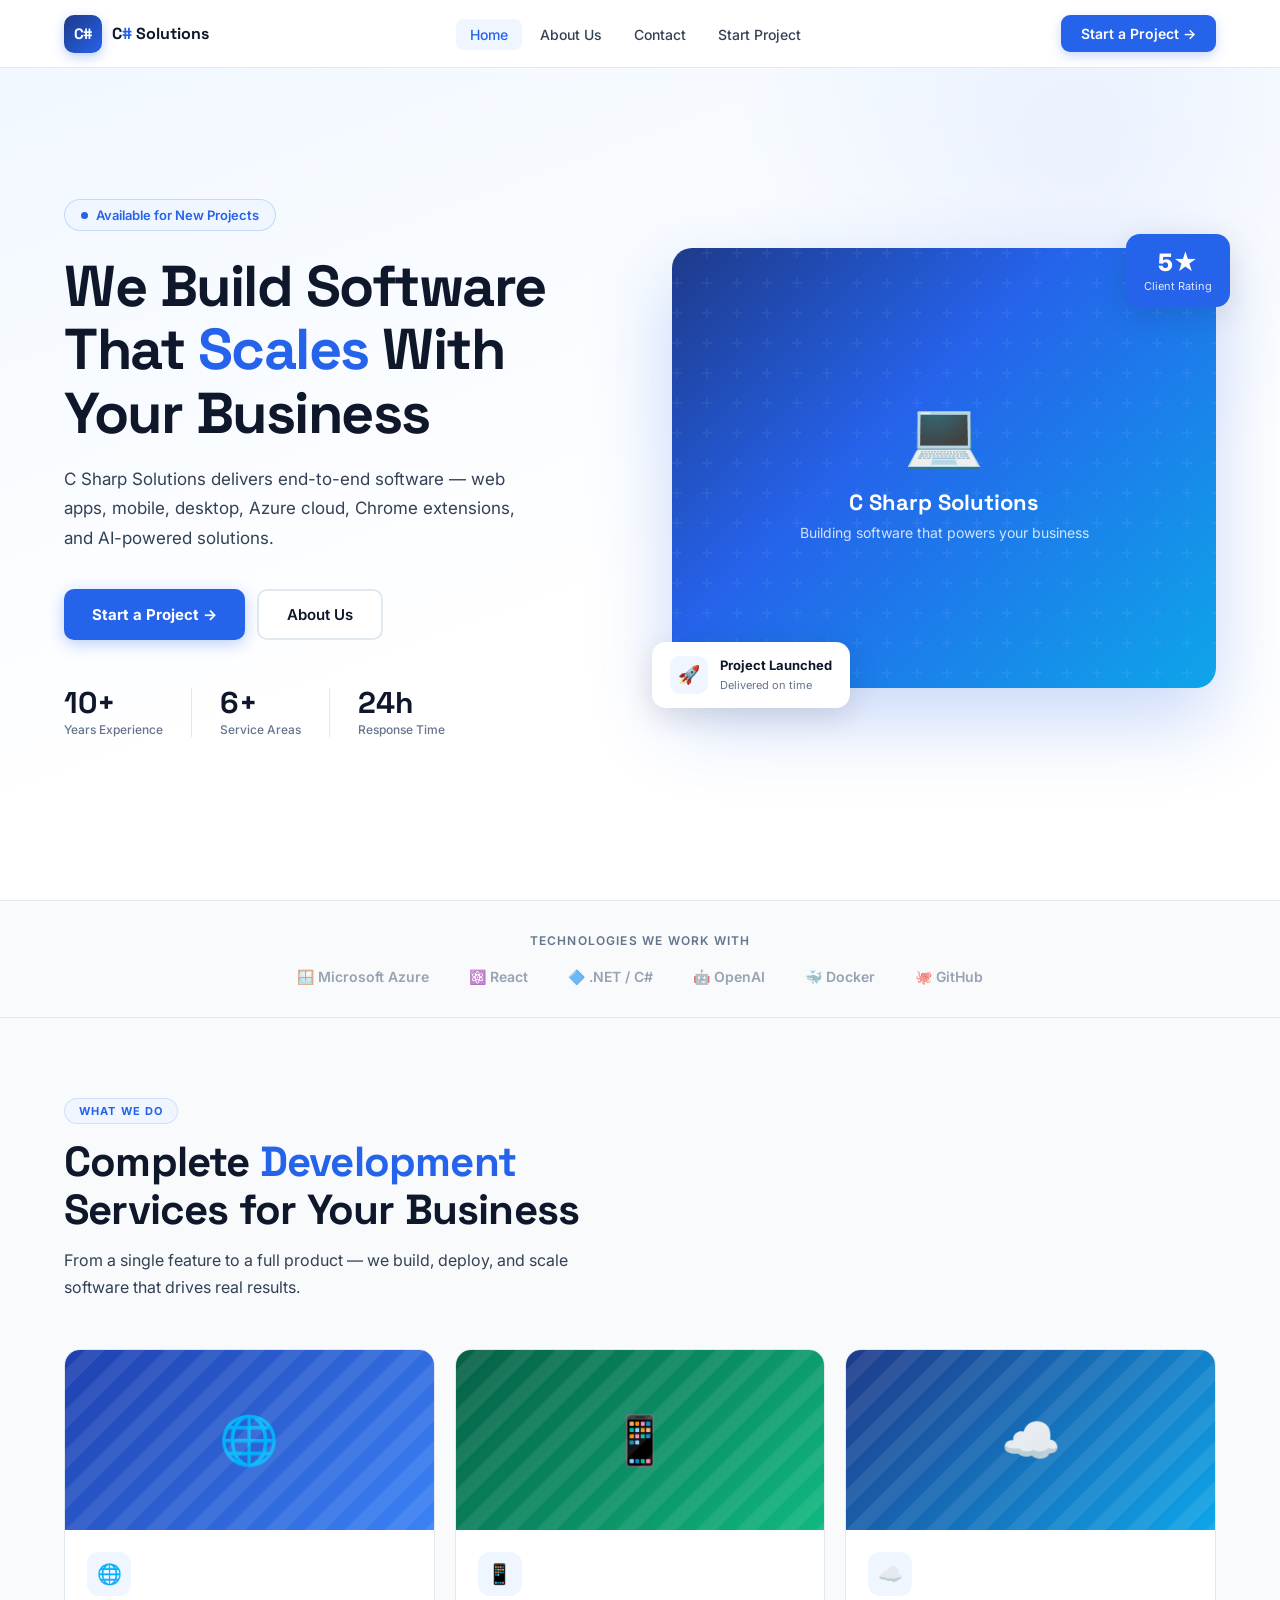
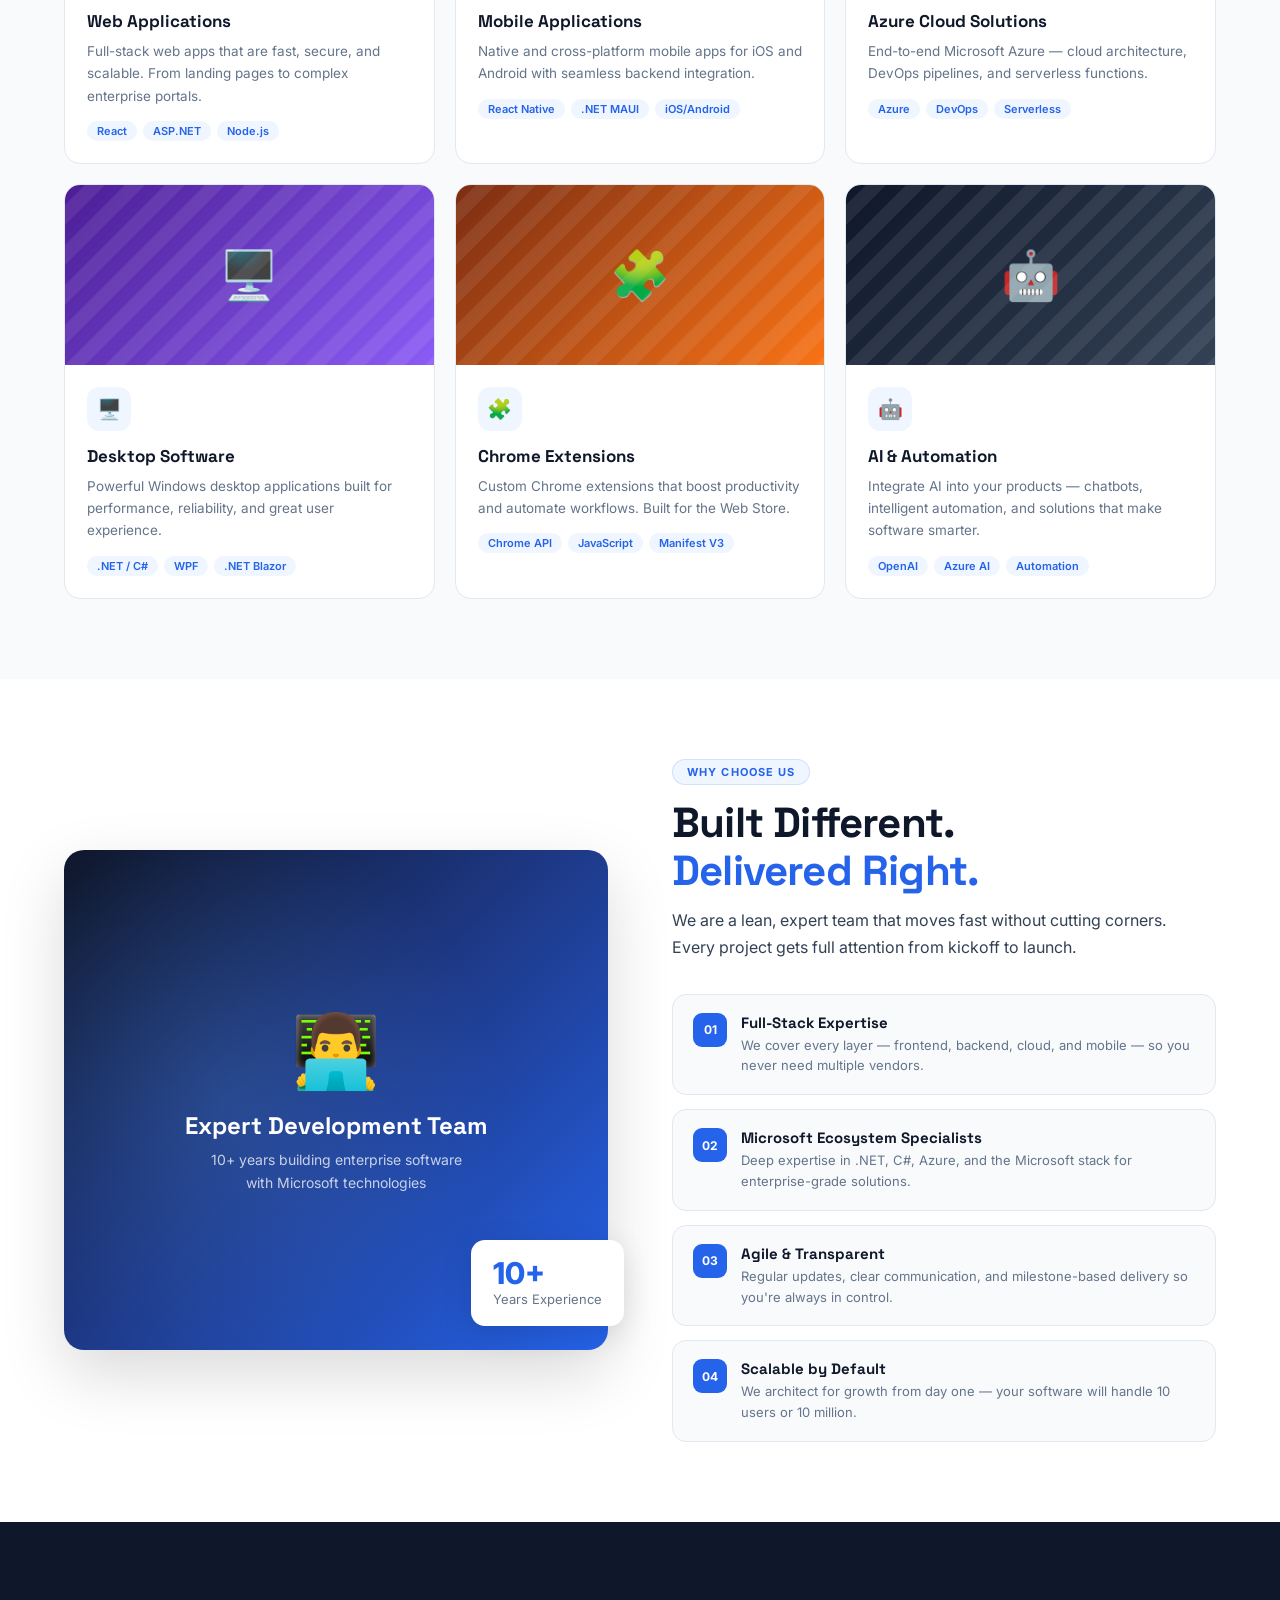
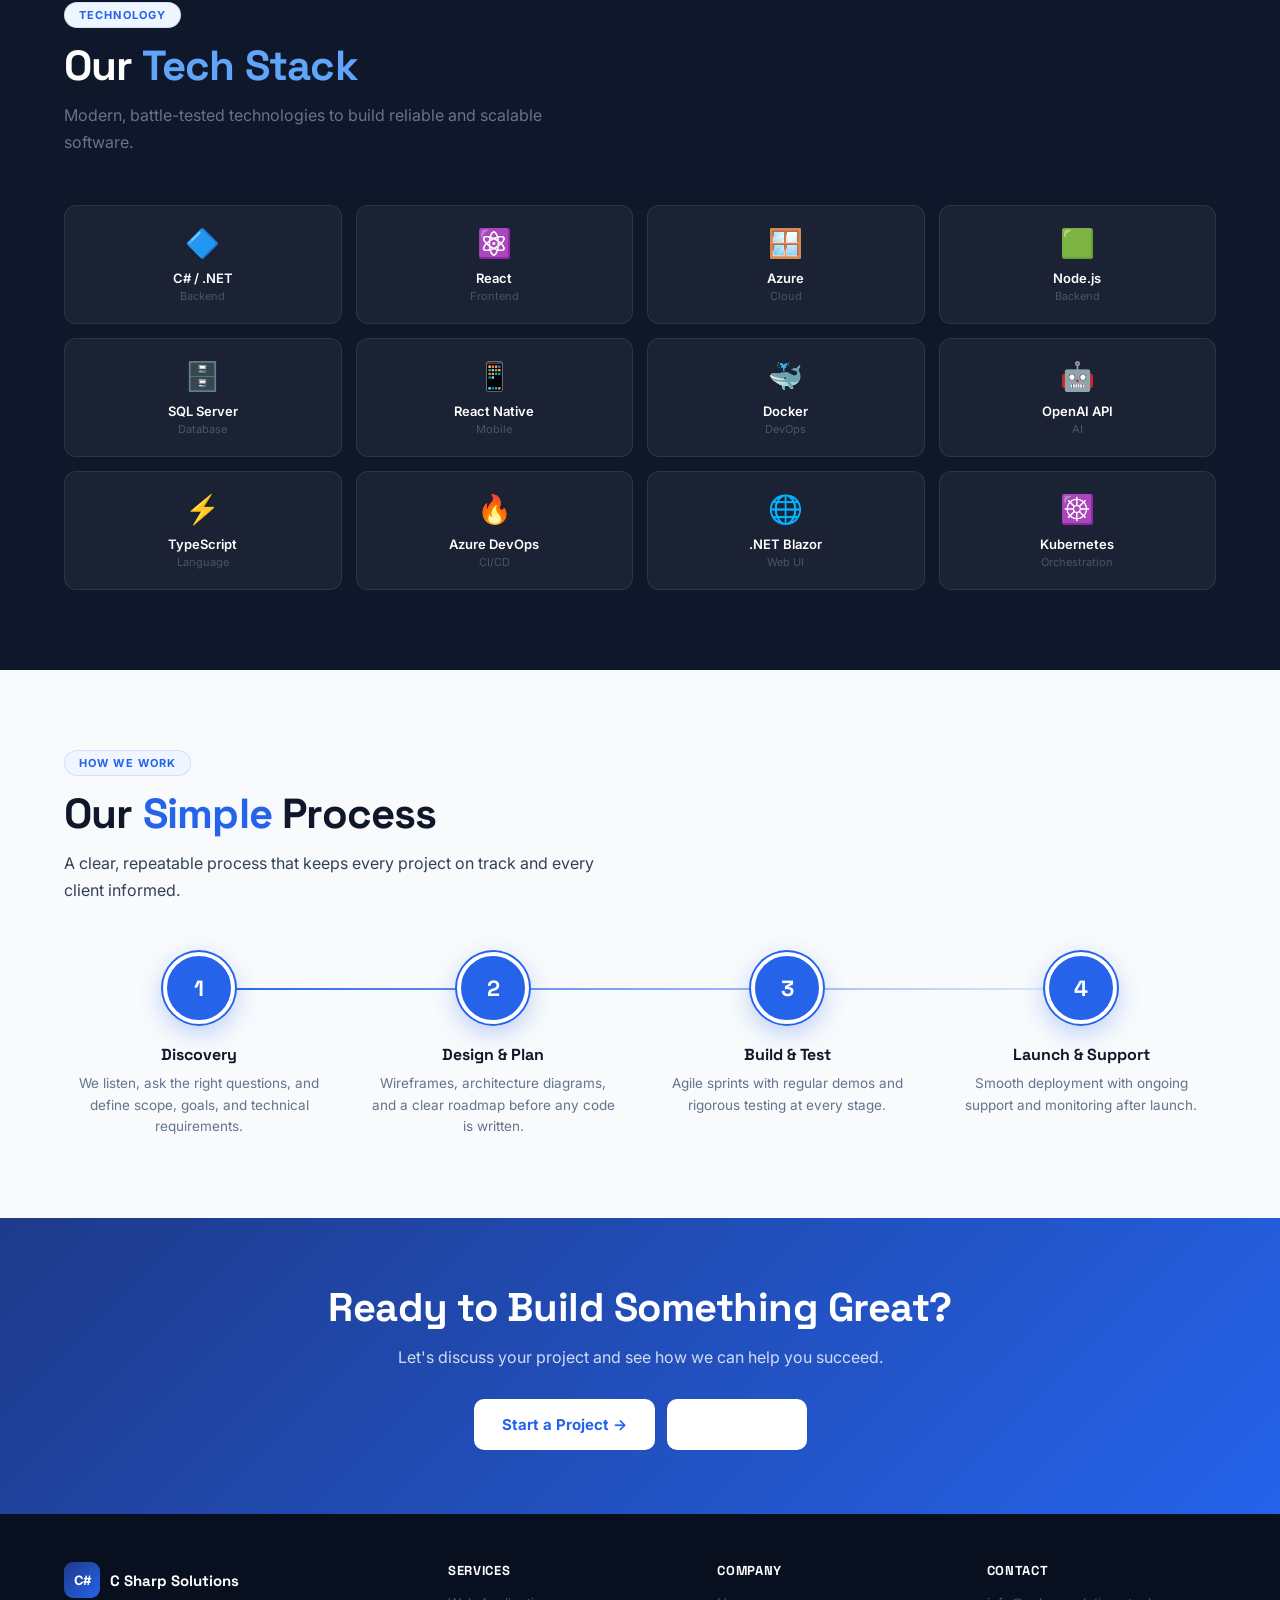
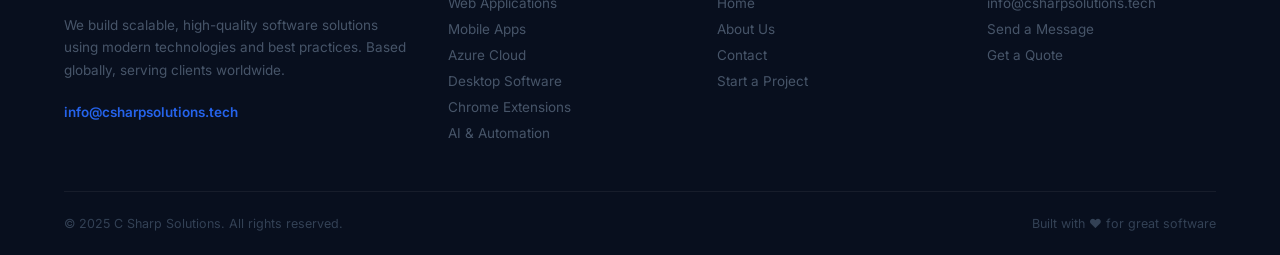
<file: index.html>
<!DOCTYPE html> 
<html lang="en"> 
<head> 
  <meta charset="UTF-8"/>
  <meta name="viewport" content="width=device-width, initial-scale=1.0"/>
  <title>C Sharp Solutions – Software Development & Cloud</title>
  <meta name="description" content="C Sharp Solutions delivers end-to-end software development — web, mobile, desktop, Azure cloud, Chrome extensions, and AI solutions."/>
  <link href="https://fonts.googleapis.com/css2?family=Inter:wght@300;400;500;600;700;800&family=Space+Grotesk:wght@400;500;600;700&display=swap" rel="stylesheet"/>
  <link rel="stylesheet" href="css/style.css"/>
  <style>
    /* HOME SPECIFIC */
    .hero { padding: 100px 5vw 64px; min-height: 100vh; display: flex; flex-direction: column; justify-content: center; background: linear-gradient(160deg, #f0f7ff 0%, #fff 60%); position: relative; overflow: hidden; }
    .hero::before { content: ''; position: absolute; top: -200px; right: -150px; width: 700px; height: 700px; border-radius: 50%; background: radial-gradient(circle, rgba(37,99,235,0.07) 0%, transparent 70%); }
    .hero-inner { max-width: 1200px; margin: 0 auto; width: 100%; display: grid; grid-template-columns: 1fr 1fr; gap: 64px; align-items: center; position: relative; }
    .hero-badge { display: inline-flex; align-items: center; gap: 8px; background: var(--blue-light); color: var(--blue); padding: 7px 16px; border-radius: 100px; font-size: 13px; font-weight: 600; margin-bottom: 24px; border: 1px solid rgba(37,99,235,0.2); }
    .badge-dot { width: 7px; height: 7px; border-radius: 50%; background: var(--blue); animation: blink 2s infinite; }
    @keyframes blink { 0%,100%{opacity:1}50%{opacity:.3} }
    .hero h1 { font-family: 'Space Grotesk', sans-serif; font-size: clamp(34px, 4.5vw, 60px); font-weight: 700; line-height: 1.1; letter-spacing: -1.5px; color: var(--ink); margin-bottom: 20px; }
    .hero h1 .hl { color: var(--blue); }
    .hero-desc { font-size: 17px; color: var(--ink2); line-height: 1.72; margin-bottom: 36px; max-width: 480px; }
    .hero-actions { display: flex; gap: 12px; flex-wrap: wrap; margin-bottom: 48px; }
    .hero-stats { display: flex; gap: 0; }
    .hstat { padding: 0 28px 0 0; }
    .hstat:not(:last-child) { border-right: 1px solid var(--border); margin-right: 28px; }
    .hstat-num { font-family: 'Space Grotesk', sans-serif; font-size: 30px; font-weight: 700; color: var(--ink); line-height: 1; }
    .hstat-label { font-size: 12px; color: var(--muted); margin-top: 4px; font-weight: 500; }
    .hero-visual { position: relative; }
    .hcard { position: absolute; background: #fff; border-radius: 14px; padding: 14px 18px; box-shadow: 0 8px 32px rgba(0,0,0,0.12); display: flex; align-items: center; gap: 12px; }
    .hcard1 { bottom: -20px; left: -20px; min-width: 190px; }
    .hcard2 { top: -14px; right: -14px; background: var(--blue); color: #fff; text-align: center; flex-direction: column; gap: 2px; padding: 14px 18px; }
    .hcard-icon { width: 38px; height: 38px; border-radius: 10px; background: var(--blue-light); display: flex; align-items: center; justify-content: center; font-size: 18px; flex-shrink: 0; }
    .hcard-text strong { display: block; font-size: 13px; font-weight: 700; color: var(--ink); }
    .hcard-text span { font-size: 11px; color: var(--muted); }
    .hcard2 strong { font-size: 24px; font-weight: 800; display: block; }
    .hcard2 span { font-size: 11px; opacity: .85; }
    @media (max-width: 900px) {
      .hero { padding: 88px 4vw 48px; min-height: auto; }
      .hero-inner { grid-template-columns: 1fr; gap: 40px; }
      .hero h1 { font-size: 34px; }
      .hero-visual { order: -1; }
      .hcard1 { left: 8px; bottom: -14px; min-width: 160px; padding: 10px 14px; }
      .hcard2 { top: -10px; right: 8px; padding: 10px 14px; }
      .hcard2 strong { font-size: 18px; }
      .hstat { padding: 0 16px 0 0; margin-right: 16px; }
      .hstat-num { font-size: 24px; }
    }
    @media (max-width: 480px) {
      .hero h1 { font-size: 28px; }
      .hero-actions { flex-direction: column; }
      .btn-blue, .btn-outline { justify-content: center; }
    }
  </style>
</head>
<body>

<!-- NAV -->
<nav>
  <a href="index.html" class="logo">
    <div class="logo-icon">C#</div>
    <span class="logo-name">C<span>#</span> Solutions</span>
  </a>
  <ul class="nav-links">
    <li><a href="index.html">Home</a></li>
    <li><a href="about.html">About Us</a></li>
    <li><a href="contact.html">Contact</a></li>
    <li><a href="start-project.html">Start Project</a></li>
  </ul>
  <a href="start-project.html" class="nav-btn">Start a Project →</a>
  <div class="hamburger" onclick="toggleMenu()"><span></span><span></span><span></span></div>
</nav>
<div class="mobile-menu" id="mobileMenu">
  <a href="index.html" onclick="toggleMenu()">Home</a>
  <a href="about.html" onclick="toggleMenu()">About Us</a>
  <a href="contact.html" onclick="toggleMenu()">Contact</a>
  <a href="start-project.html" class="mob-btn" onclick="toggleMenu()">Start a Project →</a>
</div>

<!-- HERO -->
<section class="hero">
  <div class="hero-inner">
    <div class="hero-content">
      <div class="hero-badge"><div class="badge-dot"></div>Available for New Projects</div>
      <h1>We Build Software<br/>That <span class="hl">Scales</span> With<br/>Your Business</h1>
      <p class="hero-desc">C Sharp Solutions delivers end-to-end software — web apps, mobile, desktop, Azure cloud, Chrome extensions, and AI-powered solutions.</p>
      <div class="hero-actions">
        <a href="start-project.html" class="btn-blue">Start a Project →</a>
        <a href="about.html" class="btn-outline">About Us</a>
      </div>
      <div class="hero-stats">
        <div class="hstat"><div class="hstat-num">10+</div><div class="hstat-label">Years Experience</div></div>
        <div class="hstat"><div class="hstat-num">6+</div><div class="hstat-label">Service Areas</div></div>
        <div class="hstat"><div class="hstat-num">24h</div><div class="hstat-label">Response Time</div></div>
      </div>
    </div>
    <div class="hero-visual">
      <div class="img-hero">
        <div class="img-hero-content">
          <span class="big-icon">💻</span>
          <h3>C Sharp Solutions</h3>
          <p>Building software that powers your business</p>
        </div>
      </div>
      <div class="hcard hcard1">
        <div class="hcard-icon">🚀</div>
        <div class="hcard-text"><strong>Project Launched</strong><span>Delivered on time</span></div>
      </div>
      <div class="hcard hcard2"><strong>5★</strong><span>Client Rating</span></div>
    </div>
  </div>
</section>

<!-- TRUST -->
<div class="trust">
  <div class="trust-inner">
    <p class="trust-label">Technologies We Work With</p>
    <div class="trust-logos">
      <div class="trust-item">🪟 Microsoft Azure</div>
      <div class="trust-item">⚛️ React</div>
      <div class="trust-item">🔷 .NET / C#</div>
      <div class="trust-item">🤖 OpenAI</div>
      <div class="trust-item">🐳 Docker</div>
      <div class="trust-item">🐙 GitHub</div>
    </div>
  </div>
</div>

<!-- SERVICES -->
<section class="sec" id="services" style="background:var(--bg2)">
  <div class="sec-inner">
    <div class="sec-label">What We Do</div>
    <h2 class="sec-title fade-up">Complete <span>Development</span><br/>Services for Your Business</h2>
    <p class="sec-desc fade-up">From a single feature to a full product — we build, deploy, and scale software that drives real results.</p>
    <div class="srv-grid">
      <div class="srv-card fade-up">
        <div class="img-service srv-web">🌐</div>
        <div class="srv-body">
          <div class="srv-icon">🌐</div>
          <h3>Web Applications</h3>
          <p>Full-stack web apps that are fast, secure, and scalable. From landing pages to complex enterprise portals.</p>
          <div class="srv-tags"><span class="srv-tag">React</span><span class="srv-tag">ASP.NET</span><span class="srv-tag">Node.js</span></div>
        </div>
      </div>
      <div class="srv-card fade-up">
        <div class="img-service srv-mobile">📱</div>
        <div class="srv-body">
          <div class="srv-icon">📱</div>
          <h3>Mobile Applications</h3>
          <p>Native and cross-platform mobile apps for iOS and Android with seamless backend integration.</p>
          <div class="srv-tags"><span class="srv-tag">React Native</span><span class="srv-tag">.NET MAUI</span><span class="srv-tag">iOS/Android</span></div>
        </div>
      </div>
      <div class="srv-card fade-up">
        <div class="img-service srv-cloud">☁️</div>
        <div class="srv-body">
          <div class="srv-icon">☁️</div>
          <h3>Azure Cloud Solutions</h3>
          <p>End-to-end Microsoft Azure — cloud architecture, DevOps pipelines, and serverless functions.</p>
          <div class="srv-tags"><span class="srv-tag">Azure</span><span class="srv-tag">DevOps</span><span class="srv-tag">Serverless</span></div>
        </div>
      </div>
      <div class="srv-card fade-up">
        <div class="img-service srv-desktop">🖥️</div>
        <div class="srv-body">
          <div class="srv-icon">🖥️</div>
          <h3>Desktop Software</h3>
          <p>Powerful Windows desktop applications built for performance, reliability, and great user experience.</p>
          <div class="srv-tags"><span class="srv-tag">.NET / C#</span><span class="srv-tag">WPF</span><span class="srv-tag">.NET Blazor</span></div>
        </div>
      </div>
      <div class="srv-card fade-up">
        <div class="img-service srv-chrome">🧩</div>
        <div class="srv-body">
          <div class="srv-icon">🧩</div>
          <h3>Chrome Extensions</h3>
          <p>Custom Chrome extensions that boost productivity and automate workflows. Built for the Web Store.</p>
          <div class="srv-tags"><span class="srv-tag">Chrome API</span><span class="srv-tag">JavaScript</span><span class="srv-tag">Manifest V3</span></div>
        </div>
      </div>
      <div class="srv-card fade-up">
        <div class="img-service srv-ai">🤖</div>
        <div class="srv-body">
          <div class="srv-icon">🤖</div>
          <h3>AI & Automation</h3>
          <p>Integrate AI into your products — chatbots, intelligent automation, and solutions that make software smarter.</p>
          <div class="srv-tags"><span class="srv-tag">OpenAI</span><span class="srv-tag">Azure AI</span><span class="srv-tag">Automation</span></div>
        </div>
      </div>
    </div>
  </div>
</section>

<!-- WHY US -->
<section class="sec" id="why">
  <div class="sec-inner">
    <div class="why-grid">
      <div class="why-imgwrap fade-up">
        <div class="img-about">
          <div class="img-about-content">
            <span class="big-icon">👨‍💻</span>
            <h3>Expert Development Team</h3>
            <p>10+ years building enterprise software<br/>with Microsoft technologies</p>
          </div>
        </div>
        <div class="why-badge"><strong>10+</strong><span>Years Experience</span></div>
      </div>
      <div>
        <div class="sec-label">Why Choose Us</div>
        <h2 class="sec-title fade-up">Built Different.<br/><span>Delivered Right.</span></h2>
        <p class="sec-desc fade-up">We are a lean, expert team that moves fast without cutting corners. Every project gets full attention from kickoff to launch.</p>
        <div class="why-items">
          <div class="why-item fade-up"><div class="why-num">01</div><div><h4>Full-Stack Expertise</h4><p>We cover every layer — frontend, backend, cloud, and mobile — so you never need multiple vendors.</p></div></div>
          <div class="why-item fade-up"><div class="why-num">02</div><div><h4>Microsoft Ecosystem Specialists</h4><p>Deep expertise in .NET, C#, Azure, and the Microsoft stack for enterprise-grade solutions.</p></div></div>
          <div class="why-item fade-up"><div class="why-num">03</div><div><h4>Agile & Transparent</h4><p>Regular updates, clear communication, and milestone-based delivery so you're always in control.</p></div></div>
          <div class="why-item fade-up"><div class="why-num">04</div><div><h4>Scalable by Default</h4><p>We architect for growth from day one — your software will handle 10 users or 10 million.</p></div></div>
        </div>
      </div>
    </div>
  </div>
</section>

<!-- TECH STACK -->
<section class="sec stk-section">
  <div class="sec-inner">
    <div class="sec-label">Technology</div>
    <h2 class="sec-title fade-up" style="color:#fff">Our <span style="color:#60a5fa">Tech Stack</span></h2>
    <p class="sec-desc fade-up" style="color:#64748b">Modern, battle-tested technologies to build reliable and scalable software.</p>
    <div class="stk-grid">
      <div class="stk-item fade-up"><div class="stk-icon">🔷</div><div class="stk-name">C# / .NET</div><div class="stk-sub">Backend</div></div>
      <div class="stk-item fade-up"><div class="stk-icon">⚛️</div><div class="stk-name">React</div><div class="stk-sub">Frontend</div></div>
      <div class="stk-item fade-up"><div class="stk-icon">🪟</div><div class="stk-name">Azure</div><div class="stk-sub">Cloud</div></div>
      <div class="stk-item fade-up"><div class="stk-icon">🟩</div><div class="stk-name">Node.js</div><div class="stk-sub">Backend</div></div>
      <div class="stk-item fade-up"><div class="stk-icon">🗄️</div><div class="stk-name">SQL Server</div><div class="stk-sub">Database</div></div>
      <div class="stk-item fade-up"><div class="stk-icon">📱</div><div class="stk-name">React Native</div><div class="stk-sub">Mobile</div></div>
      <div class="stk-item fade-up"><div class="stk-icon">🐳</div><div class="stk-name">Docker</div><div class="stk-sub">DevOps</div></div>
      <div class="stk-item fade-up"><div class="stk-icon">🤖</div><div class="stk-name">OpenAI API</div><div class="stk-sub">AI</div></div>
      <div class="stk-item fade-up"><div class="stk-icon">⚡</div><div class="stk-name">TypeScript</div><div class="stk-sub">Language</div></div>
      <div class="stk-item fade-up"><div class="stk-icon">🔥</div><div class="stk-name">Azure DevOps</div><div class="stk-sub">CI/CD</div></div>
      <div class="stk-item fade-up"><div class="stk-icon">🌐</div><div class="stk-name">.NET Blazor</div><div class="stk-sub">Web UI</div></div>
      <div class="stk-item fade-up"><div class="stk-icon">☸️</div><div class="stk-name">Kubernetes</div><div class="stk-sub">Orchestration</div></div>
    </div>
  </div>
</section>

<!-- PROCESS -->
<section class="sec" id="process" style="background:var(--bg2)">
  <div class="sec-inner">
    <div class="sec-label">How We Work</div>
    <h2 class="sec-title fade-up">Our <span>Simple</span> Process</h2>
    <p class="sec-desc fade-up">A clear, repeatable process that keeps every project on track and every client informed.</p>
    <div class="prc-grid">
      <div class="prc-step fade-up"><div class="prc-num">1</div><h4>Discovery</h4><p>We listen, ask the right questions, and define scope, goals, and technical requirements.</p></div>
      <div class="prc-step fade-up"><div class="prc-num">2</div><h4>Design & Plan</h4><p>Wireframes, architecture diagrams, and a clear roadmap before any code is written.</p></div>
      <div class="prc-step fade-up"><div class="prc-num">3</div><h4>Build & Test</h4><p>Agile sprints with regular demos and rigorous testing at every stage.</p></div>
      <div class="prc-step fade-up"><div class="prc-num">4</div><h4>Launch & Support</h4><p>Smooth deployment with ongoing support and monitoring after launch.</p></div>
    </div>
  </div>
</section>

<!-- CTA -->
<div class="cta-banner">
  <h2>Ready to Build Something Great?</h2>
  <p>Let's discuss your project and see how we can help you succeed.</p>
  <div class="cta-actions">
    <a href="start-project.html" class="btn-white">Start a Project →</a>
    <a href="contact.html" class="btn-outline" style="border-color:rgba(255,255,255,.3);color:#fff;">Contact Us</a>
  </div>
</div>

<!-- FOOTER -->
<footer>
  <div class="foot-top">
    <div class="foot-brand">
      <div class="foot-logo"><div class="foot-logo-icon">C#</div><span class="foot-logo-name">C Sharp Solutions</span></div>
      <p class="foot-desc">We build scalable, high-quality software solutions using modern technologies and best practices. Based globally, serving clients worldwide.</p>
      <a href="mailto:info@csharpsolutions.tech" class="foot-email">info@csharpsolutions.tech</a>
    </div>
    <div class="foot-col">
      <h4>Services</h4>
      <a href="index.html#services">Web Applications</a>
      <a href="index.html#services">Mobile Apps</a>
      <a href="index.html#services">Azure Cloud</a>
      <a href="index.html#services">Desktop Software</a>
      <a href="index.html#services">Chrome Extensions</a>
      <a href="index.html#services">AI & Automation</a>
    </div>
    <div class="foot-col">
      <h4>Company</h4>
      <a href="index.html">Home</a>
      <a href="about.html">About Us</a>
      <a href="contact.html">Contact</a>
      <a href="start-project.html">Start a Project</a>
    </div>
    <div class="foot-col">
      <h4>Contact</h4>
      <a href="mailto:info@csharpsolutions.tech">info@csharpsolutions.tech</a>
      <a href="contact.html">Send a Message</a>
      <a href="start-project.html">Get a Quote</a>
    </div>
  </div>
  <div class="foot-bottom">
    <span>© 2025 C Sharp Solutions. All rights reserved.</span>
    <span>Built with ❤️ for great software</span>
  </div>
</footer>

<script src="js/main.js"></script>
</body>
</html>
</file>
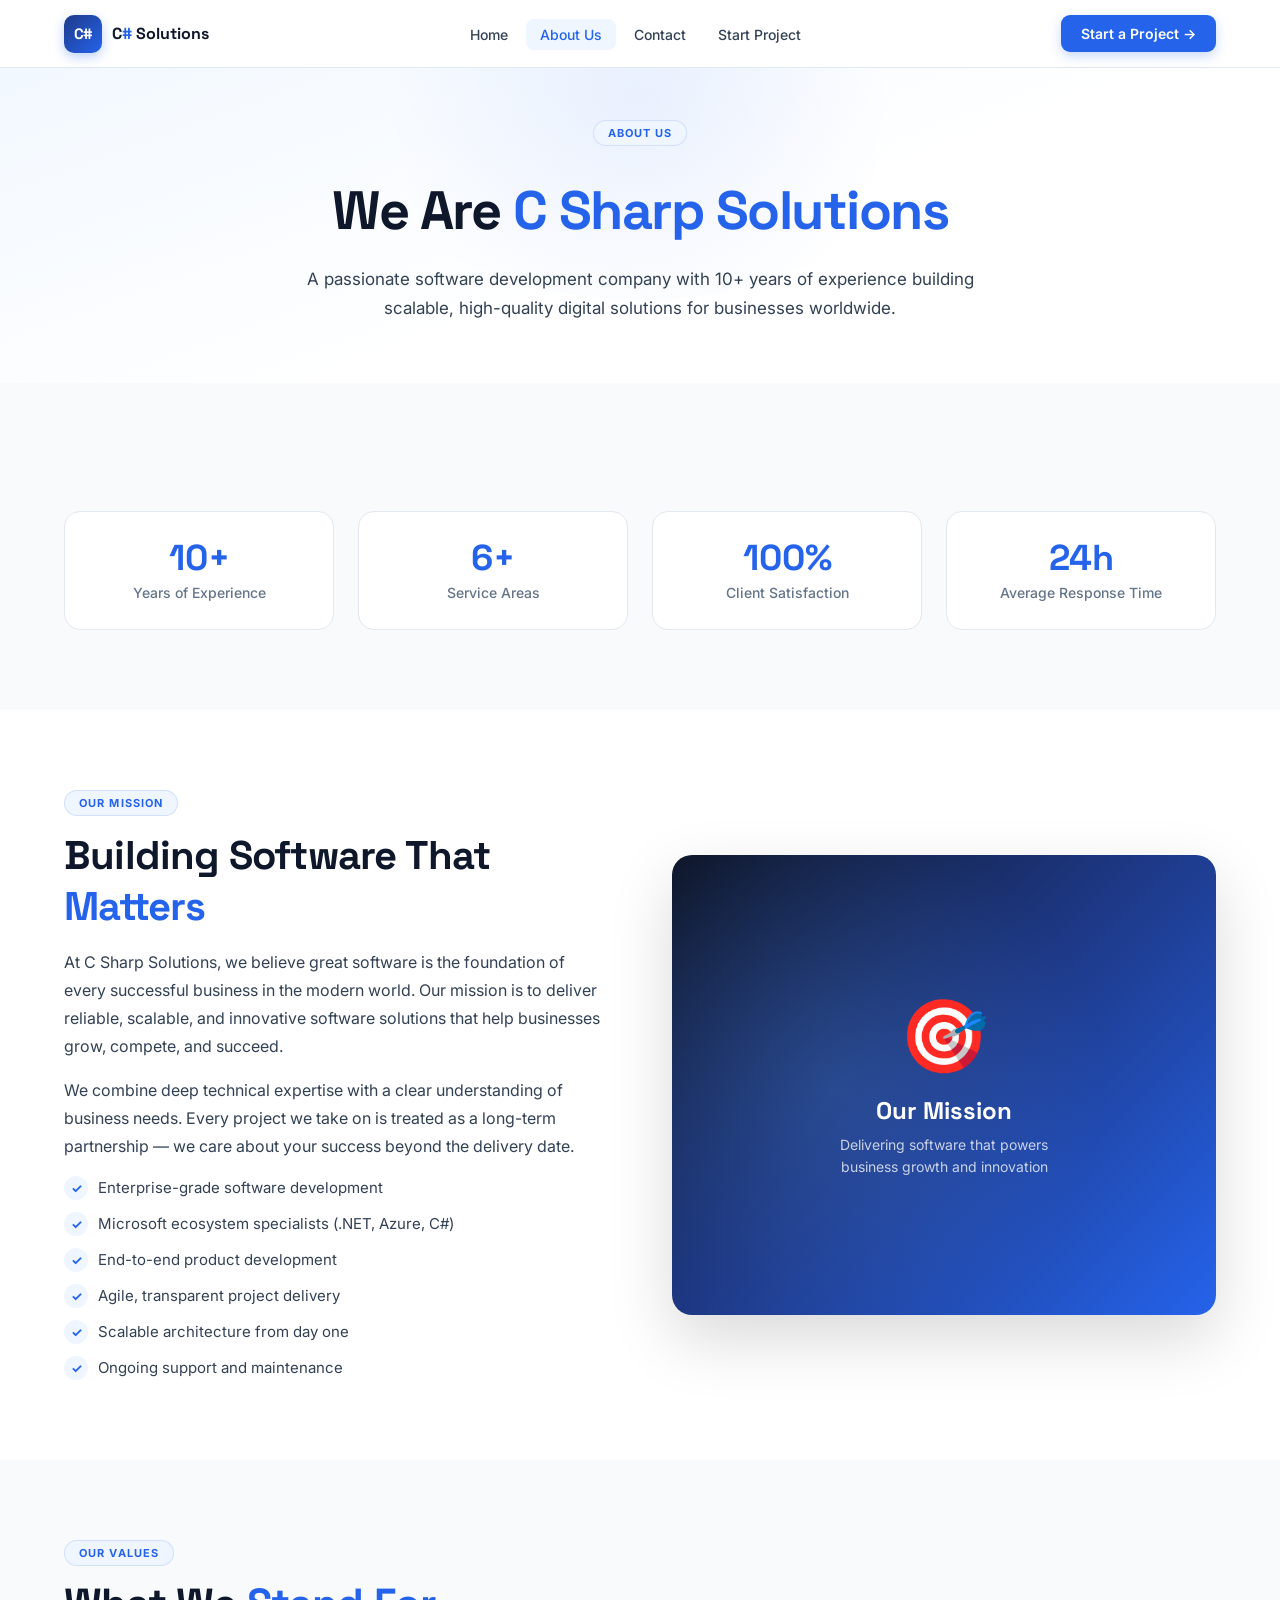
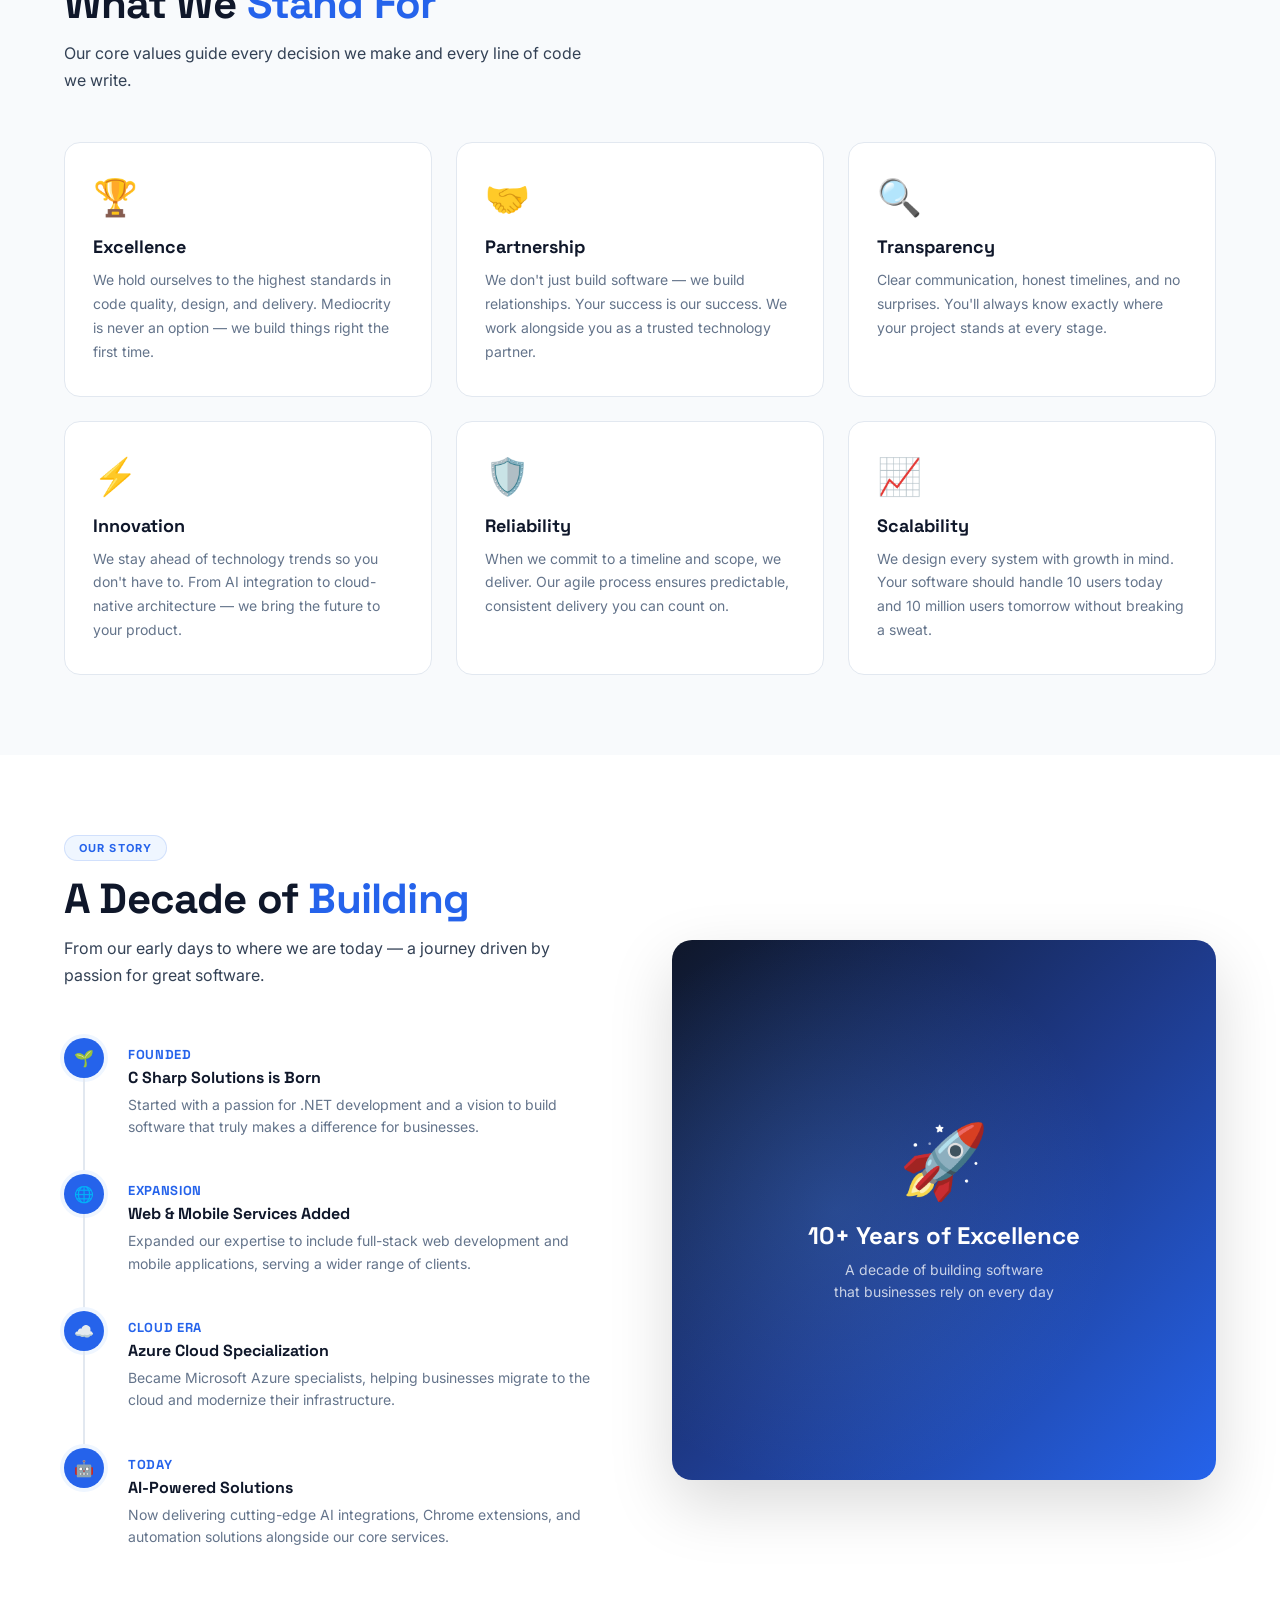
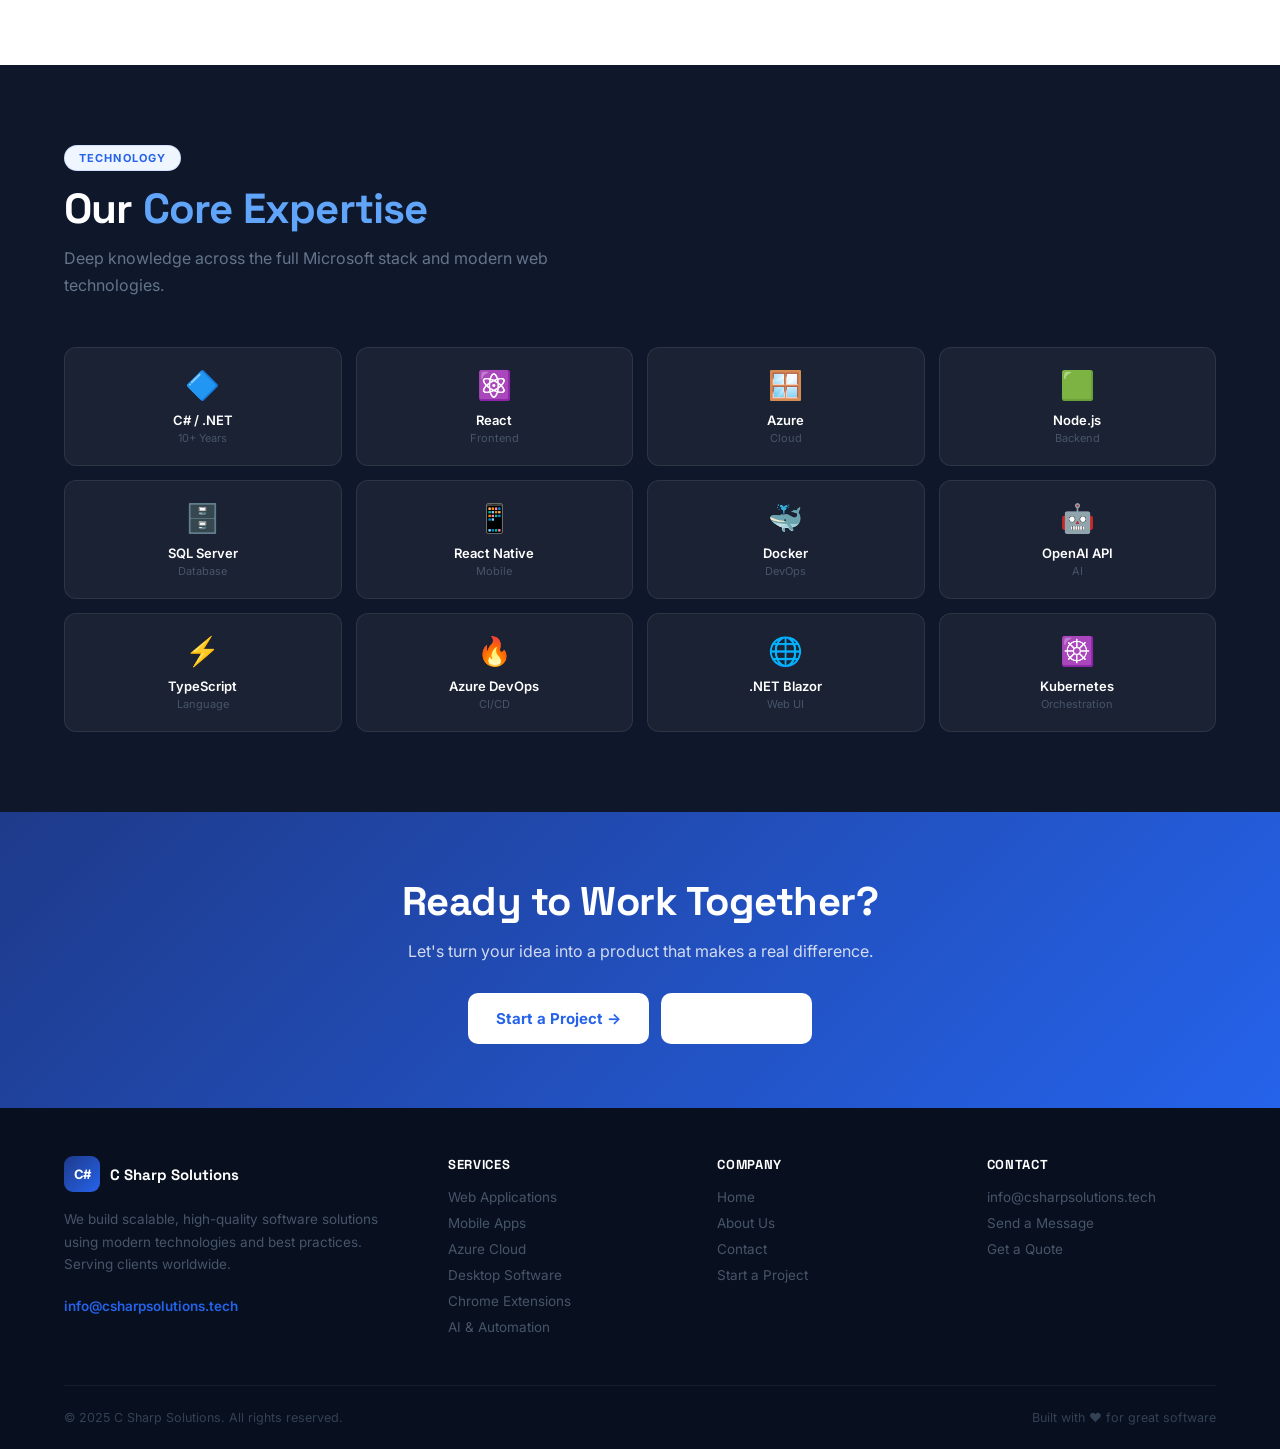
<file: about.html>
<!DOCTYPE html>
<html lang="en">
<head>
  <meta charset="UTF-8"/>
  <meta name="viewport" content="width=device-width, initial-scale=1.0"/>
  <title>About Us – C Sharp Solutions</title>
  <meta name="description" content="Learn about C Sharp Solutions — our mission, values, expertise, and the team behind your software."/>
  <link href="https://fonts.googleapis.com/css2?family=Inter:wght@300;400;500;600;700;800&family=Space+Grotesk:wght@400;500;600;700&display=swap" rel="stylesheet"/>
  <link rel="stylesheet" href="css/style.css"/>
  <style>
    .values-grid { display: grid; grid-template-columns: repeat(3,1fr); gap: 24px; margin-top: 48px; }
    .value-card { background: #fff; border: 1px solid var(--border); border-radius: var(--radius); padding: 32px 28px; transition: transform .3s, box-shadow .3s; }
    .value-card:hover { transform: translateY(-6px); box-shadow: 0 20px 48px rgba(0,0,0,0.07); }
    .value-icon { font-size: 36px; margin-bottom: 16px; display: block; }
    .value-card h3 { font-family: 'Space Grotesk', sans-serif; font-size: 18px; font-weight: 700; margin-bottom: 10px; }
    .value-card p { font-size: 14px; color: var(--muted); line-height: 1.7; }
    .mission-grid { display: grid; grid-template-columns: 1fr 1fr; gap: 64px; align-items: center; }
    .mission-content h2 { font-family: 'Space Grotesk', sans-serif; font-size: clamp(26px,3.5vw,40px); font-weight: 700; letter-spacing: -.8px; color: var(--ink); margin-bottom: 16px; }
    .mission-content h2 span { color: var(--blue); }
    .mission-content p { font-size: 16px; color: var(--ink2); line-height: 1.75; margin-bottom: 16px; }
    .expertise-list { display: flex; flex-direction: column; gap: 12px; margin-top: 8px; }
    .exp-item { display: flex; align-items: center; gap: 10px; font-size: 15px; color: var(--ink2); }
    .exp-item::before { content: '✓'; width: 24px; height: 24px; border-radius: 50%; background: var(--blue-light); color: var(--blue); display: flex; align-items: center; justify-content: center; font-size: 13px; font-weight: 700; flex-shrink: 0; }
    .timeline { margin-top: 48px; display: flex; flex-direction: column; gap: 0; }
    .tl-item { display: flex; gap: 24px; padding-bottom: 36px; position: relative; }
    .tl-item:not(:last-child)::after { content: ''; position: absolute; left: 19px; top: 40px; bottom: 0; width: 2px; background: var(--border); }
    .tl-dot { width: 40px; height: 40px; border-radius: 50%; background: var(--blue); color: #fff; display: flex; align-items: center; justify-content: center; font-size: 16px; flex-shrink: 0; box-shadow: 0 0 0 4px var(--blue-light); }
    .tl-content { padding-top: 8px; }
    .tl-year { font-family: 'Space Grotesk', sans-serif; font-size: 13px; font-weight: 700; color: var(--blue); margin-bottom: 4px; letter-spacing: .05em; }
    .tl-content h4 { font-family: 'Space Grotesk', sans-serif; font-size: 16px; font-weight: 700; color: var(--ink); margin-bottom: 6px; }
    .tl-content p { font-size: 14px; color: var(--muted); line-height: 1.6; }
    @media (max-width: 900px) {
      .values-grid { grid-template-columns: 1fr 1fr; }
      .mission-grid { grid-template-columns: 1fr; }
    }
    @media (max-width: 600px) {
      .values-grid { grid-template-columns: 1fr; }
    }
  </style>
</head>
<body>

<!-- NAV -->
<nav>
  <a href="index.html" class="logo">
    <div class="logo-icon">C#</div>
    <span class="logo-name">C<span>#</span> Solutions</span>
  </a>
  <ul class="nav-links">
    <li><a href="index.html">Home</a></li>
    <li><a href="about.html" class="active">About Us</a></li>
    <li><a href="contact.html">Contact</a></li>
    <li><a href="start-project.html">Start Project</a></li>
  </ul>
  <a href="start-project.html" class="nav-btn">Start a Project →</a>
  <div class="hamburger" onclick="toggleMenu()"><span></span><span></span><span></span></div>
</nav>
<div class="mobile-menu" id="mobileMenu">
  <a href="index.html" onclick="toggleMenu()">Home</a>
  <a href="about.html" onclick="toggleMenu()">About Us</a>
  <a href="contact.html" onclick="toggleMenu()">Contact</a>
  <a href="start-project.html" class="mob-btn" onclick="toggleMenu()">Start a Project →</a>
</div>

<!-- PAGE HEADER -->
<div class="page-header">
  <div class="page-header-inner">
    <div class="sec-label">About Us</div>
    <h1>We Are <span>C Sharp Solutions</span></h1>
    <p>A passionate software development company with 10+ years of experience building scalable, high-quality digital solutions for businesses worldwide.</p>
  </div>
</div>

<!-- STATS -->
<section class="sec" style="background:var(--bg2)">
  <div class="sec-inner">
    <div class="stats-grid">
      <div class="stat-card fade-up"><div class="stat-num">10+</div><div class="stat-label">Years of Experience</div></div>
      <div class="stat-card fade-up"><div class="stat-num">6+</div><div class="stat-label">Service Areas</div></div>
      <div class="stat-card fade-up"><div class="stat-num">100%</div><div class="stat-label">Client Satisfaction</div></div>
      <div class="stat-card fade-up"><div class="stat-num">24h</div><div class="stat-label">Average Response Time</div></div>
    </div>
  </div>
</section>

<!-- MISSION -->
<section class="sec">
  <div class="sec-inner">
    <div class="mission-grid">
      <div class="mission-content">
        <div class="sec-label">Our Mission</div>
        <h2 class="fade-up">Building Software That <span>Matters</span></h2>
        <p class="fade-up">At C Sharp Solutions, we believe great software is the foundation of every successful business in the modern world. Our mission is to deliver reliable, scalable, and innovative software solutions that help businesses grow, compete, and succeed.</p>
        <p class="fade-up">We combine deep technical expertise with a clear understanding of business needs. Every project we take on is treated as a long-term partnership — we care about your success beyond the delivery date.</p>
        <div class="expertise-list fade-up">
          <div class="exp-item">Enterprise-grade software development</div>
          <div class="exp-item">Microsoft ecosystem specialists (.NET, Azure, C#)</div>
          <div class="exp-item">End-to-end product development</div>
          <div class="exp-item">Agile, transparent project delivery</div>
          <div class="exp-item">Scalable architecture from day one</div>
          <div class="exp-item">Ongoing support and maintenance</div>
        </div>
      </div>
      <div class="why-imgwrap fade-up">
        <div class="img-about" style="height:460px">
          <div class="img-about-content">
            <span class="big-icon">🎯</span>
            <h3>Our Mission</h3>
            <p>Delivering software that powers<br/>business growth and innovation</p>
          </div>
        </div>
      </div>
    </div>
  </div>
</section>

<!-- VALUES -->
<section class="sec" style="background:var(--bg2)">
  <div class="sec-inner">
    <div class="sec-label">Our Values</div>
    <h2 class="sec-title fade-up">What We <span>Stand For</span></h2>
    <p class="sec-desc fade-up">Our core values guide every decision we make and every line of code we write.</p>
    <div class="values-grid">
      <div class="value-card fade-up">
        <span class="value-icon">🏆</span>
        <h3>Excellence</h3>
        <p>We hold ourselves to the highest standards in code quality, design, and delivery. Mediocrity is never an option — we build things right the first time.</p>
      </div>
      <div class="value-card fade-up">
        <span class="value-icon">🤝</span>
        <h3>Partnership</h3>
        <p>We don't just build software — we build relationships. Your success is our success. We work alongside you as a trusted technology partner.</p>
      </div>
      <div class="value-card fade-up">
        <span class="value-icon">🔍</span>
        <h3>Transparency</h3>
        <p>Clear communication, honest timelines, and no surprises. You'll always know exactly where your project stands at every stage.</p>
      </div>
      <div class="value-card fade-up">
        <span class="value-icon">⚡</span>
        <h3>Innovation</h3>
        <p>We stay ahead of technology trends so you don't have to. From AI integration to cloud-native architecture — we bring the future to your product.</p>
      </div>
      <div class="value-card fade-up">
        <span class="value-icon">🛡️</span>
        <h3>Reliability</h3>
        <p>When we commit to a timeline and scope, we deliver. Our agile process ensures predictable, consistent delivery you can count on.</p>
      </div>
      <div class="value-card fade-up">
        <span class="value-icon">📈</span>
        <h3>Scalability</h3>
        <p>We design every system with growth in mind. Your software should handle 10 users today and 10 million users tomorrow without breaking a sweat.</p>
      </div>
    </div>
  </div>
</section>

<!-- OUR STORY -->
<section class="sec">
  <div class="sec-inner">
    <div class="why-grid">
      <div>
        <div class="sec-label">Our Story</div>
        <h2 class="sec-title fade-up">A Decade of <span>Building</span></h2>
        <p class="sec-desc fade-up">From our early days to where we are today — a journey driven by passion for great software.</p>
        <div class="timeline">
          <div class="tl-item fade-up">
            <div class="tl-dot">🌱</div>
            <div class="tl-content">
              <div class="tl-year">FOUNDED</div>
              <h4>C Sharp Solutions is Born</h4>
              <p>Started with a passion for .NET development and a vision to build software that truly makes a difference for businesses.</p>
            </div>
          </div>
          <div class="tl-item fade-up">
            <div class="tl-dot">🌐</div>
            <div class="tl-content">
              <div class="tl-year">EXPANSION</div>
              <h4>Web & Mobile Services Added</h4>
              <p>Expanded our expertise to include full-stack web development and mobile applications, serving a wider range of clients.</p>
            </div>
          </div>
          <div class="tl-item fade-up">
            <div class="tl-dot">☁️</div>
            <div class="tl-content">
              <div class="tl-year">CLOUD ERA</div>
              <h4>Azure Cloud Specialization</h4>
              <p>Became Microsoft Azure specialists, helping businesses migrate to the cloud and modernize their infrastructure.</p>
            </div>
          </div>
          <div class="tl-item fade-up">
            <div class="tl-dot">🤖</div>
            <div class="tl-content">
              <div class="tl-year">TODAY</div>
              <h4>AI-Powered Solutions</h4>
              <p>Now delivering cutting-edge AI integrations, Chrome extensions, and automation solutions alongside our core services.</p>
            </div>
          </div>
        </div>
      </div>
      <div class="fade-up">
        <div class="img-about" style="height:540px">
          <div class="img-about-content">
            <span class="big-icon">🚀</span>
            <h3>10+ Years of Excellence</h3>
            <p>A decade of building software<br/>that businesses rely on every day</p>
          </div>
        </div>
      </div>
    </div>
  </div>
</section>

<!-- EXPERTISE -->
<section class="sec stk-section">
  <div class="sec-inner">
    <div class="sec-label">Technology</div>
    <h2 class="sec-title fade-up" style="color:#fff">Our <span style="color:#60a5fa">Core Expertise</span></h2>
    <p class="sec-desc fade-up" style="color:#64748b">Deep knowledge across the full Microsoft stack and modern web technologies.</p>
    <div class="stk-grid">
      <div class="stk-item fade-up"><div class="stk-icon">🔷</div><div class="stk-name">C# / .NET</div><div class="stk-sub">10+ Years</div></div>
      <div class="stk-item fade-up"><div class="stk-icon">⚛️</div><div class="stk-name">React</div><div class="stk-sub">Frontend</div></div>
      <div class="stk-item fade-up"><div class="stk-icon">🪟</div><div class="stk-name">Azure</div><div class="stk-sub">Cloud</div></div>
      <div class="stk-item fade-up"><div class="stk-icon">🟩</div><div class="stk-name">Node.js</div><div class="stk-sub">Backend</div></div>
      <div class="stk-item fade-up"><div class="stk-icon">🗄️</div><div class="stk-name">SQL Server</div><div class="stk-sub">Database</div></div>
      <div class="stk-item fade-up"><div class="stk-icon">📱</div><div class="stk-name">React Native</div><div class="stk-sub">Mobile</div></div>
      <div class="stk-item fade-up"><div class="stk-icon">🐳</div><div class="stk-name">Docker</div><div class="stk-sub">DevOps</div></div>
      <div class="stk-item fade-up"><div class="stk-icon">🤖</div><div class="stk-name">OpenAI API</div><div class="stk-sub">AI</div></div>
      <div class="stk-item fade-up"><div class="stk-icon">⚡</div><div class="stk-name">TypeScript</div><div class="stk-sub">Language</div></div>
      <div class="stk-item fade-up"><div class="stk-icon">🔥</div><div class="stk-name">Azure DevOps</div><div class="stk-sub">CI/CD</div></div>
      <div class="stk-item fade-up"><div class="stk-icon">🌐</div><div class="stk-name">.NET Blazor</div><div class="stk-sub">Web UI</div></div>
      <div class="stk-item fade-up"><div class="stk-icon">☸️</div><div class="stk-name">Kubernetes</div><div class="stk-sub">Orchestration</div></div>
    </div>
  </div>
</section>

<!-- CTA -->
<div class="cta-banner">
  <h2>Ready to Work Together?</h2>
  <p>Let's turn your idea into a product that makes a real difference.</p>
  <div class="cta-actions">
    <a href="start-project.html" class="btn-white">Start a Project →</a>
    <a href="contact.html" class="btn-outline" style="border-color:rgba(255,255,255,.3);color:#fff;">Get in Touch</a>
  </div>
</div>

<!-- FOOTER -->
<footer>
  <div class="foot-top">
    <div class="foot-brand">
      <div class="foot-logo"><div class="foot-logo-icon">C#</div><span class="foot-logo-name">C Sharp Solutions</span></div>
      <p class="foot-desc">We build scalable, high-quality software solutions using modern technologies and best practices. Serving clients worldwide.</p>
      <a href="mailto:info@csharpsolutions.tech" class="foot-email">info@csharpsolutions.tech</a>
    </div>
    <div class="foot-col">
      <h4>Services</h4>
      <a href="index.html#services">Web Applications</a>
      <a href="index.html#services">Mobile Apps</a>
      <a href="index.html#services">Azure Cloud</a>
      <a href="index.html#services">Desktop Software</a>
      <a href="index.html#services">Chrome Extensions</a>
      <a href="index.html#services">AI & Automation</a>
    </div>
    <div class="foot-col">
      <h4>Company</h4>
      <a href="index.html">Home</a>
      <a href="about.html">About Us</a>
      <a href="contact.html">Contact</a>
      <a href="start-project.html">Start a Project</a>
    </div>
    <div class="foot-col">
      <h4>Contact</h4>
      <a href="mailto:info@csharpsolutions.tech">info@csharpsolutions.tech</a>
      <a href="contact.html">Send a Message</a>
      <a href="start-project.html">Get a Quote</a>
    </div>
  </div>
  <div class="foot-bottom">
    <span>© 2025 C Sharp Solutions. All rights reserved.</span>
    <span>Built with ❤️ for great software</span>
  </div>
</footer>

<script src="js/main.js"></script>
</body>
</html>
</file>
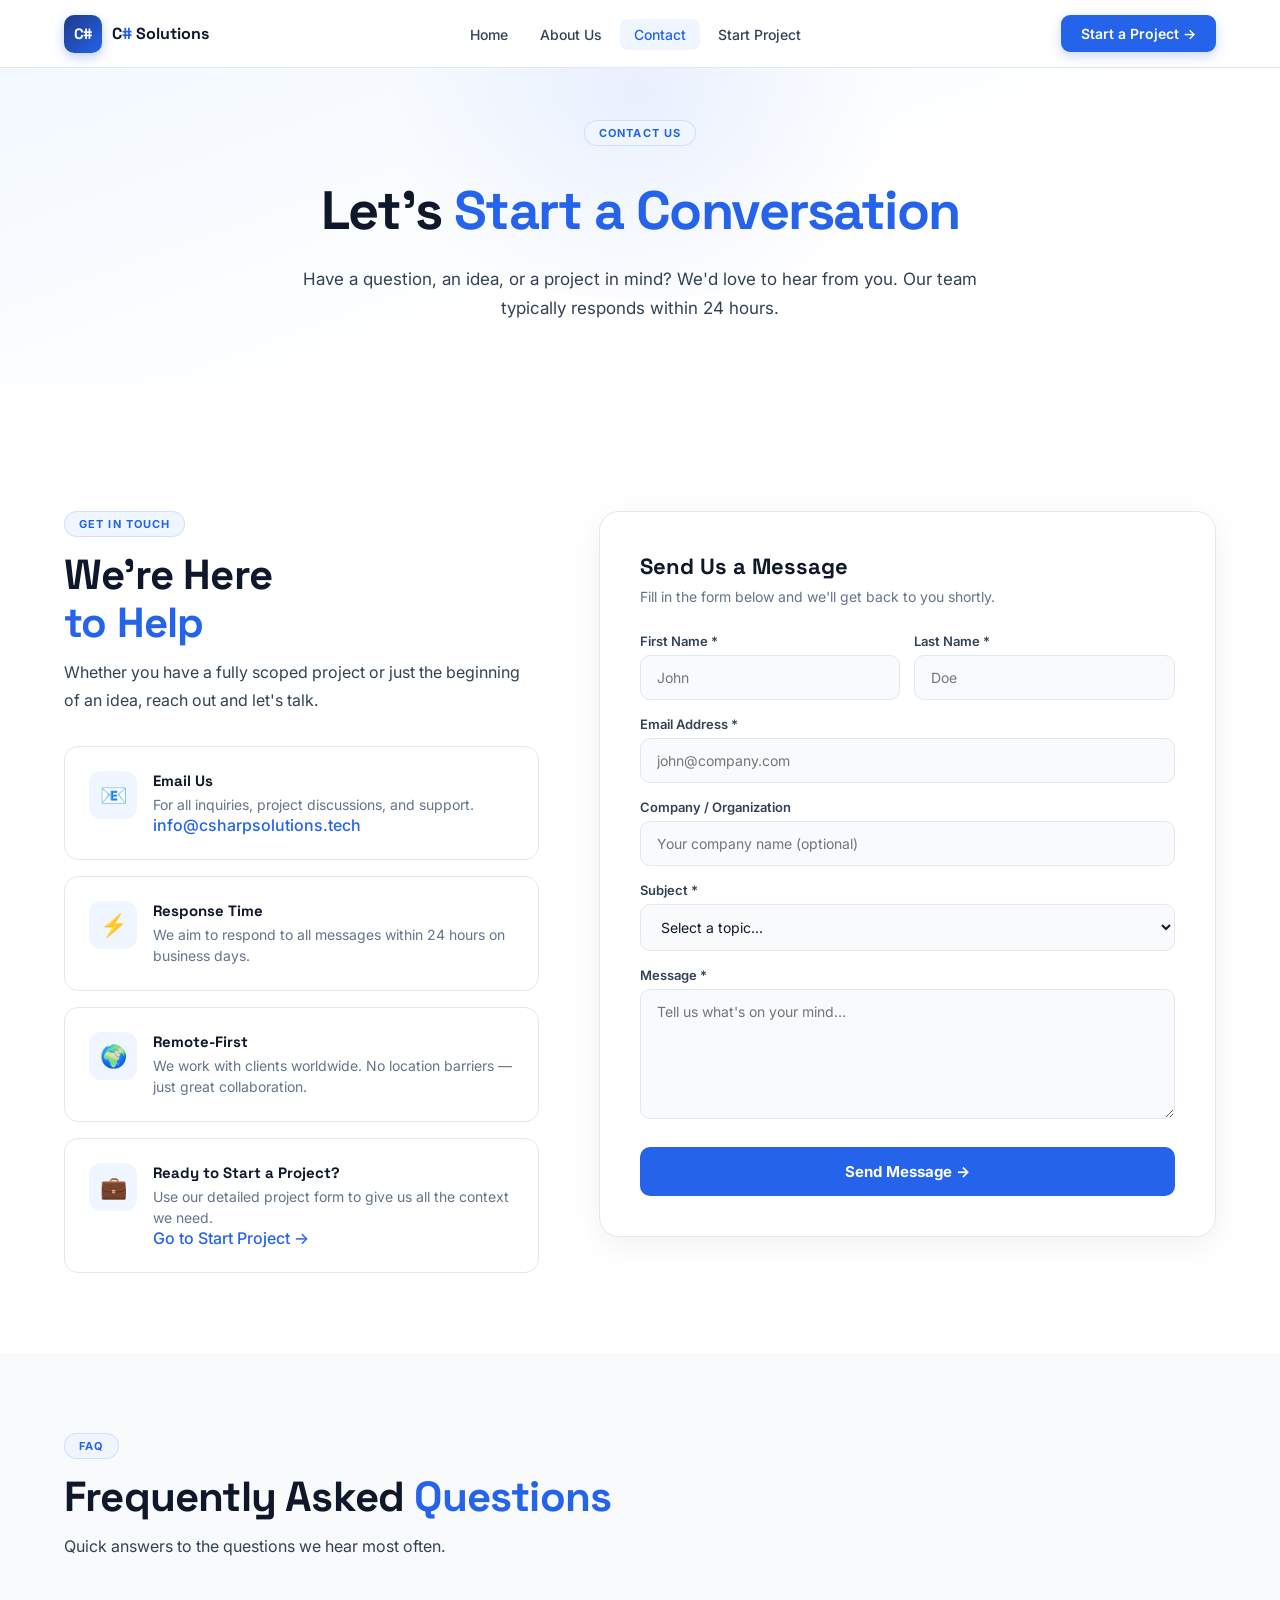
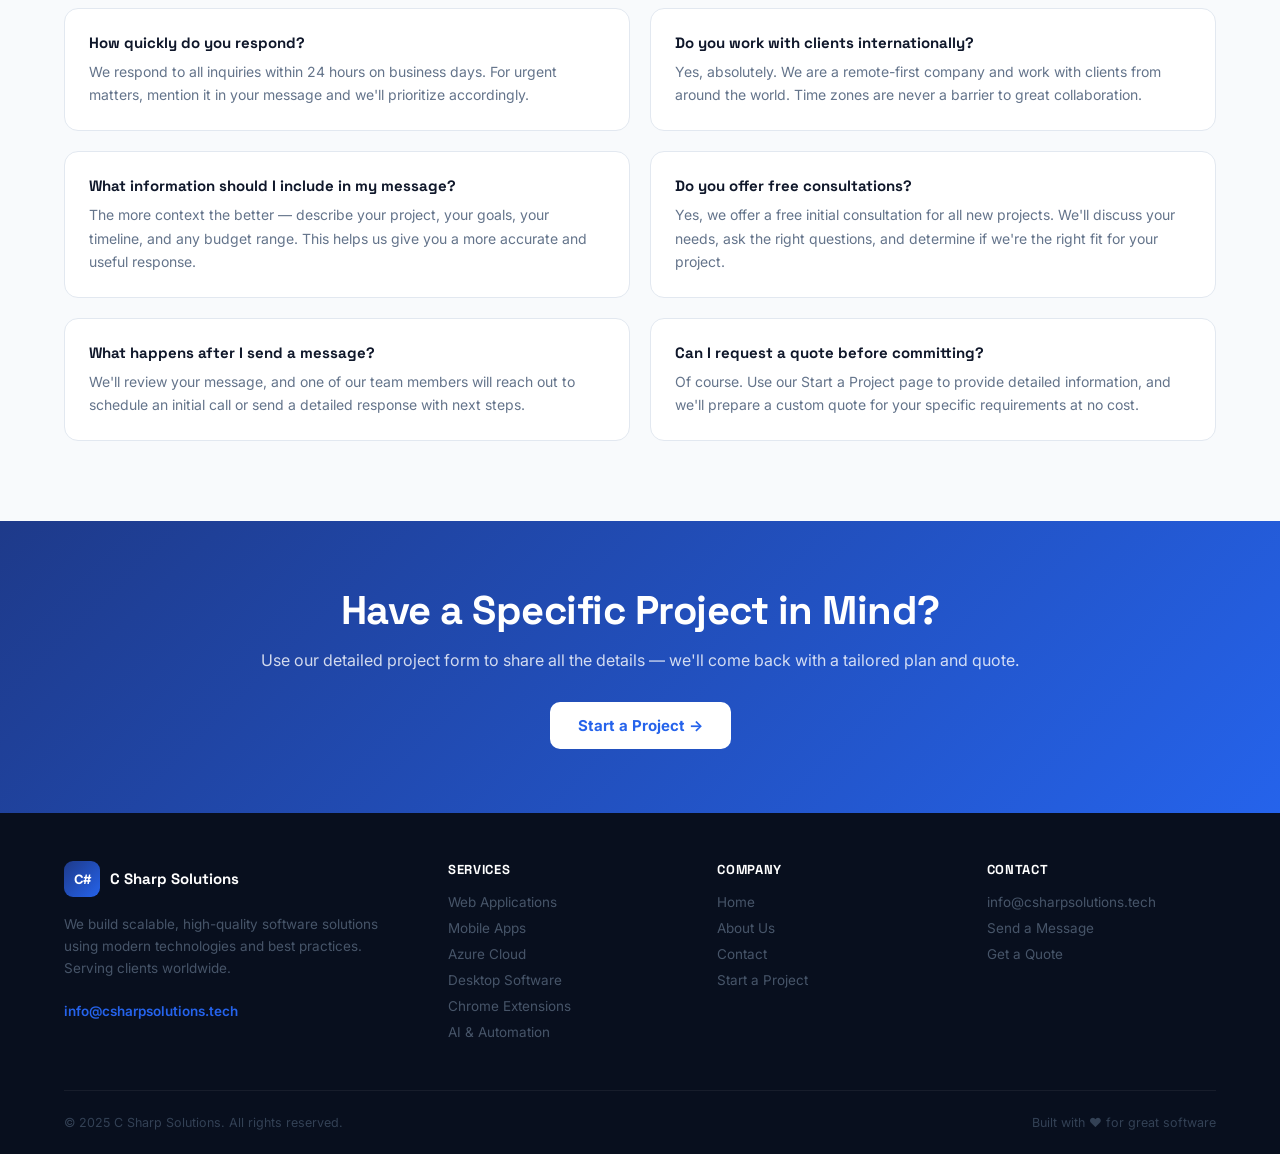
<file: contact.html>
<!DOCTYPE html>
<html lang="en">
<head>
  <meta charset="UTF-8"/>
  <meta name="viewport" content="width=device-width, initial-scale=1.0"/>
  <title>Contact Us – C Sharp Solutions</title>
  <meta name="description" content="Get in touch with C Sharp Solutions. We respond within 24 hours."/>
  <link href="https://fonts.googleapis.com/css2?family=Inter:wght@300;400;500;600;700;800&family=Space+Grotesk:wght@400;500;600;700&display=swap" rel="stylesheet"/>
  <link rel="stylesheet" href="css/style.css"/>
  <style>
    .contact-layout { display: grid; grid-template-columns: 1fr 1.3fr; gap: 60px; margin-top: 48px; align-items: start; }
    .contact-info-cards { display: flex; flex-direction: column; gap: 16px; }
    .cinfo-card { background: #fff; border: 1px solid var(--border); border-radius: 14px; padding: 24px; display: flex; align-items: flex-start; gap: 16px; transition: border-color .2s, transform .2s; }
    .cinfo-card:hover { border-color: var(--blue); transform: translateX(4px); }
    .cinfo-icon { width: 48px; height: 48px; border-radius: 12px; background: var(--blue-light); display: flex; align-items: center; justify-content: center; font-size: 22px; flex-shrink: 0; }
    .cinfo-text h4 { font-family: 'Space Grotesk', sans-serif; font-size: 15px; font-weight: 700; color: var(--ink); margin-bottom: 4px; }
    .cinfo-text p { font-size: 14px; color: var(--muted); line-height: 1.5; }
    .cinfo-text a { color: var(--blue); text-decoration: none; font-weight: 500; }
    .cinfo-text a:hover { text-decoration: underline; }
    .contact-form-box { background: #fff; border: 1px solid var(--border); border-radius: 20px; padding: 40px; box-shadow: 0 8px 32px rgba(0,0,0,0.06); }
    .contact-form-box h3 { font-family: 'Space Grotesk', sans-serif; font-size: 22px; font-weight: 700; color: var(--ink); margin-bottom: 8px; }
    .contact-form-box p { font-size: 14px; color: var(--muted); margin-bottom: 28px; }
    .faq-grid { display: grid; grid-template-columns: 1fr 1fr; gap: 20px; margin-top: 48px; }
    .faq-item { background: #fff; border: 1px solid var(--border); border-radius: 14px; padding: 24px; }
    .faq-item h4 { font-family: 'Space Grotesk', sans-serif; font-size: 15px; font-weight: 700; color: var(--ink); margin-bottom: 8px; }
    .faq-item p { font-size: 14px; color: var(--muted); line-height: 1.65; }
    @media (max-width: 900px) {
      .contact-layout { grid-template-columns: 1fr; gap: 36px; }
      .contact-form-box { padding: 24px; }
      .faq-grid { grid-template-columns: 1fr; }
    }
  </style>
</head>
<body>

<!-- NAV -->
<nav>
  <a href="index.html" class="logo">
    <div class="logo-icon">C#</div>
    <span class="logo-name">C<span>#</span> Solutions</span>
  </a>
  <ul class="nav-links">
    <li><a href="index.html">Home</a></li>
    <li><a href="about.html">About Us</a></li>
    <li><a href="contact.html" class="active">Contact</a></li>
    <li><a href="start-project.html">Start Project</a></li>
  </ul>
  <a href="start-project.html" class="nav-btn">Start a Project →</a>
  <div class="hamburger" onclick="toggleMenu()"><span></span><span></span><span></span></div>
</nav>
<div class="mobile-menu" id="mobileMenu">
  <a href="index.html" onclick="toggleMenu()">Home</a>
  <a href="about.html" onclick="toggleMenu()">About Us</a>
  <a href="contact.html" onclick="toggleMenu()">Contact</a>
  <a href="start-project.html" class="mob-btn" onclick="toggleMenu()">Start a Project →</a>
</div>

<!-- PAGE HEADER -->
<div class="page-header">
  <div class="page-header-inner">
    <div class="sec-label">Contact Us</div>
    <h1>Let's <span>Start a Conversation</span></h1>
    <p>Have a question, an idea, or a project in mind? We'd love to hear from you. Our team typically responds within 24 hours.</p>
  </div>
</div>

<!-- CONTACT SECTION -->
<section class="sec">
  <div class="sec-inner">
    <div class="contact-layout">
      <div class="fade-up">
        <div class="sec-label">Get In Touch</div>
        <h2 class="sec-title" style="margin-bottom:12px">We're Here<br/><span>to Help</span></h2>
        <p class="sec-desc" style="margin-bottom:32px">Whether you have a fully scoped project or just the beginning of an idea, reach out and let's talk.</p>
        <div class="contact-info-cards">
          <div class="cinfo-card">
            <div class="cinfo-icon">📧</div>
            <div class="cinfo-text">
              <h4>Email Us</h4>
              <p>For all inquiries, project discussions, and support.</p>
              <a href="mailto:info@csharpsolutions.tech">info@csharpsolutions.tech</a>
            </div>
          </div>
          <div class="cinfo-card">
            <div class="cinfo-icon">⚡</div>
            <div class="cinfo-text">
              <h4>Response Time</h4>
              <p>We aim to respond to all messages within 24 hours on business days.</p>
            </div>
          </div>
          <div class="cinfo-card">
            <div class="cinfo-icon">🌍</div>
            <div class="cinfo-text">
              <h4>Remote-First</h4>
              <p>We work with clients worldwide. No location barriers — just great collaboration.</p>
            </div>
          </div>
          <div class="cinfo-card">
            <div class="cinfo-icon">💼</div>
            <div class="cinfo-text">
              <h4>Ready to Start a Project?</h4>
              <p>Use our detailed project form to give us all the context we need.</p>
              <a href="start-project.html">Go to Start Project →</a>
            </div>
          </div>
        </div>
      </div>

      <div class="contact-form-box fade-up" id="contactForm">
        <h3>Send Us a Message</h3>
        <p>Fill in the form below and we'll get back to you shortly.</p>
        <form action="https://api.web3forms.com/submit" method="POST" onsubmit="handleFormSubmit(event, this)">
          <input type="hidden" name="access_key" value="e7ae0b33-e5ac-45df-a53b-16c626ac76e0"/>
          <input type="hidden" name="subject" value="New Contact Form Submission – C Sharp Solutions"/>
          <input type="hidden" name="from_name" value="C Sharp Solutions Website"/>
          <input type="checkbox" name="botcheck" style="display:none"/>
          <div class="fg-row">
            <div class="fg"><label>First Name *</label><input type="text" name="first_name" placeholder="John" required/></div>
            <div class="fg"><label>Last Name *</label><input type="text" name="last_name" placeholder="Doe" required/></div>
          </div>
          <div class="fg"><label>Email Address *</label><input type="email" name="email" placeholder="john@company.com" required/></div>
          <div class="fg"><label>Company / Organization</label><input type="text" name="company" placeholder="Your company name (optional)"/></div>
          <div class="fg">
            <label>Subject *</label>
            <select name="subject_type">
              <option value="">Select a topic...</option>
              <option>General Inquiry</option>
              <option>Project Discussion</option>
              <option>Technical Support</option>
              <option>Partnership Opportunity</option>
              <option>Other</option>
            </select>
          </div>
          <div class="fg"><label>Message *</label><textarea name="message" placeholder="Tell us what's on your mind..." required></textarea></div>
          <button type="submit" class="form-btn">Send Message →</button>
          <div id="contactSuccess" style="display:none;text-align:center;padding:16px;background:#f0fdf4;border-radius:10px;color:#16a34a;font-weight:600;margin-top:12px">✅ Message sent! We'll get back to you within 24 hours.</div>
        </form>
      </div>
    </div>
  </div>
</section>

<!-- FAQ -->
<section class="sec" style="background:var(--bg2)">
  <div class="sec-inner">
    <div class="sec-label">FAQ</div>
    <h2 class="sec-title fade-up">Frequently Asked <span>Questions</span></h2>
    <p class="sec-desc fade-up">Quick answers to the questions we hear most often.</p>
    <div class="faq-grid">
      <div class="faq-item fade-up">
        <h4>How quickly do you respond?</h4>
        <p>We respond to all inquiries within 24 hours on business days. For urgent matters, mention it in your message and we'll prioritize accordingly.</p>
      </div>
      <div class="faq-item fade-up">
        <h4>Do you work with clients internationally?</h4>
        <p>Yes, absolutely. We are a remote-first company and work with clients from around the world. Time zones are never a barrier to great collaboration.</p>
      </div>
      <div class="faq-item fade-up">
        <h4>What information should I include in my message?</h4>
        <p>The more context the better — describe your project, your goals, your timeline, and any budget range. This helps us give you a more accurate and useful response.</p>
      </div>
      <div class="faq-item fade-up">
        <h4>Do you offer free consultations?</h4>
        <p>Yes, we offer a free initial consultation for all new projects. We'll discuss your needs, ask the right questions, and determine if we're the right fit for your project.</p>
      </div>
      <div class="faq-item fade-up">
        <h4>What happens after I send a message?</h4>
        <p>We'll review your message, and one of our team members will reach out to schedule an initial call or send a detailed response with next steps.</p>
      </div>
      <div class="faq-item fade-up">
        <h4>Can I request a quote before committing?</h4>
        <p>Of course. Use our Start a Project page to provide detailed information, and we'll prepare a custom quote for your specific requirements at no cost.</p>
      </div>
    </div>
  </div>
</section>

<!-- CTA -->
<div class="cta-banner">
  <h2>Have a Specific Project in Mind?</h2>
  <p>Use our detailed project form to share all the details — we'll come back with a tailored plan and quote.</p>
  <div class="cta-actions">
    <a href="start-project.html" class="btn-white">Start a Project →</a>
  </div>
</div>

<!-- FOOTER -->
<footer>
  <div class="foot-top">
    <div class="foot-brand">
      <div class="foot-logo"><div class="foot-logo-icon">C#</div><span class="foot-logo-name">C Sharp Solutions</span></div>
      <p class="foot-desc">We build scalable, high-quality software solutions using modern technologies and best practices. Serving clients worldwide.</p>
      <a href="mailto:info@csharpsolutions.tech" class="foot-email">info@csharpsolutions.tech</a>
    </div>
    <div class="foot-col">
      <h4>Services</h4>
      <a href="index.html#services">Web Applications</a>
      <a href="index.html#services">Mobile Apps</a>
      <a href="index.html#services">Azure Cloud</a>
      <a href="index.html#services">Desktop Software</a>
      <a href="index.html#services">Chrome Extensions</a>
      <a href="index.html#services">AI & Automation</a>
    </div>
    <div class="foot-col">
      <h4>Company</h4>
      <a href="index.html">Home</a>
      <a href="about.html">About Us</a>
      <a href="contact.html">Contact</a>
      <a href="start-project.html">Start a Project</a>
    </div>
    <div class="foot-col">
      <h4>Contact</h4>
      <a href="mailto:info@csharpsolutions.tech">info@csharpsolutions.tech</a>
      <a href="contact.html">Send a Message</a>
      <a href="start-project.html">Get a Quote</a>
    </div>
  </div>
  <div class="foot-bottom">
    <span>© 2025 C Sharp Solutions. All rights reserved.</span>
    <span>Built with ❤️ for great software</span>
  </div>
</footer>

<script src="js/main.js"></script>
<script>
  async function handleFormSubmit(e, form) {
    e.preventDefault();
    const btn = form.querySelector('.form-btn');
    btn.textContent = 'Sending...';
    btn.disabled = true;
    const formData = new FormData(form);
    const response = await fetch('https://api.web3forms.com/submit', {
      method: 'POST', body: formData
    });
    const data = await response.json();
    if (data.success) {
      form.reset();
      document.getElementById('contactSuccess').style.display = 'block';
      btn.textContent = '✅ Sent!';
      btn.style.background = '#16a34a';
    } else {
      btn.textContent = 'Send Message →';
      btn.disabled = false;
      alert('Something went wrong. Please try again.');
    }
  }
</script></body>
</html>
</file>
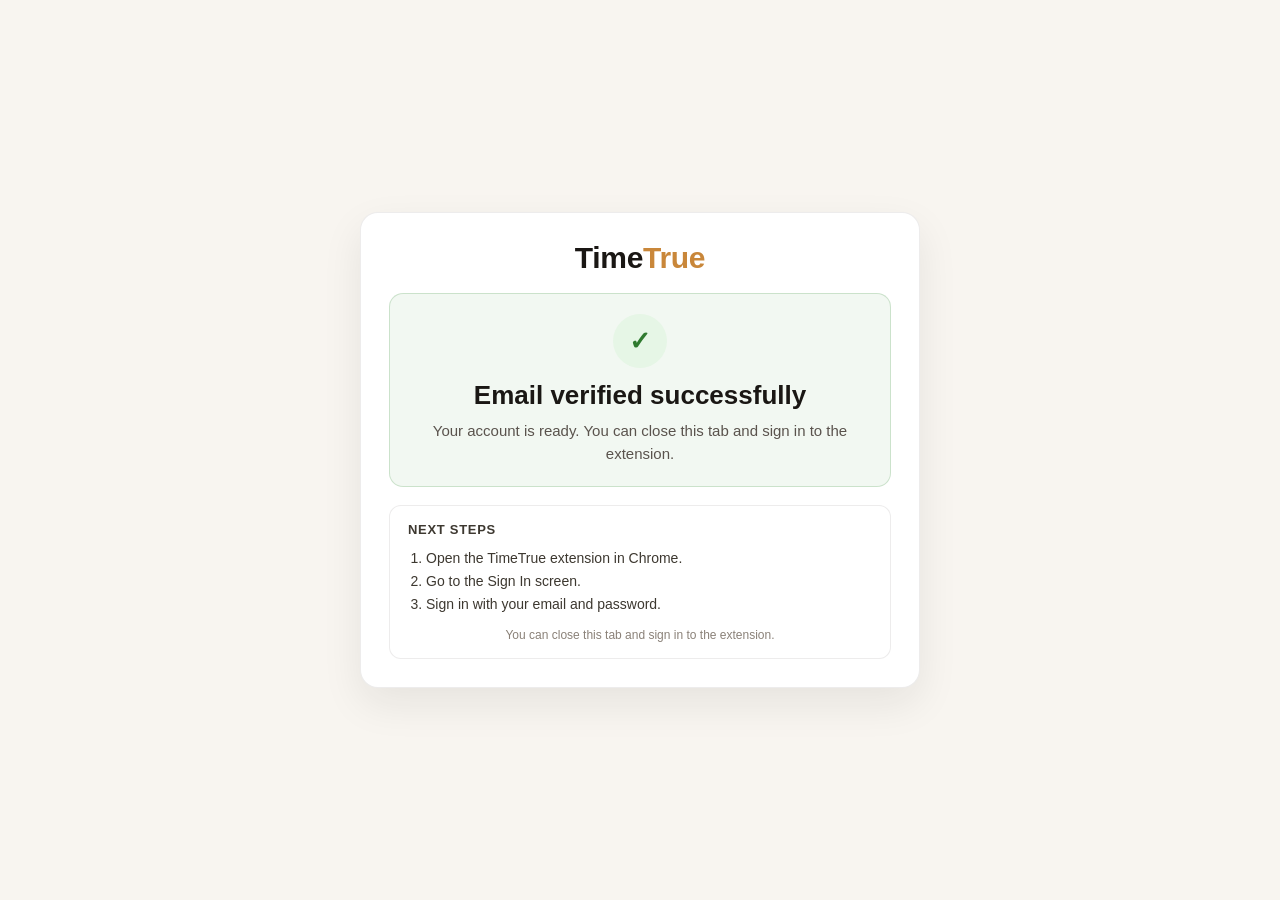
<file: email-verified.html>
<!DOCTYPE html>
<html lang="en">
<head>
  <meta charset="UTF-8" />
  <meta name="viewport" content="width=device-width, initial-scale=1.0" />
  <title>TimeTrue - Email Verification</title>
  <style>
    * { box-sizing: border-box; margin: 0; padding: 0; }

    body {
      font-family: -apple-system, BlinkMacSystemFont, "Segoe UI", Roboto, sans-serif;
      background: #f8f5f0;
      color: #1a1714;
      min-height: 100vh;
      display: grid;
      place-items: center;
      padding: 24px;
    }

    .card {
      width: 100%;
      max-width: 560px;
      background: #ffffff;
      border: 1px solid rgba(26, 23, 20, 0.08);
      border-radius: 18px;
      box-shadow: 0 16px 40px rgba(26, 23, 20, 0.08);
      padding: 28px;
    }

    .brand {
      font-size: 30px;
      font-weight: 800;
      text-align: center;
      margin-bottom: 18px;
      color: #1a1714;
      letter-spacing: -0.3px;
    }

    .brand span { color: #c9873a; }

    .status-wrap {
      text-align: center;
      padding: 20px 14px;
      border-radius: 14px;
      margin-bottom: 18px;
      border: 1px solid transparent;
      background: #f8f5f0;
    }

    body[data-verify-state="success"] .status-wrap {
      background: rgba(90, 160, 90, 0.08);
      border-color: rgba(90, 160, 90, 0.25);
    }

    body[data-verify-state="error"] .status-wrap {
      background: rgba(224, 85, 85, 0.08);
      border-color: rgba(224, 85, 85, 0.25);
    }

    .icon {
      width: 54px;
      height: 54px;
      border-radius: 999px;
      display: grid;
      place-items: center;
      margin: 0 auto 12px;
      font-size: 26px;
      font-weight: 800;
      background: #e6f6e6;
      color: #2f7a2f;
    }

    body[data-verify-state="error"] .icon {
      background: #fde9e9;
      color: #b23b3b;
    }

    h1 {
      font-size: 26px;
      line-height: 1.2;
      margin-bottom: 8px;
      color: #1a1714;
      text-align: center;
    }

    .subtitle {
      font-size: 15px;
      line-height: 1.55;
      color: #5a534d;
      text-align: center;
      max-width: 460px;
      margin: 0 auto;
    }

    .steps {
      margin-top: 8px;
      border: 1px solid rgba(26, 23, 20, 0.08);
      border-radius: 12px;
      padding: 16px 18px;
      background: #fff;
    }

    .steps-title {
      font-size: 13px;
      font-weight: 700;
      color: #3d3830;
      margin-bottom: 10px;
      text-transform: uppercase;
      letter-spacing: 0.7px;
    }

    .steps ol {
      padding-left: 18px;
      color: #3d3830;
      line-height: 1.65;
      font-size: 14px;
    }

    .muted {
      margin-top: 12px;
      text-align: center;
      color: #8a8178;
      font-size: 12px;
    }
  </style>
</head>
<body data-verify-state="success">
  <main class="card">
    <div class="brand">Time<span>True</span></div>

    <section class="status-wrap">
      <div class="icon" id="verifyIcon">✓</div>
      <h1 id="verifyTitle">Email verified successfully</h1>
      <p class="subtitle" id="verifySubtitle">
        Your account is ready. Please sign in to the TimeTrue Chrome extension to continue.
      </p>
    </section>

    <section class="steps">
      <div class="steps-title">Next steps</div>
      <ol>
        <li>Open the TimeTrue extension in Chrome.</li>
        <li>Go to the Sign In screen.</li>
        <li>Sign in with your email and password.</li>
      </ol>
      <p class="muted">You can close this tab and sign in to the extension.</p>
    </section>
  </main>

  <script>
    (function () {
      const queryParams = new URLSearchParams(window.location.search);
      const hashRaw = window.location.hash.startsWith('#')
        ? window.location.hash.slice(1)
        : window.location.hash;
      const hashParams = new URLSearchParams(hashRaw);

      const getParam = (key) => queryParams.get(key) || hashParams.get(key);

      const error = getParam('error');
      const errorCode = getParam('error_code');
      const rawErrorDescription = getParam('error_description') || '';

      let errorDescription = '';
      try {
        errorDescription = decodeURIComponent(rawErrorDescription.replace(/\+/g, ' '));
      } catch {
        errorDescription = rawErrorDescription;
      }

      const titleEl = document.getElementById('verifyTitle');
      const subtitleEl = document.getElementById('verifySubtitle');
      const iconEl = document.getElementById('verifyIcon');

      function setState(type, title, subtitle) {
        document.body.setAttribute('data-verify-state', type);
        if (titleEl) titleEl.textContent = title;
        if (subtitleEl) subtitleEl.textContent = subtitle;
        if (iconEl) iconEl.textContent = type === 'success' ? '✓' : '!';
      }

      if (error || errorCode) {
        if (errorCode === 'otp_expired') {
          setState(
            'error',
            'Verification link expired',
            'This verification link has expired or was already used. Please request a new verification email from the extension.'
          );
          return;
        }

       setState(
  'error',
  'Verification failed',
  errorDescription || 'This verification link is invalid. Please request a new verification by sign in again from the extension and try again.'
);
        return;
      }

      setState(
        'success',
        'Email verified successfully',
        'Your account is ready. You can close this tab and sign in to the extension.'
      );
    })();
  </script>
</body>
</html>
</file>
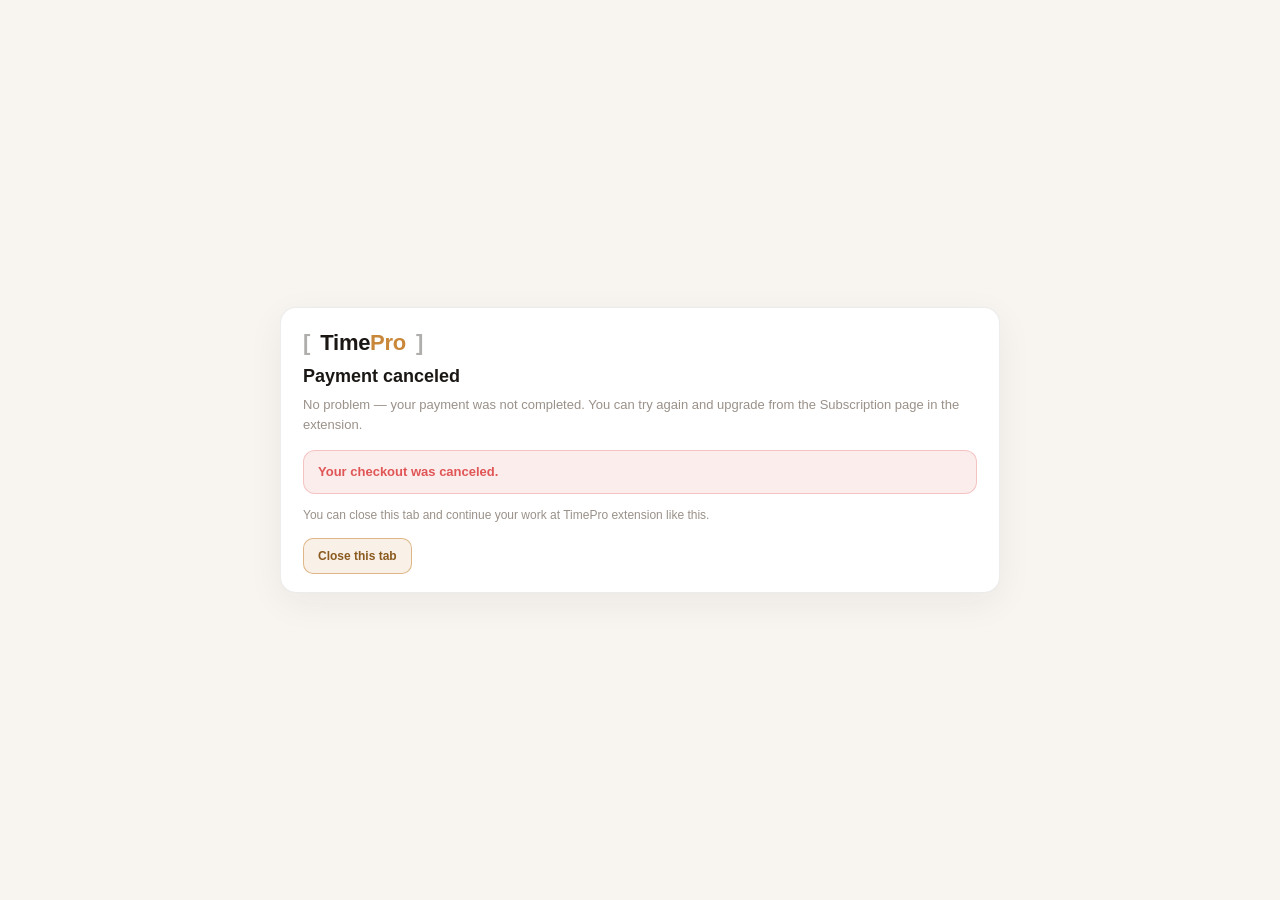
<file: payment-cancel.html>
<!DOCTYPE html>
<html lang="en">
<head>
  <meta charset="UTF-8">
  <meta name="viewport" content="width=device-width, initial-scale=1.0">
  <title>Payment Canceled - TimePro</title>
  <style>
    :root {
      --bg: #f8f5f0;
      --text: #1a1714;
      --muted: #9a9189;
      --card: #ffffff;
      --border: rgba(26,23,20,0.08);
      --accent: #c9873a;
      --accent-soft: rgba(201,135,58,0.14);
      --danger-soft: rgba(224,85,85,0.10);
      --danger-border: rgba(224,85,85,0.28);
      --danger: #e05555;
    }
    * { box-sizing: border-box; margin: 0; padding: 0; }
    body {
      font-family: -apple-system, BlinkMacSystemFont, 'Segoe UI', sans-serif;
      background: var(--bg);
      color: var(--text);
      min-height: 100vh;
      display: flex;
      align-items: center;
      justify-content: center;
      padding: 24px;
    }
    .card {
      width: min(720px, 100%);
      background: var(--card);
      border: 1px solid var(--border);
      border-radius: 16px;
      padding: 22px 22px 18px;
      box-shadow: 0 10px 36px rgba(26,23,20,0.06);
    }
    .brand {
      display: flex;
      align-items: baseline;
      gap: 10px;
      margin-bottom: 10px;
    }
    .brand .brackets { color: rgba(26,23,20,0.35); font-weight: 700; font-size: 22px; }
    .brand .name { font-weight: 800; font-size: 22px; letter-spacing: -0.3px; }
    .brand .name span { color: var(--accent); }
    .title {
      font-size: 18px;
      font-weight: 800;
      margin-top: 8px;
      margin-bottom: 8px;
    }
    .sub {
      color: var(--muted);
      line-height: 1.55;
      font-size: 13px;
      margin-bottom: 14px;
    }
    .status {
      background: var(--danger-soft);
      border: 1px solid var(--danger-border);
      color: var(--danger);
      border-radius: 12px;
      padding: 12px 14px;
      font-size: 13px;
      font-weight: 800;
      margin-bottom: 12px;
      line-height: 1.4;
    }
    .fineprint {
      color: var(--muted);
      font-size: 12px;
      line-height: 1.5;
      margin-top: 10px;
    }
    .actions {
      margin-top: 14px;
      display: flex;
      gap: 10px;
      flex-wrap: wrap;
    }
    .btn {
      border: 1px solid rgba(26,23,20,0.14);
      background: #fff;
      color: var(--text);
      border-radius: 10px;
      padding: 10px 14px;
      cursor: pointer;
      font-size: 12px;
      font-weight: 700;
      font-family: inherit;
    }
    .btn.primary {
      border-color: rgba(201,135,58,0.55);
      background: rgba(201,135,58,0.12);
      color: #8a5a1f;
    }
  </style>
</head>
<body>
  <div class="card">
    <div class="brand">
      <div class="brackets">[</div>
      <div class="name">Time<span>Pro</span></div>
      <div class="brackets">]</div>
    </div>

    <div class="title">Payment canceled</div>
    <div class="sub">
      No problem — your payment was not completed. You can try again and upgrade from the Subscription page in the extension.
    </div>

    <div class="status">Your checkout was canceled.</div>

    <div class="fineprint">
      You can close this tab and continue your work at TimePro extension like this.
    </div>

    <div class="actions">
      <button class="btn primary" type="button" onclick="window.close()">Close this tab</button>
    </div>
  </div>
</body>
</html>
</file>
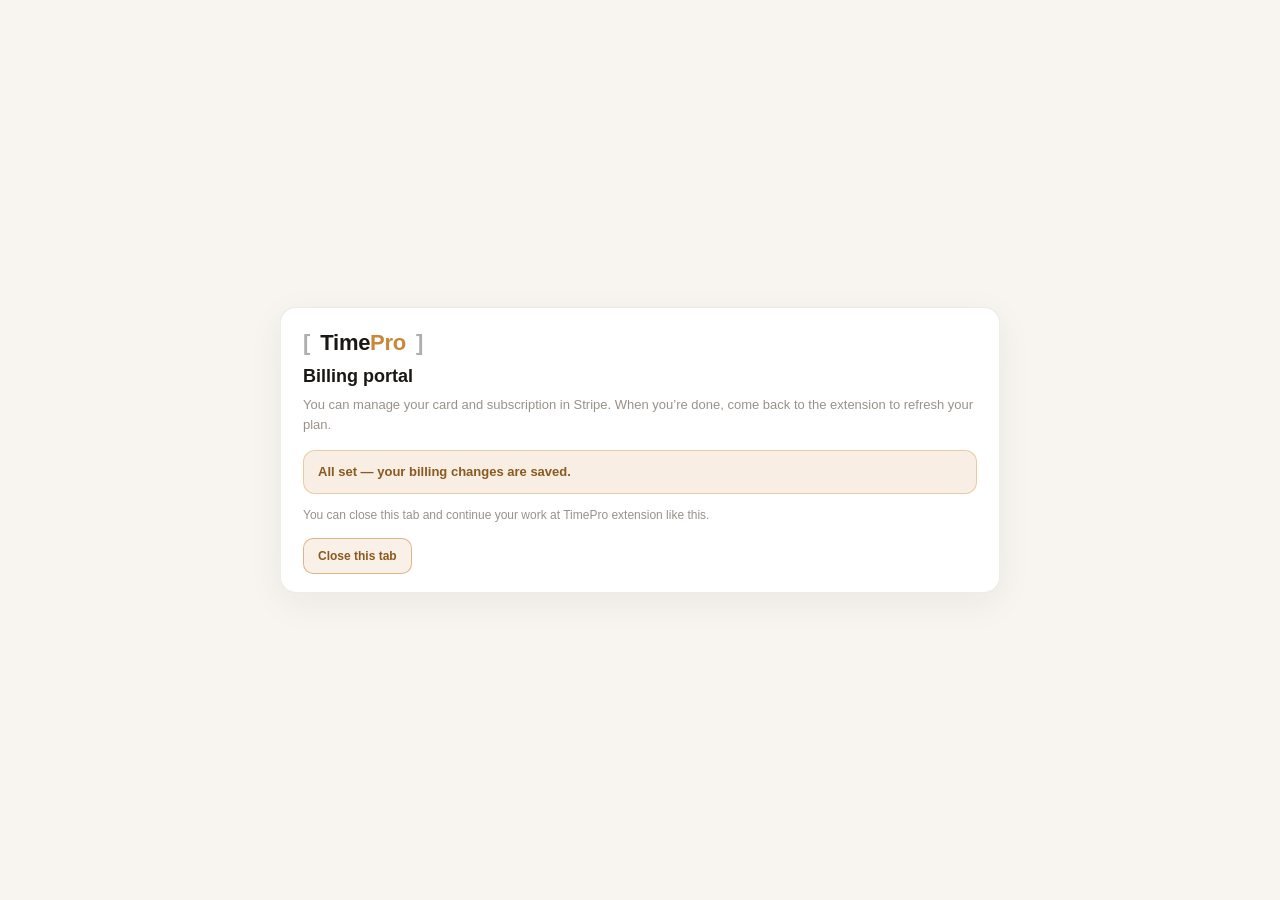
<file: payment-portal-return.html>
<!DOCTYPE html>
<html lang="en">
<head>
  <meta charset="UTF-8">
  <meta name="viewport" content="width=device-width, initial-scale=1.0">
  <title>Billing Portal - TimePro</title>
  <style>
    :root {
      --bg: #f8f5f0;
      --text: #1a1714;
      --muted: #9a9189;
      --card: #ffffff;
      --border: rgba(26,23,20,0.08);
      --accent: #c9873a;
      --accent-soft: rgba(201,135,58,0.14);
    }
    * { box-sizing: border-box; margin: 0; padding: 0; }
    body {
      font-family: -apple-system, BlinkMacSystemFont, 'Segoe UI', sans-serif;
      background: var(--bg);
      color: var(--text);
      min-height: 100vh;
      display: flex;
      align-items: center;
      justify-content: center;
      padding: 24px;
    }
    .card {
      width: min(720px, 100%);
      background: var(--card);
      border: 1px solid var(--border);
      border-radius: 16px;
      padding: 22px 22px 18px;
      box-shadow: 0 10px 36px rgba(26,23,20,0.06);
    }
    .brand {
      display: flex;
      align-items: baseline;
      gap: 10px;
      margin-bottom: 10px;
    }
    .brand .brackets { color: rgba(26,23,20,0.35); font-weight: 700; font-size: 22px; }
    .brand .name { font-weight: 800; font-size: 22px; letter-spacing: -0.3px; }
    .brand .name span { color: var(--accent); }
    .title {
      font-size: 18px;
      font-weight: 800;
      margin-top: 8px;
      margin-bottom: 8px;
    }
    .sub {
      color: var(--muted);
      line-height: 1.55;
      font-size: 13px;
      margin-bottom: 14px;
    }
    .status {
      background: var(--accent-soft);
      border: 1px solid rgba(201,135,58,0.35);
      color: #8a5a1f;
      border-radius: 12px;
      padding: 12px 14px;
      font-size: 13px;
      font-weight: 800;
      margin-bottom: 12px;
      line-height: 1.4;
    }
    .fineprint {
      color: var(--muted);
      font-size: 12px;
      line-height: 1.5;
      margin-top: 10px;
    }
    .actions {
      margin-top: 14px;
      display: flex;
      gap: 10px;
      flex-wrap: wrap;
    }
    .btn {
      border: 1px solid rgba(26,23,20,0.14);
      background: #fff;
      color: var(--text);
      border-radius: 10px;
      padding: 10px 14px;
      cursor: pointer;
      font-size: 12px;
      font-weight: 700;
      font-family: inherit;
    }
    .btn.primary {
      border-color: rgba(201,135,58,0.55);
      background: rgba(201,135,58,0.12);
      color: #8a5a1f;
    }
  </style>
</head>
<body>
  <div class="card">
    <div class="brand">
      <div class="brackets">[</div>
      <div class="name">Time<span>Pro</span></div>
      <div class="brackets">]</div>
    </div>

    <div class="title">Billing portal</div>
    <div class="sub">
      You can manage your card and subscription in Stripe. When you’re done, come back to the extension to refresh your plan.
    </div>

    <div class="status">All set — your billing changes are saved.</div>

    <div class="fineprint">
      You can close this tab and continue your work at TimePro extension like this.
    </div>

    <div class="actions">
      <button class="btn primary" type="button" onclick="window.close()">Close this tab</button>
    </div>
  </div>
</body>
</html>
</file>
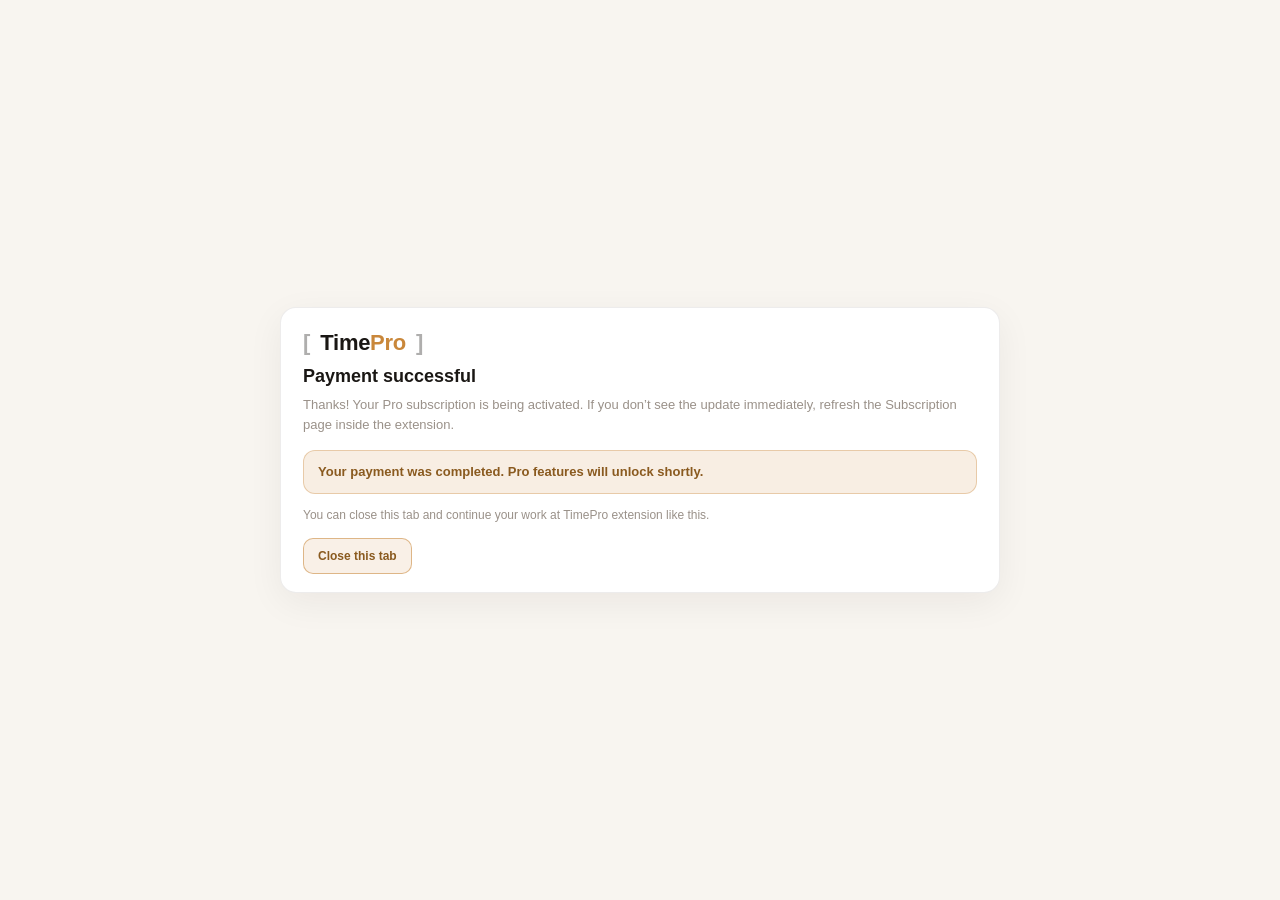
<file: payment-success.html>
<!DOCTYPE html>
<html lang="en">
<head>
  <meta charset="UTF-8">
  <meta name="viewport" content="width=device-width, initial-scale=1.0">
  <title>Payment Success - TimePro</title>
  <style>
    :root {
      --bg: #f8f5f0;
      --text: #1a1714;
      --muted: #9a9189;
      --card: #ffffff;
      --border: rgba(26,23,20,0.08);
      --accent: #c9873a;
      --accent-soft: rgba(201,135,58,0.14);
    }
    * { box-sizing: border-box; margin: 0; padding: 0; }
    body {
      font-family: -apple-system, BlinkMacSystemFont, 'Segoe UI', sans-serif;
      background: var(--bg);
      color: var(--text);
      min-height: 100vh;
      display: flex;
      align-items: center;
      justify-content: center;
      padding: 24px;
    }
    .card {
      width: min(720px, 100%);
      background: var(--card);
      border: 1px solid var(--border);
      border-radius: 16px;
      padding: 22px 22px 18px;
      box-shadow: 0 10px 36px rgba(26,23,20,0.06);
    }
    .brand {
      display: flex;
      align-items: baseline;
      gap: 10px;
      margin-bottom: 10px;
    }
    .brand .brackets { color: rgba(26,23,20,0.35); font-weight: 700; font-size: 22px; }
    .brand .name { font-weight: 800; font-size: 22px; letter-spacing: -0.3px; }
    .brand .name span { color: var(--accent); }
    .title {
      font-size: 18px;
      font-weight: 800;
      margin-top: 8px;
      margin-bottom: 8px;
    }
    .sub {
      color: var(--muted);
      line-height: 1.55;
      font-size: 13px;
      margin-bottom: 14px;
    }
    .status {
      background: var(--accent-soft);
      border: 1px solid rgba(201,135,58,0.35);
      color: #8a5a1f;
      border-radius: 12px;
      padding: 12px 14px;
      font-size: 13px;
      font-weight: 700;
      margin-bottom: 12px;
      line-height: 1.4;
    }
    .fineprint {
      color: var(--muted);
      font-size: 12px;
      line-height: 1.5;
      margin-top: 10px;
    }
    .actions {
      margin-top: 14px;
      display: flex;
      gap: 10px;
      flex-wrap: wrap;
    }
    .btn {
      border: 1px solid rgba(26,23,20,0.14);
      background: #fff;
      color: var(--text);
      border-radius: 10px;
      padding: 10px 14px;
      cursor: pointer;
      font-size: 12px;
      font-weight: 700;
      font-family: inherit;
    }
    .btn.primary {
      border-color: rgba(201,135,58,0.55);
      background: rgba(201,135,58,0.12);
      color: #8a5a1f;
    }
  </style>
</head>
<body>
  <div class="card">
    <div class="brand">
      <div class="brackets">[</div>
      <div class="name">Time<span>Pro</span></div>
      <div class="brackets">]</div>
    </div>

    <div class="title">Payment successful</div>
    <div class="sub">
      Thanks! Your Pro subscription is being activated. If you don’t see the update immediately, refresh the Subscription page inside the extension.
    </div>

    <div class="status">Your payment was completed. Pro features will unlock shortly.</div>

    <div class="fineprint">
      You can close this tab and continue your work at TimePro extension like this.
    </div>

    <div class="actions">
      <button class="btn primary" type="button" onclick="window.close()">Close this tab</button>
    </div>
  </div>
</body>
</html>
</file>
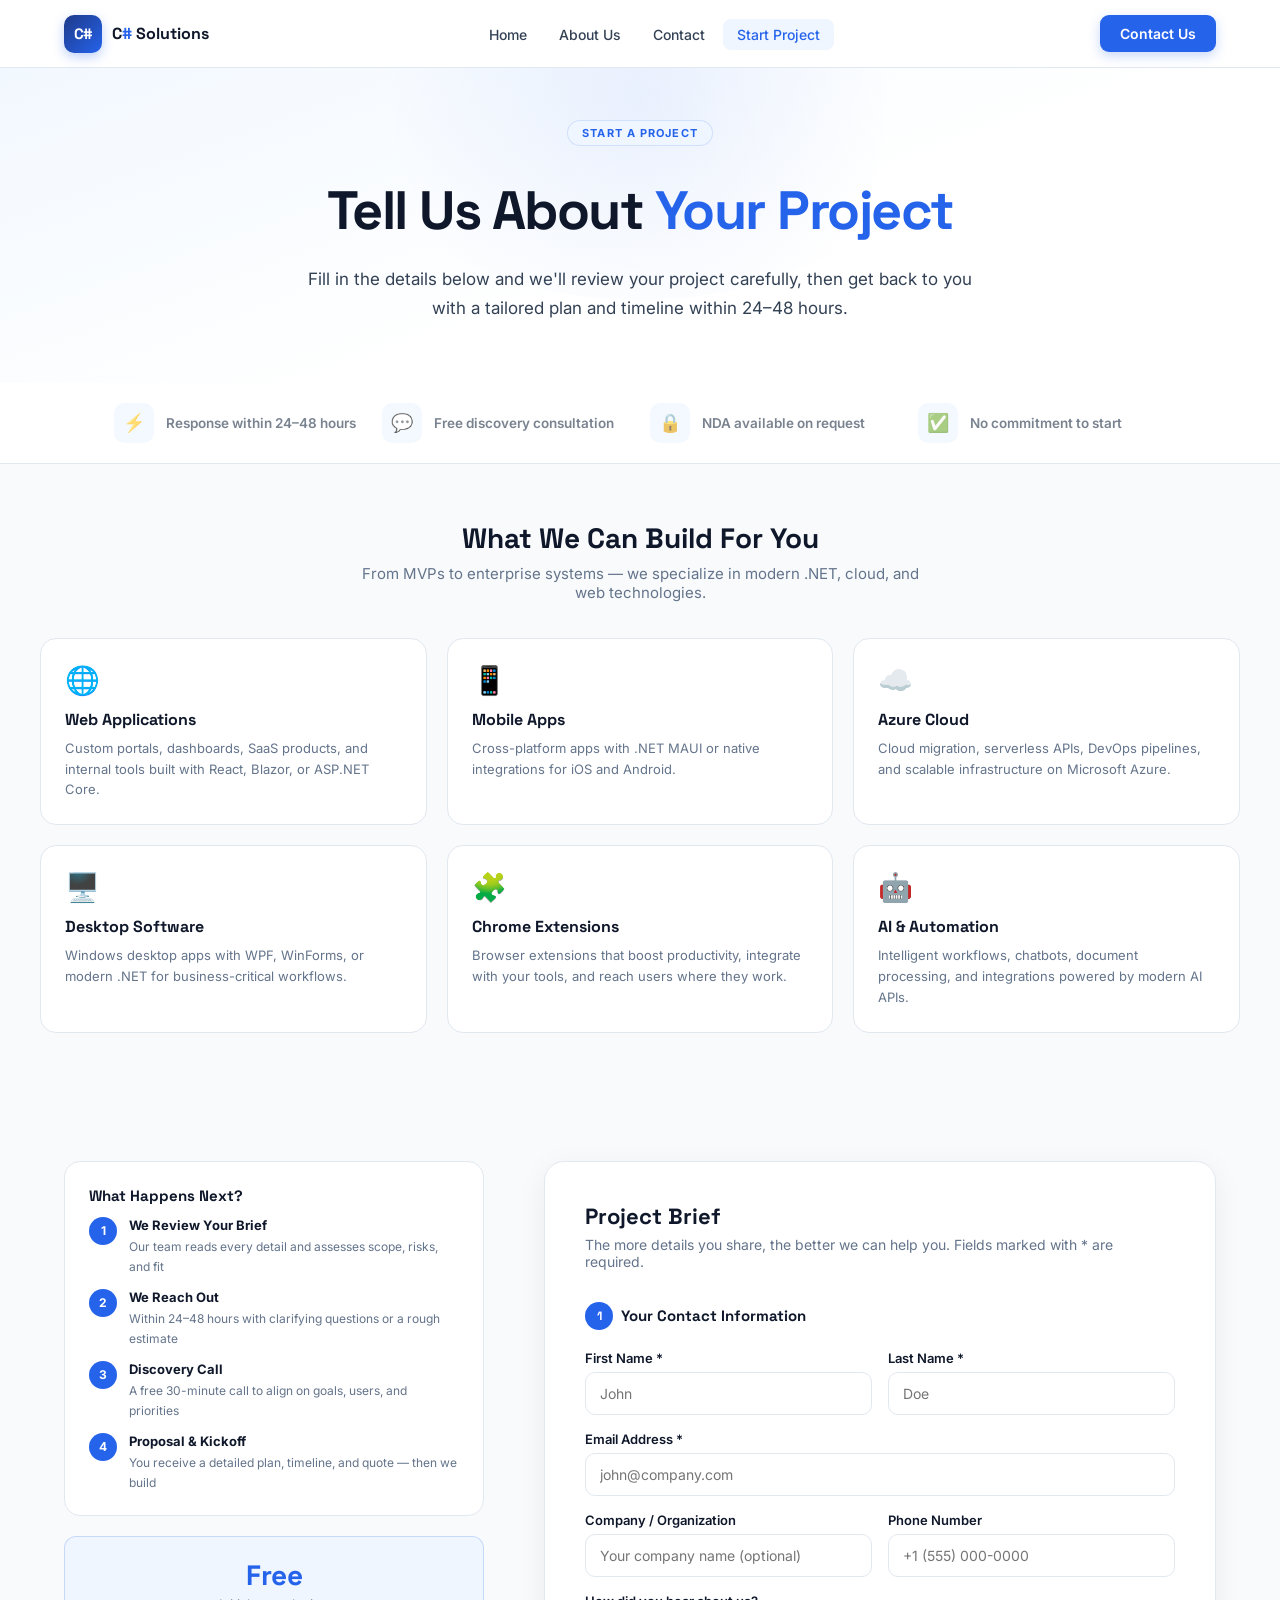
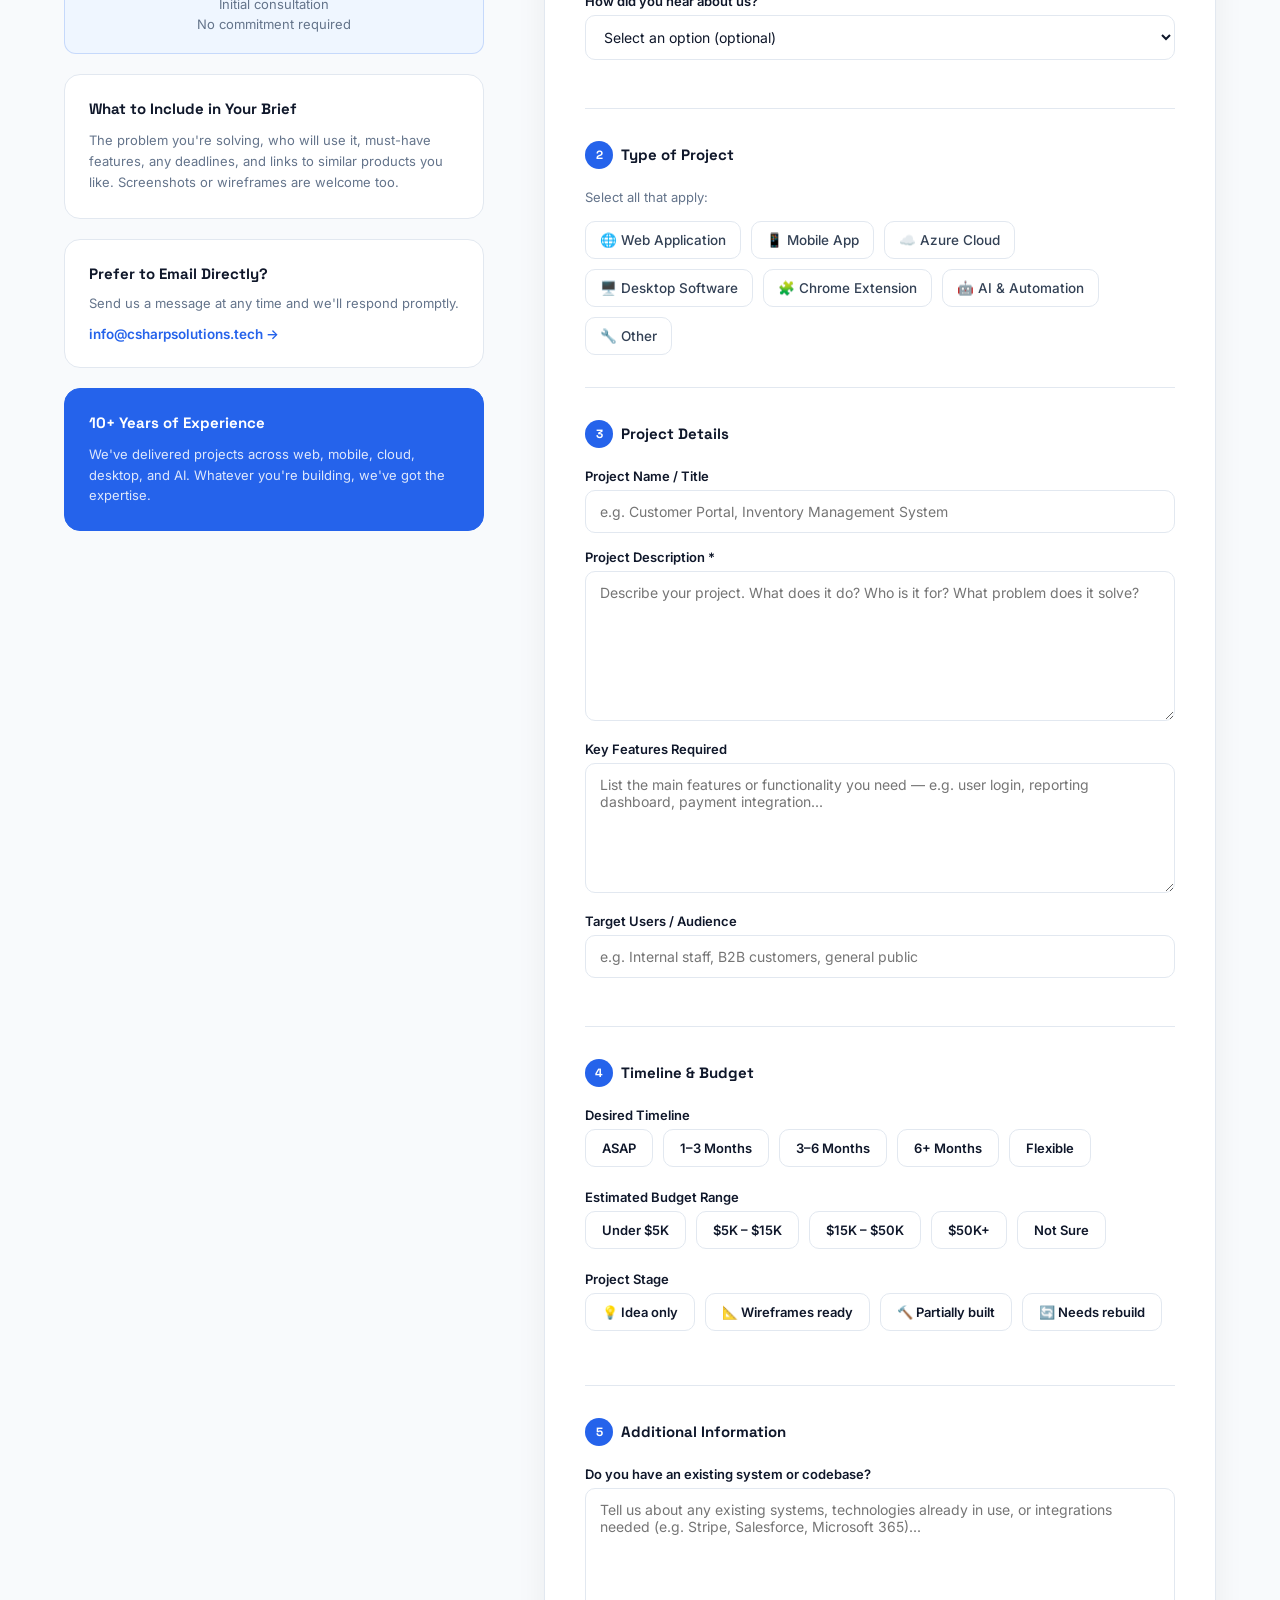
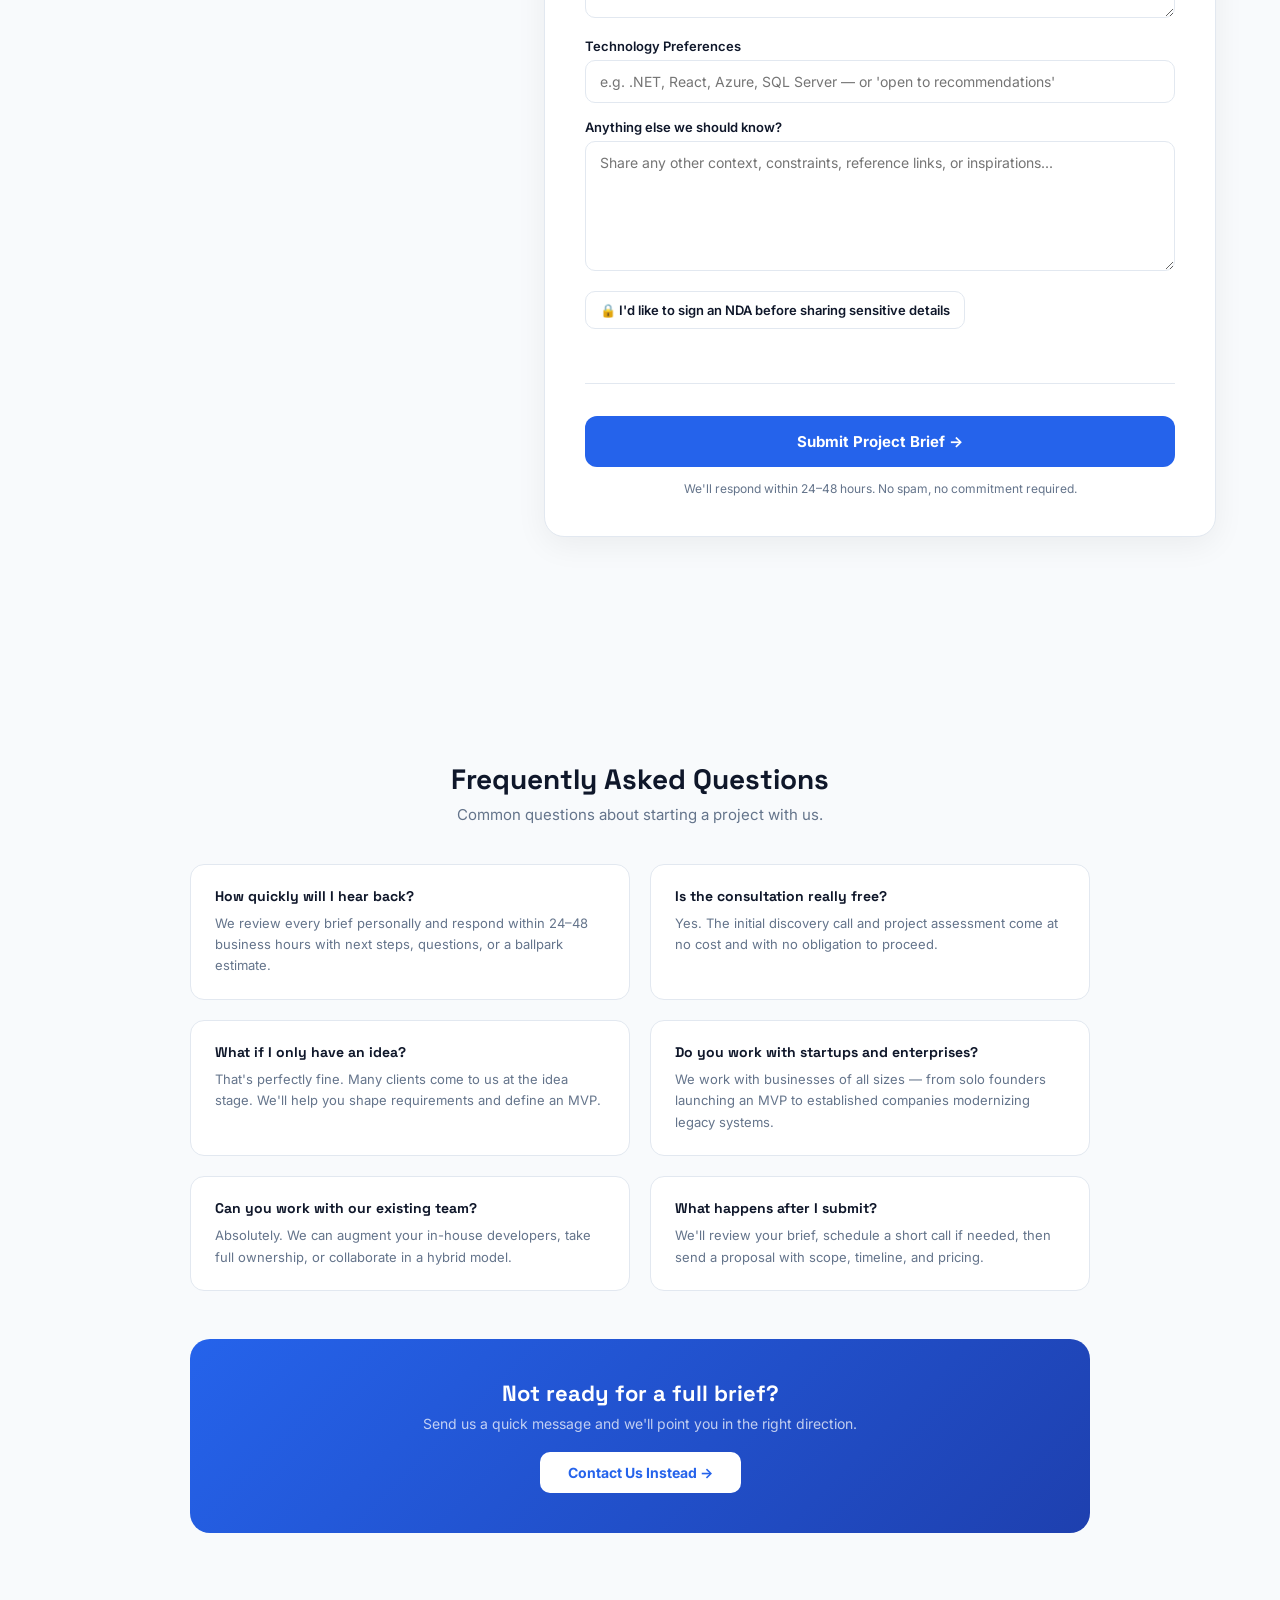
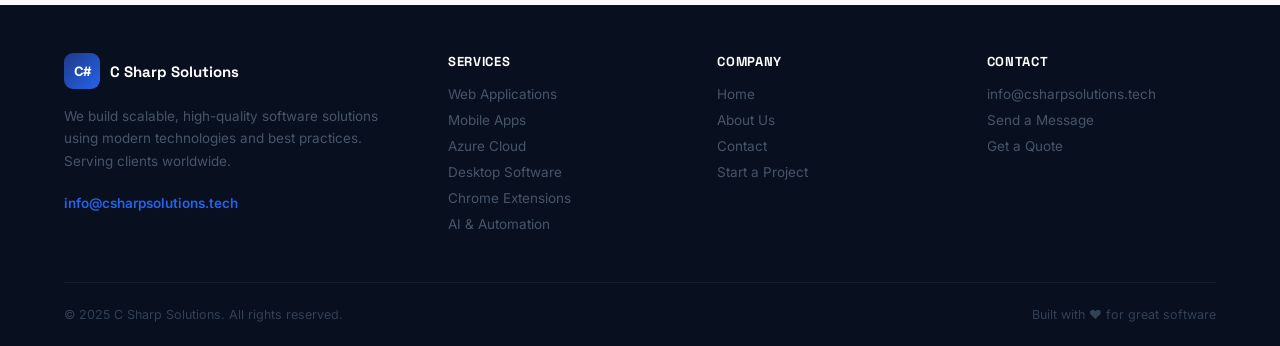
<file: start-project.html>
<!DOCTYPE html>
<html lang="en">
<head>
  <meta charset="UTF-8"/>
  <meta name="viewport" content="width=device-width, initial-scale=1.0"/>
  <title>Start a Project – C Sharp Solutions</title>
  <meta name="description" content="Start your project with C Sharp Solutions. Tell us about your idea and we'll build a tailored plan for you."/>
  <link href="https://fonts.googleapis.com/css2?family=Inter:wght@300;400;500;600;700;800&family=Space+Grotesk:wght@400;500;600;700&display=swap" rel="stylesheet"/>
  <link rel="stylesheet" href="css/style.css"/>
  <style>
    :root {
      --blue: #2563eb;
      --blue-dark: #1d4ed8;
      --blue-light: #eff6ff;
      --ink: #0f172a;
      --ink2: #334155;
      --muted: #64748b;
      --border: #e2e8f0;
      --bg: #f8fafc;
    }

    /* Ensure content is visible even before main.js runs */
    .fade-up {
      opacity: 1;
      transform: translateY(0);
    }

    .trust-bar {
      background: #fff;
      border-bottom: 1px solid var(--border);
      padding: 20px 0;
    }
    .trust-bar-inner {
      max-width: 1100px;
      margin: 0 auto;
      padding: 0 24px;
      display: grid;
      grid-template-columns: repeat(4, 1fr);
      gap: 20px;
    }
    .trust-item {
      display: flex;
      align-items: center;
      gap: 12px;
      font-size: 13.5px;
      font-weight: 600;
      color: var(--ink2);
    }
    .trust-item .icon {
      width: 40px;
      height: 40px;
      border-radius: 10px;
      background: var(--blue-light);
      display: flex;
      align-items: center;
      justify-content: center;
      font-size: 18px;
      flex-shrink: 0;
    }

    .services-strip {
      padding: 56px 0 0;
    }
    .services-strip h2 {
      font-family: 'Space Grotesk', sans-serif;
      font-size: 28px;
      font-weight: 700;
      color: var(--ink);
      text-align: center;
      margin-bottom: 8px;
    }
    .services-strip > .sec-inner > p {
      text-align: center;
      color: var(--muted);
      font-size: 15px;
      max-width: 560px;
      margin: 0 auto 36px;
    }
    .service-cards {
      display: grid;
      grid-template-columns: repeat(3, 1fr);
      gap: 20px;
    }
    .service-card {
      background: #fff;
      border: 1px solid var(--border);
      border-radius: 16px;
      padding: 24px;
      transition: border-color .2s, box-shadow .2s;
    }
    .service-card:hover {
      border-color: rgba(37, 99, 235, .35);
      box-shadow: 0 8px 24px rgba(37, 99, 235, .08);
    }
    .service-card .emoji { font-size: 28px; margin-bottom: 12px; display: block; }
    .service-card h3 {
      font-family: 'Space Grotesk', sans-serif;
      font-size: 16px;
      font-weight: 700;
      color: var(--ink);
      margin-bottom: 8px;
    }
    .service-card p { font-size: 13px; color: var(--muted); line-height: 1.6; }

    .project-layout {
      display: grid;
      grid-template-columns: 1fr 1.6fr;
      gap: 60px;
      margin-top: 48px;
      align-items: start;
    }
    .project-sidebar { display: flex; flex-direction: column; gap: 20px; }
    .sidebar-card {
      background: #fff;
      border: 1px solid var(--border);
      border-radius: 16px;
      padding: 24px;
    }
    .sidebar-card h4 {
      font-family: 'Space Grotesk', sans-serif;
      font-size: 15px;
      font-weight: 700;
      color: var(--ink);
      margin-bottom: 12px;
    }
    .sidebar-steps { display: flex; flex-direction: column; gap: 14px; }
    .sidebar-step { display: flex; gap: 12px; align-items: flex-start; }
    .sidebar-step-num {
      width: 28px; height: 28px; border-radius: 50%;
      background: var(--blue); color: #fff;
      display: flex; align-items: center; justify-content: center;
      font-size: 12px; font-weight: 700; flex-shrink: 0;
    }
    .sidebar-step-text strong {
      display: block; font-size: 13px; font-weight: 700;
      color: var(--ink); margin-bottom: 2px;
    }
    .sidebar-step-text span { font-size: 12px; color: var(--muted); }
    .sidebar-badge {
      background: var(--blue-light);
      border: 1px solid rgba(37, 99, 235, .2);
      border-radius: 12px; padding: 20px; text-align: center;
    }
    .sidebar-badge .big {
      font-family: 'Space Grotesk', sans-serif;
      font-size: 28px; font-weight: 800; color: var(--blue); display: block;
    }
    .sidebar-badge span { font-size: 13px; color: var(--muted); }

    .project-form-box {
      background: #fff;
      border: 1px solid var(--border);
      border-radius: 20px;
      padding: 40px;
      box-shadow: 0 8px 32px rgba(0, 0, 0, .06);
    }
    .project-form-box h3 {
      font-family: 'Space Grotesk', sans-serif;
      font-size: 22px; font-weight: 700; color: var(--ink); margin-bottom: 6px;
    }
    .project-form-box > p { font-size: 14px; color: var(--muted); margin-bottom: 32px; }

    .form-section {
      margin-bottom: 32px;
      padding-bottom: 32px;
      border-bottom: 1px solid var(--border);
    }
    .form-section:last-of-type { border-bottom: none; margin-bottom: 0; padding-bottom: 0; }
    .form-section-title {
      font-family: 'Space Grotesk', sans-serif;
      font-size: 15px; font-weight: 700; color: var(--ink);
      margin-bottom: 20px;
      display: flex; align-items: center; gap: 8px;
    }
    .form-section-title span {
      width: 28px; height: 28px; border-radius: 50%;
      background: var(--blue); color: #fff;
      display: flex; align-items: center; justify-content: center;
      font-size: 12px; font-weight: 700; flex-shrink: 0;
    }

    .fg { margin-bottom: 16px; }
    .fg label {
      display: block; font-size: 13px; font-weight: 600;
      color: var(--ink); margin-bottom: 6px;
    }
    .fg input, .fg textarea, .fg select {
      width: 100%; padding: 12px 14px;
      border: 1.5px solid var(--border); border-radius: 10px;
      font-size: 14px; font-family: inherit; color: var(--ink);
      background: #fff; transition: border-color .2s, box-shadow .2s;
      box-sizing: border-box;
    }
    .fg input:focus, .fg textarea:focus, .fg select:focus {
      outline: none; border-color: var(--blue);
      box-shadow: 0 0 0 3px rgba(37, 99, 235, .12);
    }
    .fg textarea { resize: vertical; min-height: 100px; }
    .fg-row { display: grid; grid-template-columns: 1fr 1fr; gap: 16px; }

    .checkbox-group, .radio-group { display: flex; flex-wrap: wrap; gap: 10px; }
    .checkbox-label, .radio-label {
      display: flex; align-items: center; gap: 8px;
      padding: 10px 14px; border: 1.5px solid var(--border);
      border-radius: 10px; cursor: pointer;
      font-size: 13.5px; font-weight: 500; color: var(--ink2);
      transition: all .2s; user-select: none;
    }
    .radio-label { padding: 10px 16px; }
    .checkbox-label:hover, .radio-label:hover {
      border-color: var(--blue); color: var(--blue); background: var(--blue-light);
    }
    .checkbox-label input, .radio-label input { display: none; }
    .checkbox-label.selected, .radio-label.selected {
      border-color: var(--blue); color: var(--blue); background: var(--blue-light);
    }

    .form-btn {
      display: block; width: 100%;
      padding: 16px 24px; margin-top: 8px;
      background: var(--blue); color: #fff;
      border: none; border-radius: 12px;
      font-size: 15px; font-weight: 700; font-family: inherit;
      cursor: pointer; transition: background .2s, transform .15s;
    }
    .form-btn:hover { background: var(--blue-dark); }
    .form-btn:disabled { opacity: .7; cursor: not-allowed; }

    .faq-section {
      padding: 72px 0;
      background: var(--bg);
      margin-top: 72px;
    }
    .faq-section h2 {
      font-family: 'Space Grotesk', sans-serif;
      font-size: 28px; font-weight: 700; color: var(--ink);
      text-align: center; margin-bottom: 8px;
    }
    .faq-section > .sec-inner > p.sub {
      text-align: center; color: var(--muted); font-size: 15px;
      max-width: 520px; margin: 0 auto 40px;
    }
    .faq-grid {
      display: grid;
      grid-template-columns: 1fr 1fr;
      gap: 20px;
      max-width: 900px;
      margin: 0 auto;
    }
    .faq-item {
      background: #fff;
      border: 1px solid var(--border);
      border-radius: 14px;
      padding: 22px 24px;
    }
    .faq-item h4 {
      font-family: 'Space Grotesk', sans-serif;
      font-size: 14px; font-weight: 700;
      color: var(--ink); margin-bottom: 8px;
    }
    .faq-item p { font-size: 13px; color: var(--muted); line-height: 1.65; }

    .cta-banner {
      max-width: 900px;
      margin: 0 auto;
      padding: 40px;
      background: linear-gradient(135deg, var(--blue) 0%, #1e40af 100%);
      border-radius: 20px;
      text-align: center;
      color: #fff;
    }
    .cta-banner h3 {
      font-family: 'Space Grotesk', sans-serif;
      font-size: 22px; font-weight: 700; margin-bottom: 8px;
    }
    .cta-banner p {
      font-size: 14px; opacity: .9; margin-bottom: 20px;
    }
    .cta-banner a {
      display: inline-block;
      padding: 12px 28px;
      background: #fff; color: var(--blue);
      border-radius: 10px; font-weight: 700; font-size: 14px;
      text-decoration: none; transition: transform .15s;
    }
    .cta-banner a:hover { transform: translateY(-2px); }

    @media (max-width: 900px) {
      .trust-bar-inner { grid-template-columns: 1fr 1fr; }
      .service-cards { grid-template-columns: 1fr 1fr; }
      .project-layout { grid-template-columns: 1fr; gap: 36px; }
      .project-form-box { padding: 24px; }
      .project-sidebar {
        order: -1;
        display: grid;
        grid-template-columns: 1fr 1fr;
      }
      .faq-grid { grid-template-columns: 1fr; }
    }
    @media (max-width: 600px) {
      .trust-bar-inner { grid-template-columns: 1fr; }
      .service-cards { grid-template-columns: 1fr; }
      .project-sidebar { grid-template-columns: 1fr; }
      .fg-row { grid-template-columns: 1fr; }
    }
  </style>
</head>
<body>

<!-- NAV -->
<nav>
  <a href="index.html" class="logo">
    <div class="logo-icon">C#</div>
    <span class="logo-name">C<span>#</span> Solutions</span>
  </a>
  <ul class="nav-links">
    <li><a href="index.html">Home</a></li>
    <li><a href="about.html">About Us</a></li>
    <li><a href="contact.html">Contact</a></li>
    <li><a href="start-project.html" class="active">Start Project</a></li>
  </ul>
  <a href="contact.html" class="nav-btn">Contact Us</a>
  <div class="hamburger" onclick="toggleMenu()"><span></span><span></span><span></span></div>
</nav>
<div class="mobile-menu" id="mobileMenu">
  <a href="index.html" onclick="toggleMenu()">Home</a>
  <a href="about.html" onclick="toggleMenu()">About Us</a>
  <a href="contact.html" onclick="toggleMenu()">Contact</a>
  <a href="start-project.html" onclick="toggleMenu()">Start Project</a>
  <a href="contact.html" class="mob-btn" onclick="toggleMenu()">Contact Us</a>
</div>

<!-- PAGE HEADER -->
<div class="page-header">
  <div class="page-header-inner">
    <div class="sec-label">Start a Project</div>
    <h1>Tell Us About <span>Your Project</span></h1>
    <p>Fill in the details below and we'll review your project carefully, then get back to you with a tailored plan and timeline within 24–48 hours.</p>
  </div>
</div>

<!-- TRUST BAR -->
<div class="trust-bar">
  <div class="trust-bar-inner">
    <div class="trust-item"><span class="icon">⚡</span> Response within 24–48 hours</div>
    <div class="trust-item"><span class="icon">💬</span> Free discovery consultation</div>
    <div class="trust-item"><span class="icon">🔒</span> NDA available on request</div>
    <div class="trust-item"><span class="icon">✅</span> No commitment to start</div>
  </div>
</div>

<!-- WHAT WE BUILD -->
<section class="services-strip">
  <div class="sec-inner">
    <h2>What We Can Build For You</h2>
    <p>From MVPs to enterprise systems — we specialize in modern .NET, cloud, and web technologies.</p>
    <div class="service-cards">
      <div class="service-card">
        <span class="emoji">🌐</span>
        <h3>Web Applications</h3>
        <p>Custom portals, dashboards, SaaS products, and internal tools built with React, Blazor, or ASP.NET Core.</p>
      </div>
      <div class="service-card">
        <span class="emoji">📱</span>
        <h3>Mobile Apps</h3>
        <p>Cross-platform apps with .NET MAUI or native integrations for iOS and Android.</p>
      </div>
      <div class="service-card">
        <span class="emoji">☁️</span>
        <h3>Azure Cloud</h3>
        <p>Cloud migration, serverless APIs, DevOps pipelines, and scalable infrastructure on Microsoft Azure.</p>
      </div>
      <div class="service-card">
        <span class="emoji">🖥️</span>
        <h3>Desktop Software</h3>
        <p>Windows desktop apps with WPF, WinForms, or modern .NET for business-critical workflows.</p>
      </div>
      <div class="service-card">
        <span class="emoji">🧩</span>
        <h3>Chrome Extensions</h3>
        <p>Browser extensions that boost productivity, integrate with your tools, and reach users where they work.</p>
      </div>
      <div class="service-card">
        <span class="emoji">🤖</span>
        <h3>AI & Automation</h3>
        <p>Intelligent workflows, chatbots, document processing, and integrations powered by modern AI APIs.</p>
      </div>
    </div>
  </div>
</section>

<!-- PROJECT FORM SECTION -->
<section class="sec">
  <div class="sec-inner">
    <div class="project-layout">

      <!-- SIDEBAR -->
      <div class="project-sidebar">
        <div class="sidebar-card">
          <h4>What Happens Next?</h4>
          <div class="sidebar-steps">
            <div class="sidebar-step">
              <div class="sidebar-step-num">1</div>
              <div class="sidebar-step-text">
                <strong>We Review Your Brief</strong>
                <span>Our team reads every detail and assesses scope, risks, and fit</span>
              </div>
            </div>
            <div class="sidebar-step">
              <div class="sidebar-step-num">2</div>
              <div class="sidebar-step-text">
                <strong>We Reach Out</strong>
                <span>Within 24–48 hours with clarifying questions or a rough estimate</span>
              </div>
            </div>
            <div class="sidebar-step">
              <div class="sidebar-step-num">3</div>
              <div class="sidebar-step-text">
                <strong>Discovery Call</strong>
                <span>A free 30-minute call to align on goals, users, and priorities</span>
              </div>
            </div>
            <div class="sidebar-step">
              <div class="sidebar-step-num">4</div>
              <div class="sidebar-step-text">
                <strong>Proposal & Kickoff</strong>
                <span>You receive a detailed plan, timeline, and quote — then we build</span>
              </div>
            </div>
          </div>
        </div>

        <div class="sidebar-badge">
          <strong class="big">Free</strong>
          <span>Initial consultation<br/>No commitment required</span>
        </div>

        <div class="sidebar-card">
          <h4>What to Include in Your Brief</h4>
          <p style="font-size:13px;color:var(--muted);line-height:1.65;margin:0">
            The problem you're solving, who will use it, must-have features, any deadlines, and links to similar products you like. Screenshots or wireframes are welcome too.
          </p>
        </div>

        <div class="sidebar-card">
          <h4>Prefer to Email Directly?</h4>
          <p style="font-size:13px;color:var(--muted);margin-bottom:12px">Send us a message at any time and we'll respond promptly.</p>
          <a href="mailto:info@csharpsolutions.tech" style="color:var(--blue);font-size:13.5px;font-weight:600;text-decoration:none">info@csharpsolutions.tech →</a>
        </div>

        <div class="sidebar-card" style="background:var(--blue);border-color:var(--blue)">
          <h4 style="color:#fff">10+ Years of Experience</h4>
          <p style="font-size:13px;color:rgba(255,255,255,.85);margin-top:4px;line-height:1.6">
            We've delivered projects across web, mobile, cloud, desktop, and AI. Whatever you're building, we've got the expertise.
          </p>
        </div>
      </div>

      <!-- FORM -->
      <div class="project-form-box" id="projectForm">
        <h3>Project Brief</h3>
        <p>The more details you share, the better we can help you. Fields marked with * are required.</p>

        <form action="https://api.web3forms.com/submit" method="POST" onsubmit="handleFormSubmit(event, this)">
          <input type="hidden" name="access_key" value="e7ae0b33-e5ac-45df-a53b-16c626ac76e0"/>
          <input type="hidden" name="subject" value="New Project Brief – C Sharp Solutions"/>
          <input type="hidden" name="from_name" value="C Sharp Solutions Website"/>
          <input type="checkbox" name="botcheck" style="display:none"/>

          <!-- SECTION 1: Contact Info -->
          <div class="form-section">
            <div class="form-section-title"><span>1</span> Your Contact Information</div>
            <div class="fg-row">
              <div class="fg">
                <label for="first_name">First Name *</label>
                <input type="text" id="first_name" name="first_name" placeholder="John" required/>
              </div>
              <div class="fg">
                <label for="last_name">Last Name *</label>
                <input type="text" id="last_name" name="last_name" placeholder="Doe" required/>
              </div>
            </div>
            <div class="fg">
              <label for="email">Email Address *</label>
              <input type="email" id="email" name="email" placeholder="john@company.com" required/>
            </div>
            <div class="fg-row">
              <div class="fg">
                <label for="company">Company / Organization</label>
                <input type="text" id="company" name="company" placeholder="Your company name (optional)"/>
              </div>
              <div class="fg">
                <label for="phone">Phone Number</label>
                <input type="tel" id="phone" name="phone" placeholder="+1 (555) 000-0000"/>
              </div>
            </div>
            <div class="fg">
              <label for="referral">How did you hear about us?</label>
              <select id="referral" name="referral">
                <option value="">Select an option (optional)</option>
                <option value="Google Search">Google Search</option>
                <option value="Referral">Referral from someone</option>
                <option value="LinkedIn">LinkedIn</option>
                <option value="Social Media">Social Media</option>
                <option value="Previous Client">Previous Client</option>
                <option value="Other">Other</option>
              </select>
            </div>
          </div>

          <!-- SECTION 2: Project Type -->
          <div class="form-section">
            <div class="form-section-title"><span>2</span> Type of Project</div>
            <p style="font-size:13px;color:var(--muted);margin-bottom:16px">Select all that apply:</p>
            <div class="checkbox-group" id="serviceCheckboxes">
              <label class="checkbox-label" onclick="toggleCheck(this)"><input type="checkbox" name="service_web" value="Web Application"/>🌐 Web Application</label>
              <label class="checkbox-label" onclick="toggleCheck(this)"><input type="checkbox" name="service_mobile" value="Mobile App"/>📱 Mobile App</label>
              <label class="checkbox-label" onclick="toggleCheck(this)"><input type="checkbox" name="service_cloud" value="Azure Cloud"/>☁️ Azure Cloud</label>
              <label class="checkbox-label" onclick="toggleCheck(this)"><input type="checkbox" name="service_desktop" value="Desktop Software"/>🖥️ Desktop Software</label>
              <label class="checkbox-label" onclick="toggleCheck(this)"><input type="checkbox" name="service_chrome" value="Chrome Extension"/>🧩 Chrome Extension</label>
              <label class="checkbox-label" onclick="toggleCheck(this)"><input type="checkbox" name="service_ai" value="AI & Automation"/>🤖 AI & Automation</label>
              <label class="checkbox-label" onclick="toggleCheck(this)"><input type="checkbox" name="service_other" value="Other"/>🔧 Other</label>
            </div>
          </div>

          <!-- SECTION 3: Project Details -->
          <div class="form-section">
            <div class="form-section-title"><span>3</span> Project Details</div>
            <div class="fg">
              <label for="project_name">Project Name / Title</label>
              <input type="text" id="project_name" name="project_name" placeholder="e.g. Customer Portal, Inventory Management System"/>
            </div>
            <div class="fg">
              <label for="project_description">Project Description *</label>
              <textarea id="project_description" name="project_description" style="height:150px" placeholder="Describe your project. What does it do? Who is it for? What problem does it solve?" required></textarea>
            </div>
            <div class="fg">
              <label for="key_features">Key Features Required</label>
              <textarea id="key_features" name="key_features" placeholder="List the main features or functionality you need — e.g. user login, reporting dashboard, payment integration..."></textarea>
            </div>
            <div class="fg">
              <label for="target_users">Target Users / Audience</label>
              <input type="text" id="target_users" name="target_users" placeholder="e.g. Internal staff, B2B customers, general public"/>
            </div>
          </div>

          <!-- SECTION 4: Timeline & Budget -->
          <div class="form-section">
            <div class="form-section-title"><span>4</span> Timeline & Budget</div>
            <div class="fg">
              <label>Desired Timeline</label>
              <div class="radio-group" id="timelineGroup">
                <label class="radio-label" onclick="selectRadio(this, 'timelineGroup')"><input type="radio" name="timeline" value="ASAP"/>ASAP</label>
                <label class="radio-label" onclick="selectRadio(this, 'timelineGroup')"><input type="radio" name="timeline" value="1-3 Months"/>1–3 Months</label>
                <label class="radio-label" onclick="selectRadio(this, 'timelineGroup')"><input type="radio" name="timeline" value="3-6 Months"/>3–6 Months</label>
                <label class="radio-label" onclick="selectRadio(this, 'timelineGroup')"><input type="radio" name="timeline" value="6+ Months"/>6+ Months</label>
                <label class="radio-label" onclick="selectRadio(this, 'timelineGroup')"><input type="radio" name="timeline" value="Flexible"/>Flexible</label>
              </div>
            </div>
            <div class="fg" style="margin-top:16px">
              <label>Estimated Budget Range</label>
              <div class="radio-group" id="budgetGroup">
                <label class="radio-label" onclick="selectRadio(this, 'budgetGroup')"><input type="radio" name="budget" value="Under $5K"/>Under $5K</label>
                <label class="radio-label" onclick="selectRadio(this, 'budgetGroup')"><input type="radio" name="budget" value="$5K-$15K"/>$5K – $15K</label>
                <label class="radio-label" onclick="selectRadio(this, 'budgetGroup')"><input type="radio" name="budget" value="$15K-$50K"/>$15K – $50K</label>
                <label class="radio-label" onclick="selectRadio(this, 'budgetGroup')"><input type="radio" name="budget" value="$50K+"/>$50K+</label>
                <label class="radio-label" onclick="selectRadio(this, 'budgetGroup')"><input type="radio" name="budget" value="Not Sure"/>Not Sure</label>
              </div>
            </div>
            <div class="fg" style="margin-top:16px">
              <label>Project Stage</label>
              <div class="radio-group" id="stageGroup">
                <label class="radio-label" onclick="selectRadio(this, 'stageGroup')"><input type="radio" name="project_stage" value="Idea only"/>💡 Idea only</label>
                <label class="radio-label" onclick="selectRadio(this, 'stageGroup')"><input type="radio" name="project_stage" value="Wireframes / mockups"/>📐 Wireframes ready</label>
                <label class="radio-label" onclick="selectRadio(this, 'stageGroup')"><input type="radio" name="project_stage" value="Partially built"/>🔨 Partially built</label>
                <label class="radio-label" onclick="selectRadio(this, 'stageGroup')"><input type="radio" name="project_stage" value="Needs rebuild"/>🔄 Needs rebuild</label>
              </div>
            </div>
          </div>

          <!-- SECTION 5: Additional Info -->
          <div class="form-section">
            <div class="form-section-title"><span>5</span> Additional Information</div>
            <div class="fg">
              <label for="existing_system">Do you have an existing system or codebase?</label>
              <textarea id="existing_system" name="existing_system" placeholder="Tell us about any existing systems, technologies already in use, or integrations needed (e.g. Stripe, Salesforce, Microsoft 365)..."></textarea>
            </div>
            <div class="fg">
              <label for="tech_preferences">Technology Preferences</label>
              <input type="text" id="tech_preferences" name="tech_preferences" placeholder="e.g. .NET, React, Azure, SQL Server — or 'open to recommendations'"/>
            </div>
            <div class="fg">
              <label for="additional_info">Anything else we should know?</label>
              <textarea id="additional_info" name="additional_info" placeholder="Share any other context, constraints, reference links, or inspirations..."></textarea>
            </div>
            <div class="fg">
              <label class="checkbox-label" style="display:inline-flex;width:auto" onclick="toggleCheck(this)">
                <input type="checkbox" name="nda_requested" value="Yes — please send NDA"/>
                🔒 I'd like to sign an NDA before sharing sensitive details
              </label>
            </div>
          </div>

          <button type="submit" class="form-btn">Submit Project Brief →</button>
          <div id="projectSuccess" style="display:none;text-align:center;padding:16px;background:#f0fdf4;border-radius:10px;color:#16a34a;font-weight:600;margin-top:12px">
            ✅ Project brief submitted! We'll respond within 24–48 hours.
          </div>
          <p style="font-size:12px;color:var(--muted);text-align:center;margin-top:14px">
            We'll respond within 24–48 hours. No spam, no commitment required.
          </p>
        </form>
      </div>
    </div>
  </div>
</section>

<!-- FAQ -->
<section class="faq-section">
  <div class="sec-inner">
    <h2>Frequently Asked Questions</h2>
    <p class="sub">Common questions about starting a project with us.</p>
    <div class="faq-grid">
      <div class="faq-item">
        <h4>How quickly will I hear back?</h4>
        <p>We review every brief personally and respond within 24–48 business hours with next steps, questions, or a ballpark estimate.</p>
      </div>
      <div class="faq-item">
        <h4>Is the consultation really free?</h4>
        <p>Yes. The initial discovery call and project assessment come at no cost and with no obligation to proceed.</p>
      </div>
      <div class="faq-item">
        <h4>What if I only have an idea?</h4>
        <p>That's perfectly fine. Many clients come to us at the idea stage. We'll help you shape requirements and define an MVP.</p>
      </div>
      <div class="faq-item">
        <h4>Do you work with startups and enterprises?</h4>
        <p>We work with businesses of all sizes — from solo founders launching an MVP to established companies modernizing legacy systems.</p>
      </div>
      <div class="faq-item">
        <h4>Can you work with our existing team?</h4>
        <p>Absolutely. We can augment your in-house developers, take full ownership, or collaborate in a hybrid model.</p>
      </div>
      <div class="faq-item">
        <h4>What happens after I submit?</h4>
        <p>We'll review your brief, schedule a short call if needed, then send a proposal with scope, timeline, and pricing.</p>
      </div>
    </div>

    <div class="cta-banner" style="margin-top:48px">
      <h3>Not ready for a full brief?</h3>
      <p>Send us a quick message and we'll point you in the right direction.</p>
      <a href="contact.html">Contact Us Instead →</a>
    </div>
  </div>
</section>

<!-- FOOTER -->
<footer>
  <div class="foot-top">
    <div class="foot-brand">
      <div class="foot-logo"><div class="foot-logo-icon">C#</div><span class="foot-logo-name">C Sharp Solutions</span></div>
      <p class="foot-desc">We build scalable, high-quality software solutions using modern technologies and best practices. Serving clients worldwide.</p>
      <a href="mailto:info@csharpsolutions.tech" class="foot-email">info@csharpsolutions.tech</a>
    </div>
    <div class="foot-col">
      <h4>Services</h4>
      <a href="index.html#services">Web Applications</a>
      <a href="index.html#services">Mobile Apps</a>
      <a href="index.html#services">Azure Cloud</a>
      <a href="index.html#services">Desktop Software</a>
      <a href="index.html#services">Chrome Extensions</a>
      <a href="index.html#services">AI & Automation</a>
    </div>
    <div class="foot-col">
      <h4>Company</h4>
      <a href="index.html">Home</a>
      <a href="about.html">About Us</a>
      <a href="contact.html">Contact</a>
      <a href="start-project.html">Start a Project</a>
    </div>
    <div class="foot-col">
      <h4>Contact</h4>
      <a href="mailto:info@csharpsolutions.tech">info@csharpsolutions.tech</a>
      <a href="contact.html">Send a Message</a>
      <a href="start-project.html">Get a Quote</a>
    </div>
  </div>
  <div class="foot-bottom">
    <span>© 2025 C Sharp Solutions. All rights reserved.</span>
    <span>Built with ❤️ for great software</span>
  </div>
</footer>

<script src="js/main.js"></script>
<script>
  function toggleCheck(label) {
    const input = label.querySelector('input');
    if (input.type === 'checkbox') {
      input.checked = !input.checked;
    }
    label.classList.toggle('selected', input.checked);
  }

  function selectRadio(label, groupId) {
    document.querySelectorAll('#' + groupId + ' .radio-label').forEach(function (l) {
      l.classList.remove('selected');
    });
    label.classList.add('selected');
    label.querySelector('input').checked = true;
  }

  async function handleFormSubmit(e, form) {
    e.preventDefault();
    const btn = form.querySelector('.form-btn');
    const success = document.getElementById('projectSuccess');
    btn.textContent = 'Sending...';
    btn.disabled = true;
    success.style.display = 'none';

    try {
      const response = await fetch('https://api.web3forms.com/submit', {
        method: 'POST',
        body: new FormData(form)
      });
      const data = await response.json();
      if (data.success) {
        form.reset();
        document.querySelectorAll('.checkbox-label, .radio-label').forEach(function (l) {
          l.classList.remove('selected');
        });
        success.style.display = 'block';
        btn.textContent = '✅ Submitted!';
        btn.style.background = '#16a34a';
        document.getElementById('projectForm').scrollIntoView({ behavior: 'smooth', block: 'start' });
      } else {
        throw new Error('Submission failed');
      }
    } catch (err) {
      btn.textContent = 'Submit Project Brief →';
      btn.disabled = false;
      alert('Something went wrong. Please try again or email us at info@csharpsolutions.tech');
    }
  }
</script>
</body>
</html>
</file>
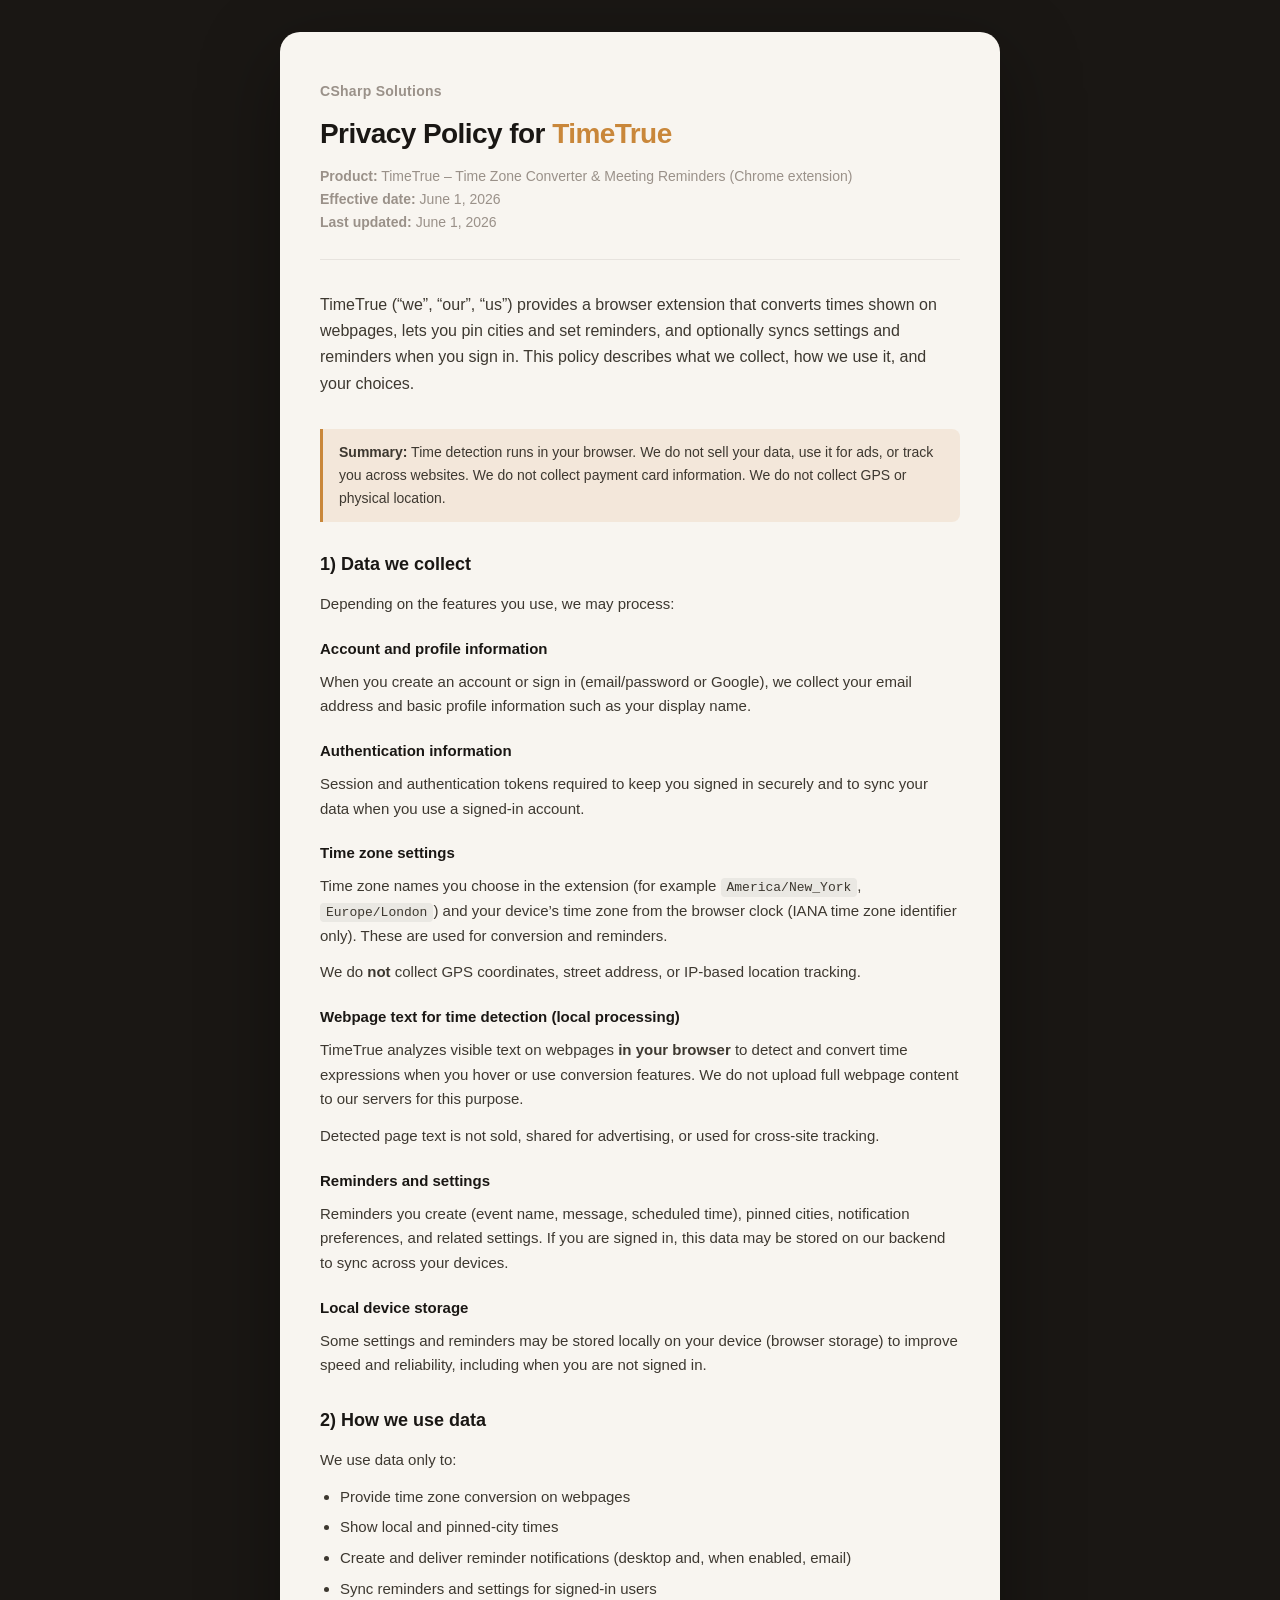
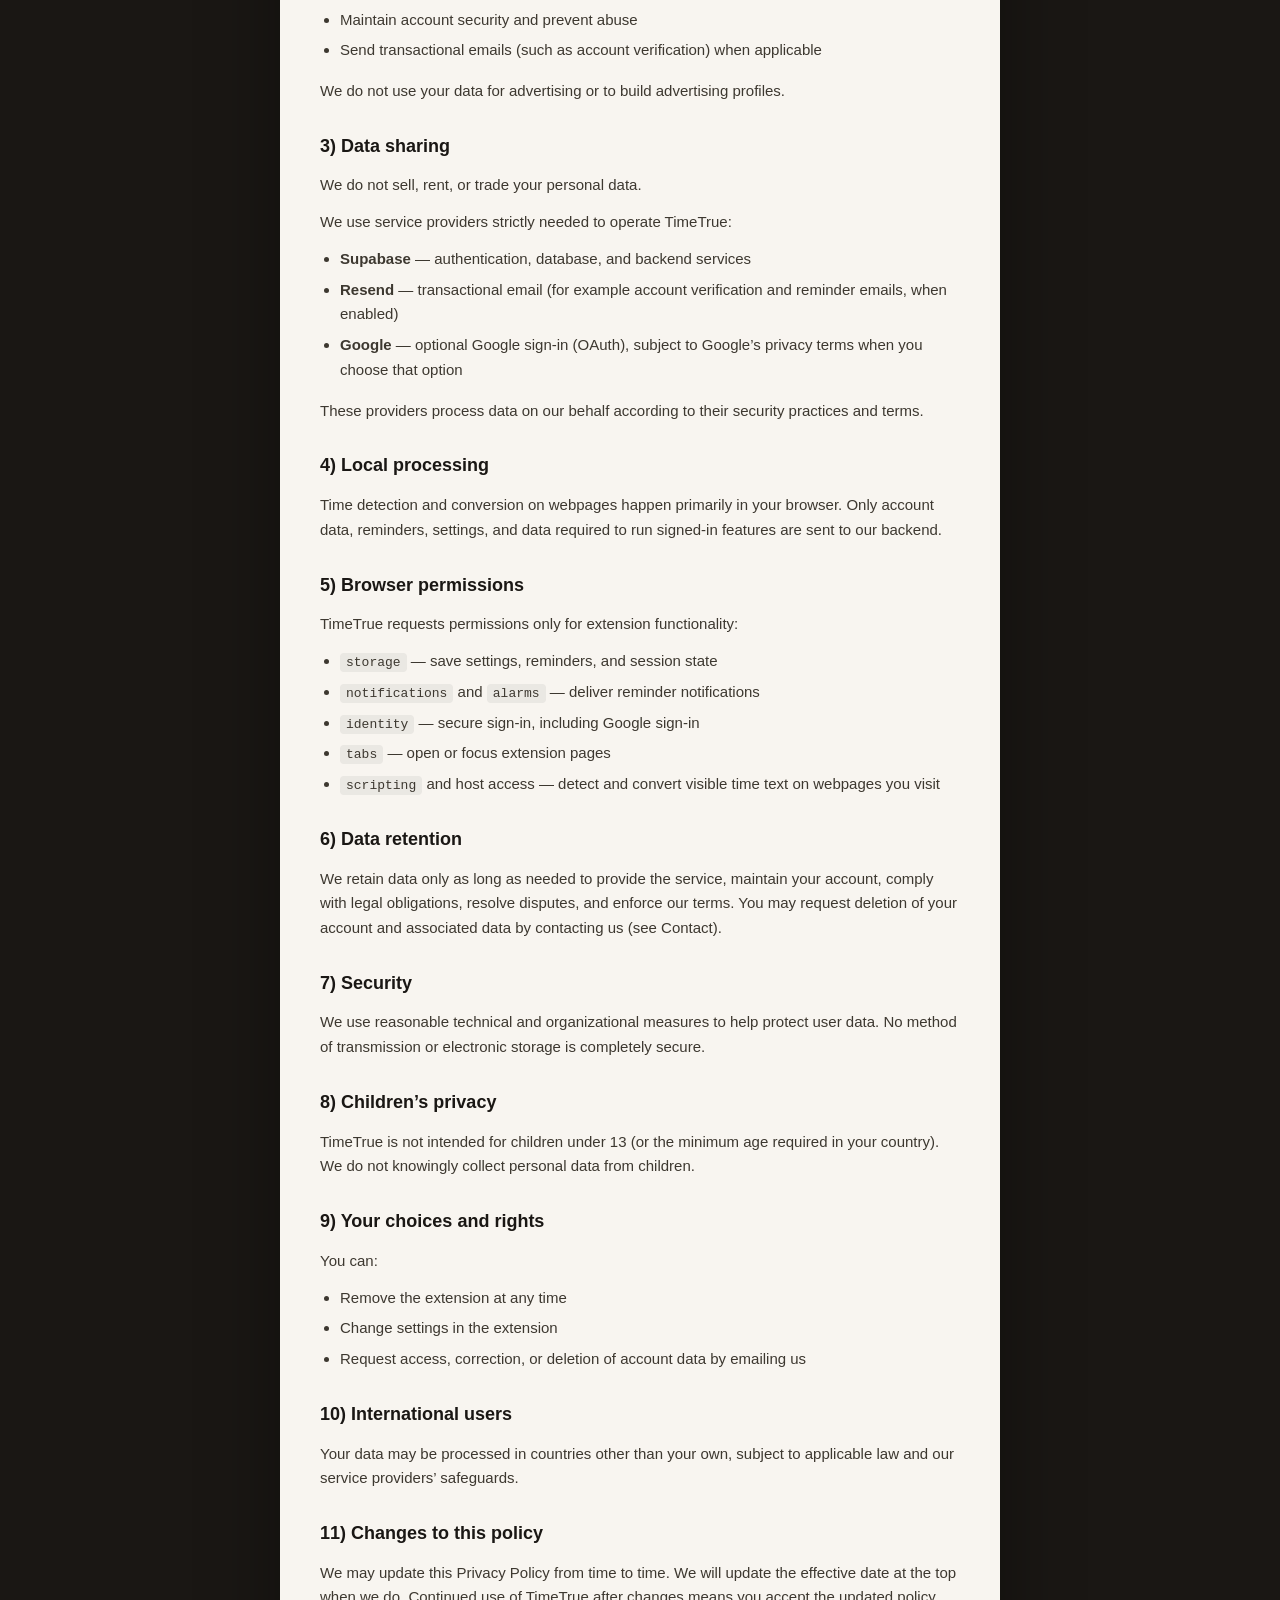
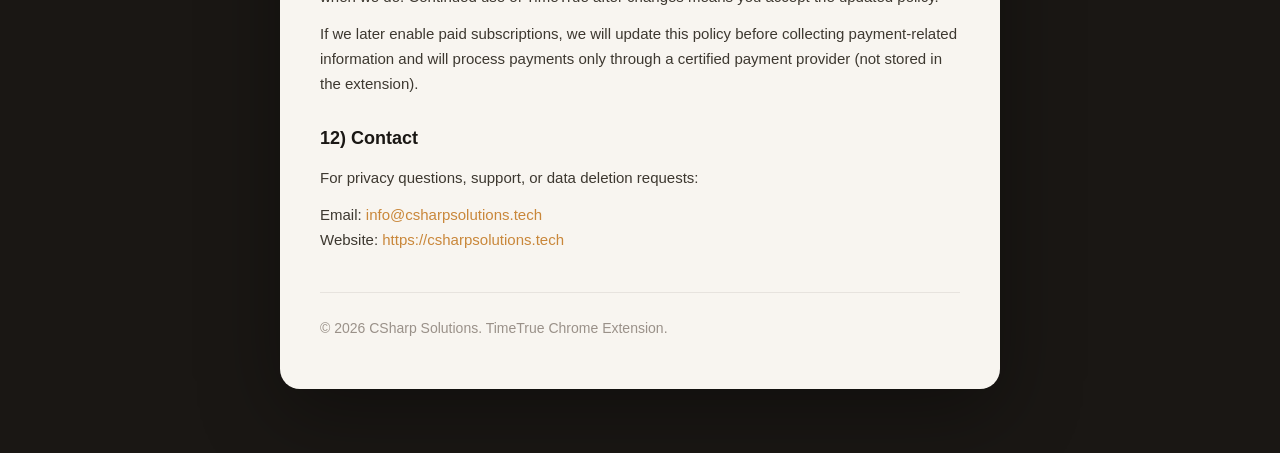
<file: timetrue-privacy-policy.html>
<!DOCTYPE html>
<html lang="en">
<head>
  <meta charset="UTF-8">
  <meta name="viewport" content="width=device-width, initial-scale=1.0">
  <title>Privacy Policy – TimeTrue</title>
  <meta name="description" content="Privacy Policy for the TimeTrue Chrome extension – time zone conversion and meeting reminders.">
  <style>
    * { margin: 0; padding: 0; box-sizing: border-box; }

    body {
      font-family: -apple-system, BlinkMacSystemFont, 'Segoe UI', Roboto, sans-serif;
      background: #1a1714;
      color: #3d3830;
      line-height: 1.65;
      padding: 32px 20px 64px;
    }

    .wrap {
      max-width: 720px;
      margin: 0 auto;
      background: #f8f5f0;
      border-radius: 20px;
      padding: 48px 40px;
      box-shadow: 0 24px 80px rgba(0, 0, 0, 0.35);
    }

    @media (max-width: 600px) {
      .wrap { padding: 32px 24px; }
    }

    .logo {
      font-size: 14px;
      font-weight: 600;
      color: #9a9189;
      margin-bottom: 8px;
      letter-spacing: 0.02em;
    }

    h1 {
      font-size: 28px;
      font-weight: 700;
      color: #1a1714;
      margin-bottom: 8px;
      letter-spacing: -0.02em;
    }

    h1 span { color: #c9873a; }

    .meta {
      font-size: 14px;
      color: #9a9189;
      margin-bottom: 32px;
      padding-bottom: 24px;
      border-bottom: 1px solid rgba(26, 23, 20, 0.08);
    }

    .intro {
      font-size: 16px;
      color: #3d3830;
      margin-bottom: 32px;
    }

    h2 {
      font-size: 18px;
      font-weight: 700;
      color: #1a1714;
      margin: 28px 0 12px;
    }

    h3 {
      font-size: 15px;
      font-weight: 600;
      color: #1a1714;
      margin: 20px 0 8px;
    }

    p, li {
      font-size: 15px;
      color: #3d3830;
      margin-bottom: 12px;
    }

    ul {
      margin: 0 0 16px 1.25rem;
    }

    li { margin-bottom: 6px; }

    a {
      color: #c9873a;
      text-decoration: none;
    }

    a:hover { text-decoration: underline; }

    .highlight {
      background: rgba(201, 135, 58, 0.12);
      border-left: 3px solid #c9873a;
      padding: 12px 16px;
      border-radius: 0 8px 8px 0;
      margin: 16px 0;
      font-size: 14px;
    }

    code {
      font-size: 13px;
      background: rgba(26, 23, 20, 0.06);
      padding: 2px 6px;
      border-radius: 4px;
    }

    footer {
      margin-top: 40px;
      padding-top: 24px;
      border-top: 1px solid rgba(26, 23, 20, 0.08);
      font-size: 14px;
      color: #9a9189;
    }
  </style>
</head>
<body>
  <main class="wrap">
    <p class="logo">CSharp Solutions</p>
    <h1>Privacy Policy for <span>TimeTrue</span></h1>
    <p class="meta"><strong>Product:</strong> TimeTrue – Time Zone Converter &amp; Meeting Reminders (Chrome extension)<br>
    <strong>Effective date:</strong> June 1, 2026<br>
    <strong>Last updated:</strong> June 1, 2026</p>

    <p class="intro">
      TimeTrue (&ldquo;we&rdquo;, &ldquo;our&rdquo;, &ldquo;us&rdquo;) provides a browser extension that converts times shown on webpages,
      lets you pin cities and set reminders, and optionally syncs settings and reminders when you sign in.
      This policy describes what we collect, how we use it, and your choices.
    </p>

    <div class="highlight">
      <strong>Summary:</strong> Time detection runs in your browser. We do not sell your data, use it for ads,
      or track you across websites. We do not collect payment card information. We do not collect GPS or physical location.
    </div>

    <h2>1) Data we collect</h2>
    <p>Depending on the features you use, we may process:</p>

    <h3>Account and profile information</h3>
    <p>When you create an account or sign in (email/password or Google), we collect your email address and basic profile information such as your display name.</p>

    <h3>Authentication information</h3>
    <p>Session and authentication tokens required to keep you signed in securely and to sync your data when you use a signed-in account.</p>

    <h3>Time zone settings</h3>
    <p>Time zone names you choose in the extension (for example <code>America/New_York</code>, <code>Europe/London</code>) and your device&rsquo;s time zone from the browser clock (IANA time zone identifier only). These are used for conversion and reminders.</p>
    <p>We do <strong>not</strong> collect GPS coordinates, street address, or IP-based location tracking.</p>

    <h3>Webpage text for time detection (local processing)</h3>
    <p>TimeTrue analyzes visible text on webpages <strong>in your browser</strong> to detect and convert time expressions when you hover or use conversion features. We do not upload full webpage content to our servers for this purpose.</p>
    <p>Detected page text is not sold, shared for advertising, or used for cross-site tracking.</p>

    <h3>Reminders and settings</h3>
    <p>Reminders you create (event name, message, scheduled time), pinned cities, notification preferences, and related settings. If you are signed in, this data may be stored on our backend to sync across your devices.</p>

    <h3>Local device storage</h3>
    <p>Some settings and reminders may be stored locally on your device (browser storage) to improve speed and reliability, including when you are not signed in.</p>

    <h2>2) How we use data</h2>
    <p>We use data only to:</p>
    <ul>
      <li>Provide time zone conversion on webpages</li>
      <li>Show local and pinned-city times</li>
      <li>Create and deliver reminder notifications (desktop and, when enabled, email)</li>
      <li>Sync reminders and settings for signed-in users</li>
      <li>Maintain account security and prevent abuse</li>
      <li>Send transactional emails (such as account verification) when applicable</li>
    </ul>
    <p>We do not use your data for advertising or to build advertising profiles.</p>

    <h2>3) Data sharing</h2>
    <p>We do not sell, rent, or trade your personal data.</p>
    <p>We use service providers strictly needed to operate TimeTrue:</p>
    <ul>
      <li><strong>Supabase</strong> — authentication, database, and backend services</li>
      <li><strong>Resend</strong> — transactional email (for example account verification and reminder emails, when enabled)</li>
      <li><strong>Google</strong> — optional Google sign-in (OAuth), subject to Google&rsquo;s privacy terms when you choose that option</li>
    </ul>
    <p>These providers process data on our behalf according to their security practices and terms.</p>

    <h2>4) Local processing</h2>
    <p>Time detection and conversion on webpages happen primarily in your browser. Only account data, reminders, settings, and data required to run signed-in features are sent to our backend.</p>

    <h2>5) Browser permissions</h2>
    <p>TimeTrue requests permissions only for extension functionality:</p>
    <ul>
      <li><code>storage</code> — save settings, reminders, and session state</li>
      <li><code>notifications</code> and <code>alarms</code> — deliver reminder notifications</li>
      <li><code>identity</code> — secure sign-in, including Google sign-in</li>
      <li><code>tabs</code> — open or focus extension pages</li>
      <li><code>scripting</code> and host access — detect and convert visible time text on webpages you visit</li>
    </ul>

    <h2>6) Data retention</h2>
    <p>We retain data only as long as needed to provide the service, maintain your account, comply with legal obligations, resolve disputes, and enforce our terms. You may request deletion of your account and associated data by contacting us (see Contact).</p>

    <h2>7) Security</h2>
    <p>We use reasonable technical and organizational measures to help protect user data. No method of transmission or electronic storage is completely secure.</p>

    <h2>8) Children&rsquo;s privacy</h2>
    <p>TimeTrue is not intended for children under 13 (or the minimum age required in your country). We do not knowingly collect personal data from children.</p>

    <h2>9) Your choices and rights</h2>
    <p>You can:</p>
    <ul>
      <li>Remove the extension at any time</li>
      <li>Change settings in the extension</li>
      <li>Request access, correction, or deletion of account data by emailing us</li>
    </ul>

    <h2>10) International users</h2>
    <p>Your data may be processed in countries other than your own, subject to applicable law and our service providers&rsquo; safeguards.</p>

    <h2>11) Changes to this policy</h2>
    <p>We may update this Privacy Policy from time to time. We will update the effective date at the top when we do. Continued use of TimeTrue after changes means you accept the updated policy.</p>
    <p>If we later enable paid subscriptions, we will update this policy before collecting payment-related information and will process payments only through a certified payment provider (not stored in the extension).</p>

    <h2>12) Contact</h2>
    <p>For privacy questions, support, or data deletion requests:</p>
    <p>
      Email: <a href="mailto:info@csharpsolutions.tech">info@csharpsolutions.tech</a><br>
      Website: <a href="https://csharpsolutions.tech">https://csharpsolutions.tech</a>
    </p>

    <footer>
      &copy; 2026 CSharp Solutions. TimeTrue Chrome Extension.
    </footer>
  </main>
</body>
</html>
</file>
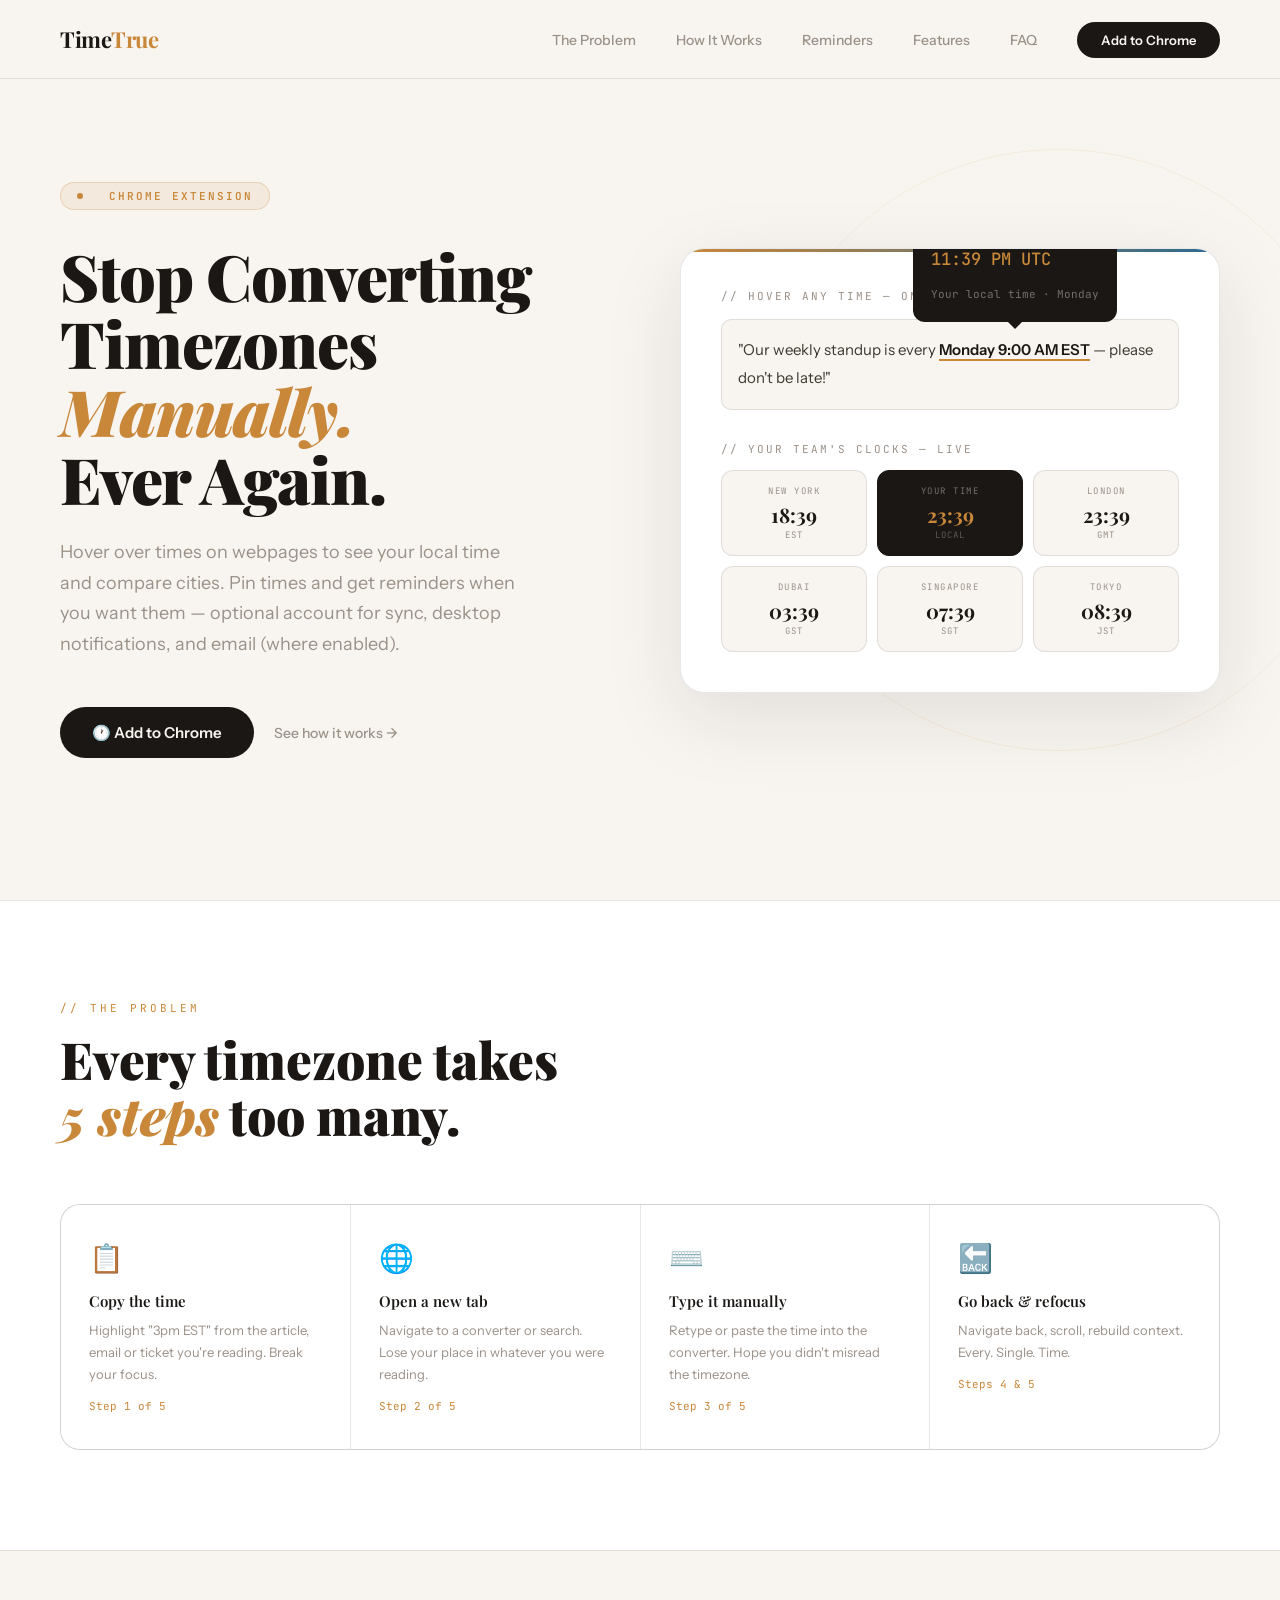
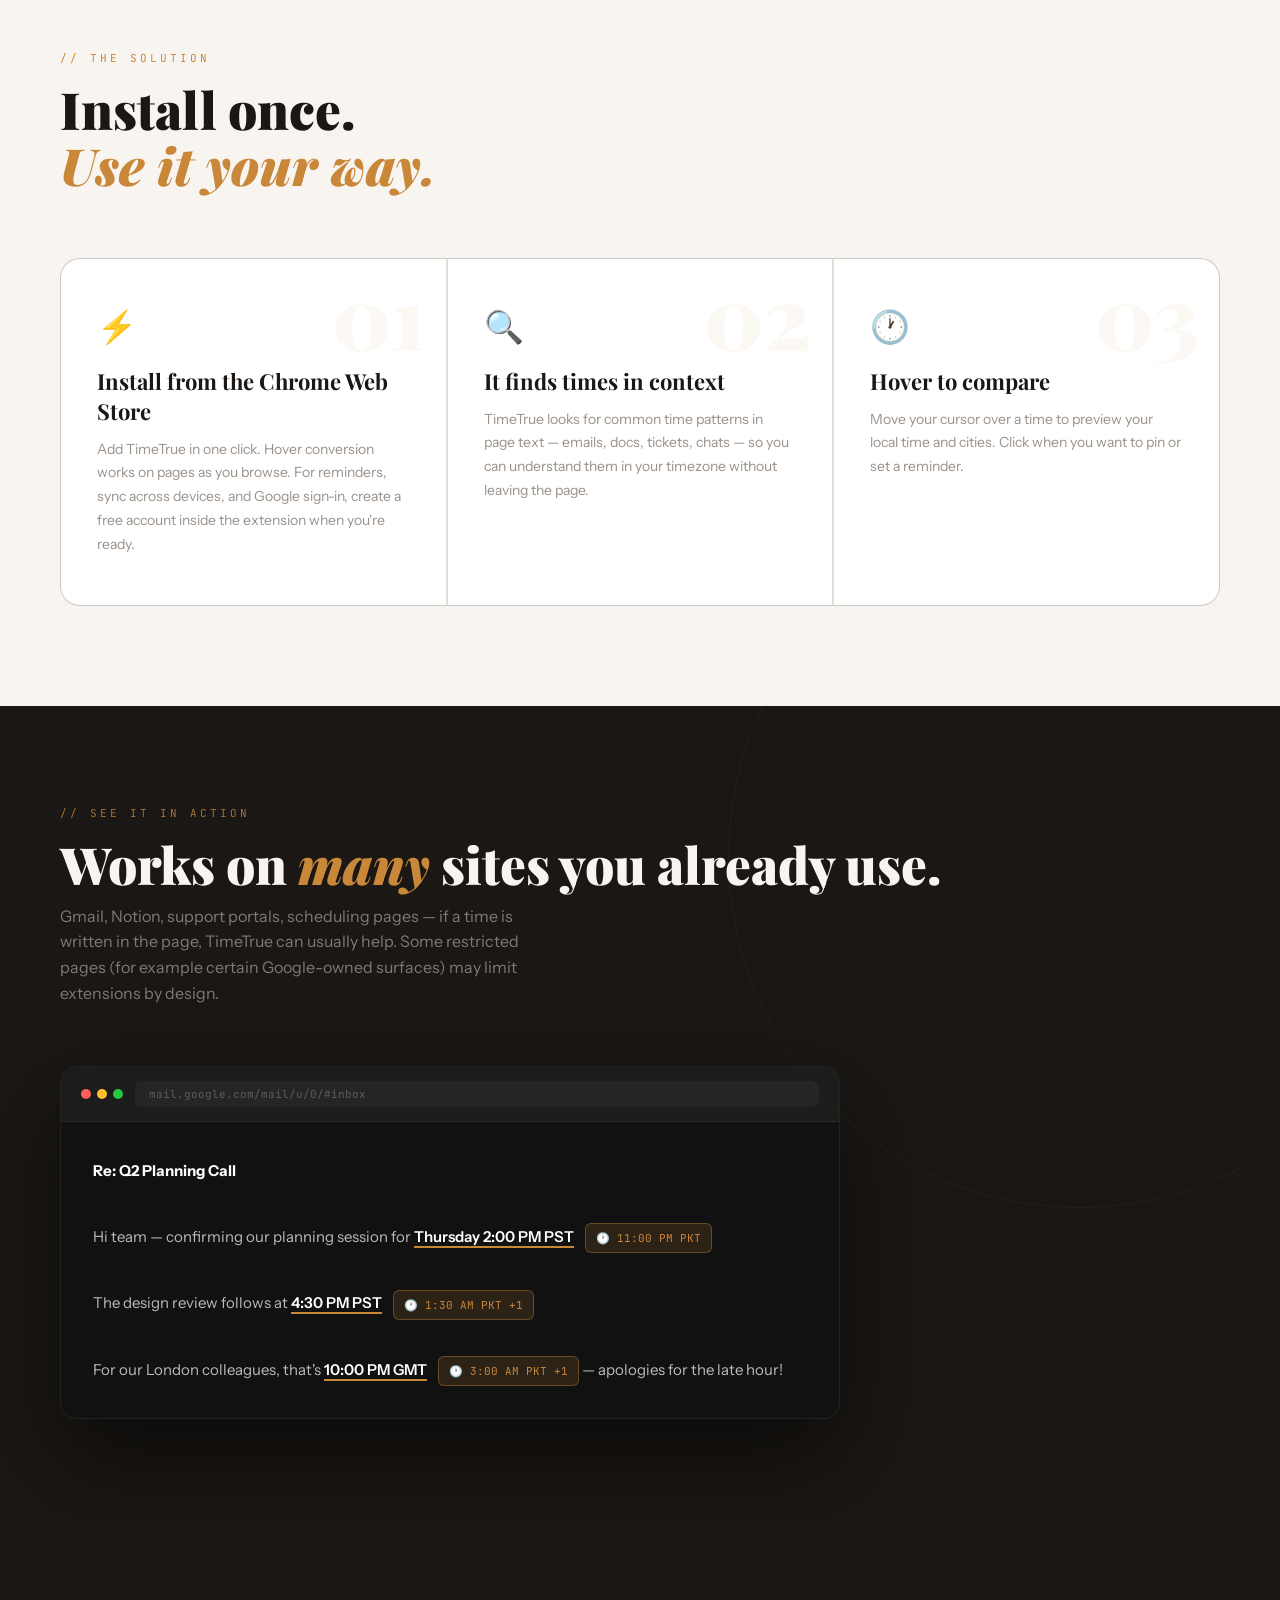
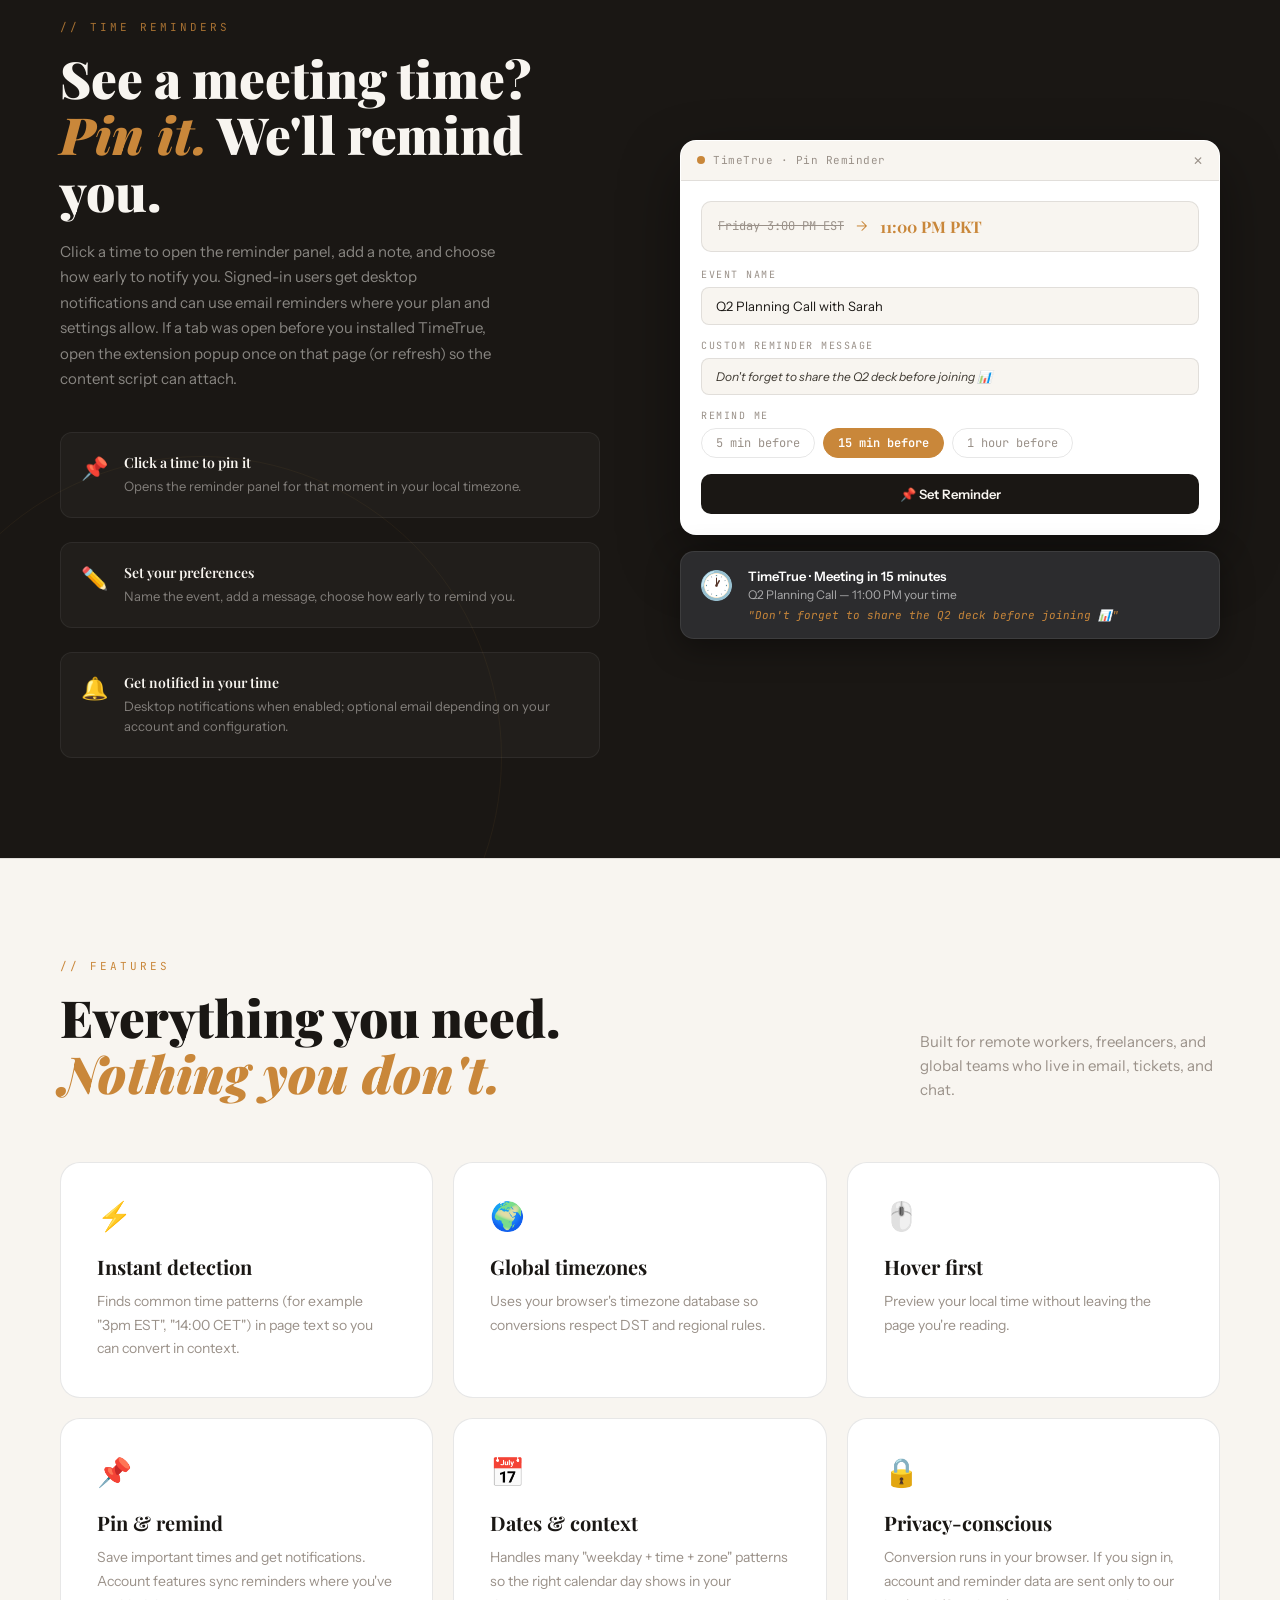
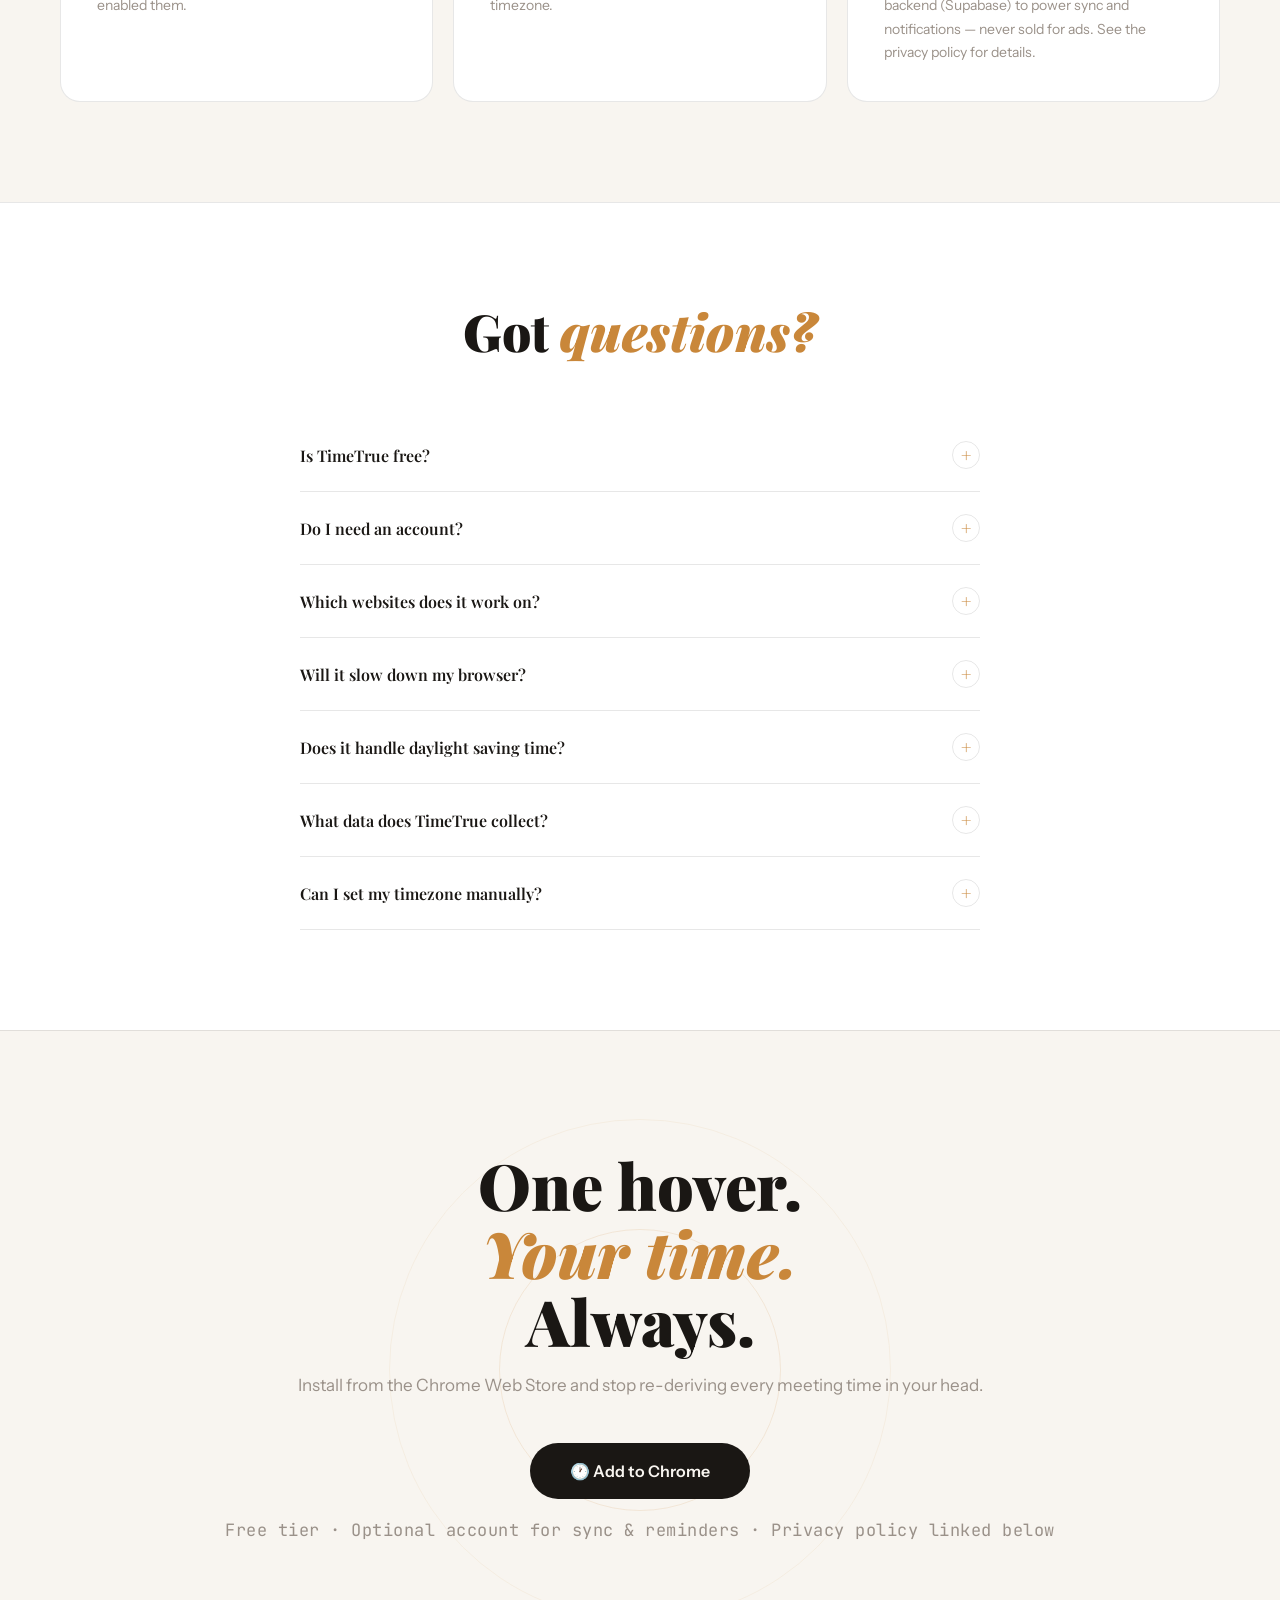
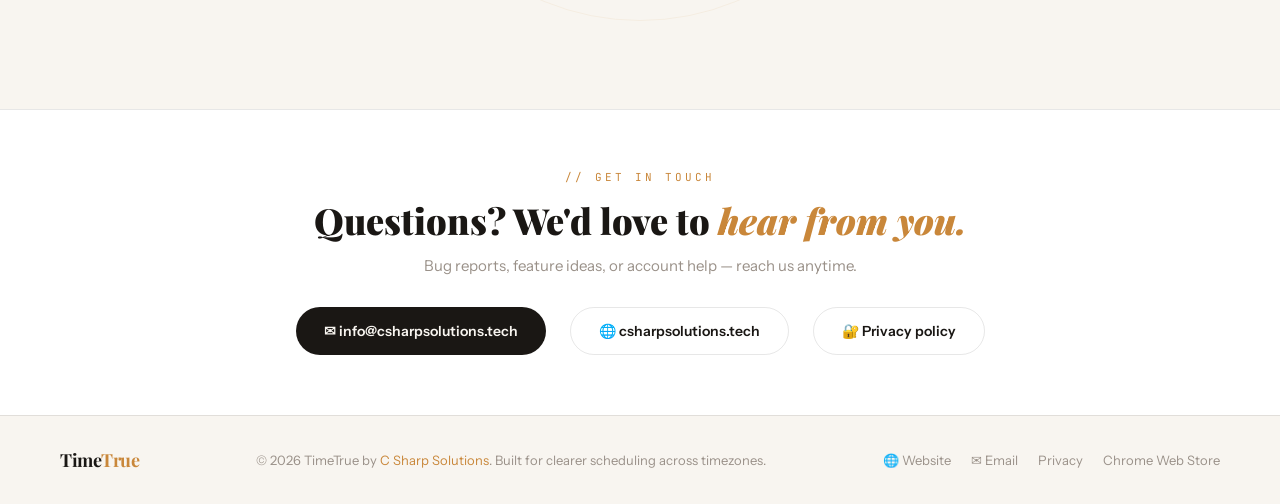
<file: TimeTrue.html>
<!DOCTYPE html>
<html lang="en">
<head>
<meta charset="UTF-8">
<meta name="viewport" content="width=device-width, initial-scale=1.0">
<title>TimeTrue – Convert Times &amp; Set Reminders | Hover, pin &amp; remind</title>
<link href="https://fonts.googleapis.com/css2?family=Playfair+Display:wght@400;700;900&family=Instrument+Sans:wght@300;400;500;600&family=JetBrains+Mono:wght@400;500&display=swap" rel="stylesheet">
<style>
  :root {
    --cream: #f8f5f0;
    --dark: #1a1714;
    --mid: #3d3830;
    --accent: #c9873a;
    --accent2: #2d6a8f;
    --muted: #9a9189;
    --border: rgba(26,23,20,0.1);
    --white: #ffffff;
  }

  * { margin: 0; padding: 0; box-sizing: border-box; }
  html { scroll-behavior: smooth; }

  body {
    background: var(--cream);
    color: var(--dark);
    font-family: 'Instrument Sans', sans-serif;
    overflow-x: hidden;
  }

  nav {
    position: fixed; top: 0; left: 0; right: 0; z-index: 100;
    display: flex; align-items: center; justify-content: space-between;
    padding: 24px 60px;
    background: rgba(248,245,240,0.92);
    backdrop-filter: blur(16px);
    border-bottom: 1px solid var(--border);
  }

  .logo {
    font-family: 'Playfair Display', serif;
    font-size: 22px; font-weight: 700;
    color: var(--dark); letter-spacing: -0.5px;
  }
  .logo span { color: var(--accent); }

  nav ul { list-style: none; display: flex; gap: 40px; align-items: center; }
  nav ul li a {
    color: var(--muted); text-decoration: none;
    font-size: 14px; font-weight: 500; transition: color 0.2s;
  }
  nav ul li a:hover { color: var(--dark); }

  .nav-cta {
    background: var(--dark) !important; color: var(--cream) !important;
    padding: 10px 24px !important; border-radius: 100px !important;
    font-weight: 600 !important; font-size: 13px !important;
    transition: background 0.2s !important;
  }
  .nav-cta:hover { background: var(--accent) !important; }

  .hero {
    min-height: 100vh;
    display: grid; grid-template-columns: 1fr 1fr;
    align-items: center;
    padding: 120px 60px 80px; gap: 80px;
    position: relative; overflow: hidden;
  }

  .hero::before {
    content: ''; position: absolute;
    width: 600px; height: 600px; border-radius: 50%;
    border: 1px solid rgba(201,135,58,0.1);
    top: 50%; right: -80px; transform: translateY(-50%);
    pointer-events: none;
  }

  .hero-left { position: relative; z-index: 1; }

  .hero-tag {
    display: inline-flex; align-items: center; gap: 8px;
    background: rgba(201,135,58,0.1);
    border: 1px solid rgba(201,135,58,0.25);
    color: var(--accent); padding: 6px 16px; border-radius: 100px;
    font-size: 11px; font-weight: 600; letter-spacing: 2px;
    text-transform: uppercase; margin-bottom: 32px;
    font-family: 'JetBrains Mono', monospace;
    animation: fadeUp 0.7s ease both;
  }

  .live-dot {
    width: 6px; height: 6px; background: var(--accent);
    border-radius: 50%; animation: livePulse 1.5s infinite; display: inline-block;
  }

  @keyframes livePulse {
    0%, 100% { opacity: 1; transform: scale(1); }
    50% { opacity: 0.3; transform: scale(0.6); }
  }

  h1 {
    font-family: 'Playfair Display', serif;
    font-size: clamp(44px, 5vw, 68px);
    font-weight: 900; line-height: 1.06; letter-spacing: -1px;
    margin-bottom: 24px; animation: fadeUp 0.7s 0.1s ease both;
  }
  h1 em { font-style: italic; color: var(--accent); }

  .hero-sub {
    font-size: 18px; color: var(--muted); line-height: 1.7;
    max-width: 460px; margin-bottom: 48px; font-weight: 300;
    animation: fadeUp 0.7s 0.2s ease both;
  }

  .hero-actions {
    display: flex; align-items: center; gap: 20px; flex-wrap: wrap;
    animation: fadeUp 0.7s 0.3s ease both;
  }

  .btn-primary {
    display: inline-flex; align-items: center; gap: 10px;
    background: var(--dark); color: var(--cream);
    padding: 16px 32px; border-radius: 100px;
    font-size: 15px; font-weight: 600; text-decoration: none;
    transition: all 0.3s;
  }
  .btn-primary:hover {
    background: var(--accent); transform: translateY(-2px);
    box-shadow: 0 12px 32px rgba(201,135,58,0.3);
  }

  .btn-ghost {
    display: inline-flex; align-items: center; gap: 8px;
    color: var(--muted); font-size: 14px; text-decoration: none;
    font-weight: 500; transition: color 0.2s;
  }
  .btn-ghost:hover { color: var(--dark); }

  .hero-right { position: relative; z-index: 1; animation: fadeUp 0.7s 0.2s ease both; }

  .clock-demo {
    background: var(--white); border-radius: 24px;
    padding: 40px; box-shadow: 0 24px 80px rgba(26,23,20,0.1);
    border: 1px solid var(--border); position: relative; overflow: hidden;
  }

  .clock-demo::before {
    content: ''; position: absolute; top: 0; left: 0; right: 0;
    height: 3px; background: linear-gradient(90deg, var(--accent), var(--accent2));
  }

  .demo-label {
    font-family: 'JetBrains Mono', monospace; font-size: 11px;
    letter-spacing: 2px; text-transform: uppercase; color: var(--muted); margin-bottom: 16px;
  }

  .demo-sentence {
    font-size: 15px; line-height: 1.9; color: var(--mid);
    margin-bottom: 32px; padding: 16px;
    background: var(--cream); border-radius: 10px; border: 1px solid var(--border);
  }

  .demo-time-wrap { position: relative; display: inline-block; }

  .demo-time-original {
    color: var(--dark); font-weight: 600;
    border-bottom: 2px solid var(--accent); cursor: default;
  }

  .demo-tooltip {
    position: absolute; bottom: calc(100% + 14px); left: 50%;
    transform: translateX(-50%);
    background: var(--dark); color: var(--cream);
    padding: 14px 18px; border-radius: 12px;
    white-space: nowrap; font-family: 'JetBrains Mono', monospace;
    z-index: 10; animation: tooltipFloat 3s ease-in-out infinite;
    pointer-events: none;
  }

  .demo-tooltip::after {
    content: ''; position: absolute; top: 100%; left: 50%;
    transform: translateX(-50%);
    border: 7px solid transparent; border-top-color: var(--dark);
  }

  @keyframes tooltipFloat {
    0%, 100% { transform: translateX(-50%) translateY(0); }
    50% { transform: translateX(-50%) translateY(-5px); }
  }

  .tz-your { color: var(--accent); font-size: 17px; font-weight: 500; display: block; margin-bottom: 4px; }
  .tz-label { color: rgba(248,245,240,0.4); font-size: 11px; }

  .demo-zones { display: grid; grid-template-columns: repeat(3, 1fr); gap: 10px; }

  .zone-card {
    background: var(--cream); border: 1px solid var(--border);
    border-radius: 12px; padding: 14px 10px; text-align: center; transition: all 0.2s;
  }
  .zone-card:hover { border-color: var(--accent); transform: translateY(-2px); }
  .zone-card.highlight { background: var(--dark); border-color: var(--dark); }

  .zone-city {
    font-size: 9px; letter-spacing: 1.5px; text-transform: uppercase;
    color: var(--muted); margin-bottom: 8px; font-family: 'JetBrains Mono', monospace;
  }
  .zone-card.highlight .zone-city { color: rgba(248,245,240,0.4); }

  .zone-time {
    font-family: 'Playfair Display', serif; font-size: 20px;
    font-weight: 700; color: var(--dark); line-height: 1;
  }
  .zone-card.highlight .zone-time { color: var(--accent); }

  .zone-ampm {
    font-size: 9px; color: var(--muted); margin-top: 4px;
    font-family: 'JetBrains Mono', monospace; letter-spacing: 1px;
  }
  .zone-card.highlight .zone-ampm { color: rgba(248,245,240,0.3); }

  .section-label {
    font-family: 'JetBrains Mono', monospace; font-size: 11px;
    letter-spacing: 3px; text-transform: uppercase; color: var(--accent); margin-bottom: 16px;
  }

  .pain { padding: 100px 60px; border-top: 1px solid var(--border); background: var(--white); }

  .pain h2 {
    font-family: 'Playfair Display', serif;
    font-size: clamp(32px, 4vw, 52px); font-weight: 900;
    line-height: 1.1; margin-bottom: 60px; max-width: 600px;
  }
  .pain h2 em { font-style: italic; color: var(--accent); }

  .pain-grid {
    display: grid; grid-template-columns: repeat(4, 1fr);
    gap: 1px; background: var(--border);
    border: 1px solid var(--border); border-radius: 20px; overflow: hidden;
  }

  .pain-item { background: var(--white); padding: 36px 28px; transition: background 0.2s; }
  .pain-item:hover { background: var(--cream); }
  .pain-icon { font-size: 28px; margin-bottom: 16px; }
  .pain-item h3 { font-size: 15px; font-weight: 600; margin-bottom: 8px; font-family: 'Playfair Display', serif; }
  .pain-item p { font-size: 13px; color: var(--muted); line-height: 1.7; }
  .pain-time { margin-top: 14px; font-family: 'JetBrains Mono', monospace; font-size: 11px; color: var(--accent); }

  .how { padding: 100px 60px; border-top: 1px solid var(--border); }

  .how h2 {
    font-family: 'Playfair Display', serif;
    font-size: clamp(32px, 4vw, 52px); font-weight: 900;
    line-height: 1.1; margin-bottom: 64px; max-width: 560px;
  }
  .how h2 em { font-style: italic; color: var(--accent); }

  .steps {
    display: grid; grid-template-columns: repeat(3, 1fr);
    gap: 2px; background: var(--border);
    border: 1px solid var(--border); border-radius: 20px; overflow: hidden;
  }

  .step { background: var(--white); padding: 48px 36px; position: relative; transition: background 0.2s; }
  .step:hover { background: var(--cream); }

  .step-num {
    font-family: 'Playfair Display', serif; font-size: 88px;
    font-weight: 900; color: rgba(201,135,58,0.06);
    position: absolute; top: 12px; right: 20px; line-height: 1; pointer-events: none;
  }

  .step-icon { font-size: 32px; margin-bottom: 20px; }
  .step h3 { font-family: 'Playfair Display', serif; font-size: 22px; font-weight: 700; margin-bottom: 12px; }
  .step p { font-size: 14px; color: var(--muted); line-height: 1.7; }

  .demo-section {
    padding: 100px 60px; background: var(--dark);
    position: relative; overflow: hidden;
  }

  .demo-section::before {
    content: ''; position: absolute;
    width: 700px; height: 700px; border-radius: 50%;
    border: 1px solid rgba(201,135,58,0.07);
    top: -200px; right: -150px; pointer-events: none;
  }

  .demo-section .section-label { color: rgba(201,135,58,0.8); }

  .demo-section h2 {
    font-family: 'Playfair Display', serif;
    font-size: clamp(32px, 4vw, 52px); font-weight: 900;
    color: var(--cream); line-height: 1.1; margin-bottom: 12px;
  }
  .demo-section h2 em { font-style: italic; color: var(--accent); }

  .demo-section .sub {
    color: rgba(248,245,240,0.45); font-size: 16px;
    margin-bottom: 60px; max-width: 480px; line-height: 1.6;
  }

  .browser-mockup {
    background: #111; border-radius: 16px; overflow: hidden;
    border: 1px solid rgba(255,255,255,0.07); max-width: 780px;
    box-shadow: 0 40px 100px rgba(0,0,0,0.5);
  }

  .browser-bar {
    background: #1c1c1c; padding: 14px 20px;
    display: flex; align-items: center; gap: 12px;
    border-bottom: 1px solid rgba(255,255,255,0.05);
  }

  .bdots { display: flex; gap: 6px; }
  .bdot { width: 10px; height: 10px; border-radius: 50%; }
  .bdot.r { background: #ff5f57; }
  .bdot.y { background: #febc2e; }
  .bdot.g { background: #28c840; }

  .burl {
    flex: 1; background: rgba(255,255,255,0.04); border-radius: 6px;
    padding: 6px 14px; font-family: 'JetBrains Mono', monospace;
    font-size: 11px; color: rgba(255,255,255,0.25);
  }

  .browser-content { padding: 32px; font-size: 15px; color: #bbb; line-height: 2.2; }

  .hl-time { color: #fff; font-weight: 600; border-bottom: 2px solid var(--accent); }

  .inline-badge {
    display: inline-flex; align-items: center; gap: 5px;
    background: rgba(201,135,58,0.15); border: 1px solid rgba(201,135,58,0.4);
    color: var(--accent); font-family: 'JetBrains Mono', monospace;
    font-size: 11px; padding: 2px 10px; border-radius: 6px;
    margin-left: 8px; vertical-align: middle;
  }

  .features { padding: 100px 60px; border-top: 1px solid var(--border); }

  .features-header {
    display: flex; justify-content: space-between; align-items: flex-end;
    margin-bottom: 60px; flex-wrap: wrap; gap: 24px;
  }

  .features h2 {
    font-family: 'Playfair Display', serif;
    font-size: clamp(32px, 4vw, 52px); font-weight: 900; line-height: 1.1;
  }
  .features h2 em { font-style: italic; color: var(--accent); }

  .features-sub { font-size: 15px; color: var(--muted); max-width: 300px; line-height: 1.6; }

  .features-grid { display: grid; grid-template-columns: repeat(3, 1fr); gap: 20px; }

  .feature-card {
    background: var(--white); border: 1px solid var(--border);
    border-radius: 20px; padding: 36px; transition: all 0.3s;
    position: relative; overflow: hidden;
  }

  .feature-card::after {
    content: ''; position: absolute; bottom: 0; left: 0; right: 0; height: 2px;
    background: linear-gradient(90deg, var(--accent), var(--accent2));
    transform: scaleX(0); transition: transform 0.3s; transform-origin: left;
  }

  .feature-card:hover { transform: translateY(-4px); box-shadow: 0 16px 48px rgba(26,23,20,0.07); }
  .feature-card:hover::after { transform: scaleX(1); }

  .feature-icon { font-size: 28px; margin-bottom: 20px; }
  .feature-card h3 { font-family: 'Playfair Display', serif; font-size: 20px; font-weight: 700; margin-bottom: 10px; }
  .feature-card p { font-size: 14px; color: var(--muted); line-height: 1.7; }

  .faq { padding: 100px 60px; background: var(--white); border-top: 1px solid var(--border); }
  .faq-inner { max-width: 680px; margin: 0 auto; }

  .faq h2 {
    font-family: 'Playfair Display', serif;
    font-size: clamp(32px, 4vw, 52px); font-weight: 900;
    margin-bottom: 60px; text-align: center; line-height: 1.1;
  }
  .faq h2 em { font-style: italic; color: var(--accent); }

  .faq-item { border-bottom: 1px solid var(--border); padding: 22px 0; cursor: pointer; }

  .faq-q {
    font-size: 16px; font-weight: 600;
    display: flex; justify-content: space-between; align-items: center; gap: 16px;
    font-family: 'Playfair Display', serif;
  }

  .faq-toggle {
    width: 28px; height: 28px; border: 1px solid var(--border); border-radius: 50%;
    display: flex; align-items: center; justify-content: center;
    font-size: 18px; color: var(--accent); flex-shrink: 0; transition: all 0.3s;
  }

  .faq-item.open .faq-toggle { background: var(--accent); color: white; border-color: var(--accent); transform: rotate(45deg); }
  .faq-a { font-size: 14px; color: var(--muted); line-height: 1.8; margin-top: 14px; display: none; }
  .faq-item.open .faq-a { display: block; }

  .final {
    padding: 120px 60px; text-align: center;
    position: relative; overflow: hidden; border-top: 1px solid var(--border);
  }

  .final::before {
    content: ''; position: absolute;
    width: 500px; height: 500px; border-radius: 50%;
    border: 1px solid rgba(201,135,58,0.08);
    top: 50%; left: 50%; transform: translate(-50%, -50%); pointer-events: none;
  }

  .final::after {
    content: ''; position: absolute;
    width: 280px; height: 280px; border-radius: 50%;
    border: 1px solid rgba(201,135,58,0.14);
    top: 50%; left: 50%; transform: translate(-50%, -50%); pointer-events: none;
  }

  .final h2 {
    font-family: 'Playfair Display', serif;
    font-size: clamp(36px, 5vw, 68px); font-weight: 900;
    line-height: 1.06; margin-bottom: 20px; position: relative; z-index: 1;
  }
  .final h2 em { font-style: italic; color: var(--accent); }

  .final p { color: var(--muted); font-size: 17px; margin-bottom: 48px; position: relative; z-index: 1; }
  .final .btn-primary { position: relative; z-index: 1; font-size: 16px; padding: 18px 40px; }

  .final-note {
    margin-top: 20px; font-size: 12px; color: var(--muted);
    position: relative; z-index: 1;
    font-family: 'JetBrains Mono', monospace; letter-spacing: 0.5px;
  }

  footer {
    border-top: 1px solid var(--border); padding: 32px 60px;
    display: flex; justify-content: space-between; align-items: center;
    flex-wrap: wrap; gap: 16px;
  }
  footer .logo { font-size: 18px; }
  footer p { font-size: 13px; color: var(--muted); }

  @keyframes fadeUp {
    from { opacity: 0; transform: translateY(20px); }
    to { opacity: 1; transform: translateY(0); }
  }

  .reminder-section {
    padding: 100px 60px;
    background: var(--dark);
    border-top: 1px solid var(--border);
    position: relative;
    overflow: hidden;
  }

  .reminder-section::before {
    content: ''; position: absolute;
    width: 600px; height: 600px; border-radius: 50%;
    border: 1px solid rgba(201,135,58,0.07);
    bottom: -200px; left: -100px; pointer-events: none;
  }

  .reminder-inner {
    display: grid;
    grid-template-columns: 1fr 1fr;
    gap: 80px;
    align-items: center;
    position: relative; z-index: 1;
  }

  .reminder-section .section-label { color: rgba(201,135,58,0.8); }

  .reminder-left h2 {
    font-family: 'Playfair Display', serif;
    font-size: clamp(32px, 4vw, 52px);
    font-weight: 900; line-height: 1.1; color: var(--cream);
    margin-bottom: 20px;
  }
  .reminder-left h2 em { font-style: italic; color: var(--accent); }

  .reminder-sub {
    font-size: 15px; color: rgba(248,245,240,0.5);
    line-height: 1.7; margin-bottom: 40px; max-width: 440px;
  }

  .reminder-steps { display: flex; flex-direction: column; gap: 24px; }

  .rstep {
    display: flex; align-items: flex-start; gap: 16px;
    padding: 20px; border-radius: 12px;
    border: 1px solid rgba(255,255,255,0.06);
    background: rgba(255,255,255,0.03);
    transition: border-color 0.2s;
  }
  .rstep:hover { border-color: rgba(201,135,58,0.3); }

  .rstep-icon { font-size: 22px; flex-shrink: 0; margin-top: 2px; }

  .rstep-title {
    font-size: 14px; font-weight: 600; color: var(--cream);
    margin-bottom: 4px; font-family: 'Playfair Display', serif;
  }

  .rstep-desc { font-size: 13px; color: rgba(248,245,240,0.45); line-height: 1.6; }

  .reminder-right { display: flex; flex-direction: column; gap: 16px; }

  .reminder-mockup {
    background: var(--white);
    border-radius: 16px; overflow: hidden;
    border: 1px solid rgba(255,255,255,0.1);
    box-shadow: 0 24px 60px rgba(0,0,0,0.4);
  }

  .rmock-bar {
    background: var(--cream); padding: 12px 16px;
    display: flex; align-items: center; gap: 8px;
    border-bottom: 1px solid var(--border);
  }

  .rmock-dot {
    width: 8px; height: 8px; border-radius: 50%;
    background: var(--accent); display: inline-block;
  }

  .rmock-title {
    flex: 1; font-family: 'JetBrains Mono', monospace;
    font-size: 11px; color: var(--muted); letter-spacing: 0.5px;
  }

  .rmock-close { font-size: 12px; color: var(--muted); cursor: pointer; }

  .rmock-body { padding: 20px; }

  .rmock-time-row {
    display: flex; align-items: center; gap: 12px;
    background: var(--cream); border-radius: 10px;
    padding: 14px 16px; margin-bottom: 16px;
    border: 1px solid var(--border);
  }

  .rmock-original {
    font-family: 'JetBrains Mono', monospace;
    font-size: 12px; color: var(--muted);
    text-decoration: line-through;
  }

  .rmock-arrow { color: var(--accent); font-size: 14px; }

  .rmock-local {
    font-family: 'Playfair Display', serif;
    font-size: 16px; font-weight: 700; color: var(--accent);
  }

  .rmock-field { margin-bottom: 14px; }

  .rmock-label {
    font-family: 'JetBrains Mono', monospace; font-size: 10px;
    letter-spacing: 1.5px; text-transform: uppercase;
    color: var(--muted); margin-bottom: 6px;
  }

  .rmock-input {
    background: var(--cream); border: 1px solid var(--border);
    border-radius: 8px; padding: 10px 14px;
    font-size: 13px; color: var(--dark);
  }

  .rmock-msg { font-style: italic; color: var(--mid); font-size: 12px; }

  .rmock-chips { display: flex; gap: 8px; flex-wrap: wrap; }

  .rmock-chip {
    font-size: 12px; padding: 6px 14px;
    border-radius: 100px; border: 1px solid var(--border);
    color: var(--muted); font-family: 'JetBrains Mono', monospace;
    cursor: pointer;
  }

  .rmock-chip.active {
    background: var(--accent); border-color: var(--accent);
    color: white; font-weight: 600;
  }

  .rmock-btn {
    background: var(--dark); color: var(--cream);
    text-align: center; padding: 12px; border-radius: 10px;
    font-size: 13px; font-weight: 600; margin-top: 16px;
    cursor: pointer; transition: background 0.2s;
  }
  .rmock-btn:hover { background: var(--accent); }

  .notif-mockup {
    background: #2c2c2e;
    border-radius: 14px; padding: 16px 18px;
    display: flex; align-items: flex-start; gap: 14px;
    border: 1px solid rgba(255,255,255,0.08);
    box-shadow: 0 8px 32px rgba(0,0,0,0.4);
    animation: notifSlide 0.5s 0.3s ease both;
  }

  @keyframes notifSlide {
    from { opacity: 0; transform: translateY(10px); }
    to { opacity: 1; transform: translateY(0); }
  }

  .notif-icon { font-size: 28px; flex-shrink: 0; }

  .notif-title {
    font-size: 13px; font-weight: 600; color: #fff;
    margin-bottom: 3px;
  }

  .notif-body {
    font-size: 12px; color: rgba(255,255,255,0.6);
    margin-bottom: 6px;
  }

  .notif-msg {
    font-size: 11px; color: var(--accent);
    font-style: italic; font-family: 'JetBrains Mono', monospace;
  }

  @media (max-width: 900px) {
    .reminder-inner { grid-template-columns: 1fr; gap: 48px; }
    nav { padding: 16px 24px; }
    nav ul { display: none; }
    .hero { grid-template-columns: 1fr; padding: 100px 24px 60px; gap: 48px; }
    .pain, .how, .features, .faq, .final, .demo-section, .reminder-section { padding: 72px 24px; }
    .pain-grid { grid-template-columns: 1fr 1fr; }
    .steps { grid-template-columns: 1fr; }
    .features-grid { grid-template-columns: 1fr; }
    .features-header { flex-direction: column; align-items: flex-start; }
    footer { padding: 24px; flex-direction: column; text-align: center; }
  }
</style>
</head>
<body>

<nav>
  <div class="logo">Time<span>True</span></div>
  <ul>
    <li><a href="#pain">The Problem</a></li>
    <li><a href="#how">How It Works</a></li>
    <li><a href="#reminder">Reminders</a></li>
    <li><a href="#features">Features</a></li>
    <li><a href="#faq">FAQ</a></li>
    <li><a href="https://chromewebstore.google.com/detail/timetrue/hlnbljpapldmkpaicdhokkfibdakjmoi" class="nav-cta" target="_blank" rel="noopener noreferrer">Add to Chrome</a></li>
  </ul>
</nav>

<section class="hero">
  <div class="hero-left">
    <div class="hero-tag"><span class="live-dot"></span>&nbsp; Chrome extension</div>
    <h1>Stop Converting<br>Timezones <em>Manually.</em><br>Ever Again.</h1>
    <p class="hero-sub">Hover over times on webpages to see your local time and compare cities. Pin times and get reminders when you want them — optional account for sync, desktop notifications, and email (where enabled).</p>
    <div class="hero-actions">
      <a href="https://chromewebstore.google.com/detail/timetrue/hlnbljpapldmkpaicdhokkfibdakjmoi" class="btn-primary" target="_blank" rel="noopener noreferrer">🕐 Add to Chrome</a>
      <a href="#how" class="btn-ghost">See how it works →</a>
    </div>
  </div>

  <div class="hero-right">
    <div class="clock-demo">
      <div class="demo-label">// Hover any time — on any page</div>
      <div class="demo-sentence">
        "Our weekly standup is every
        <span class="demo-time-wrap">
          <span class="demo-time-original">Monday 9:00 AM EST</span>
          <div class="demo-tooltip">
            <span class="tz-your" id="yourTime">2:00 PM PKT</span>
            <span class="tz-label">Your local time · Monday</span>
          </div>
        </span>
        — please don't be late!"
      </div>
      <div class="demo-label" style="margin-bottom:14px;">// Your team's clocks — live</div>
      <div class="demo-zones">
        <div class="zone-card">
          <div class="zone-city">New York</div>
          <div class="zone-time" id="nyTime">—</div>
          <div class="zone-ampm">EST</div>
        </div>
        <div class="zone-card highlight">
          <div class="zone-city">Your Time</div>
          <div class="zone-time" id="myTime">—</div>
          <div class="zone-ampm">LOCAL</div>
        </div>
        <div class="zone-card">
          <div class="zone-city">London</div>
          <div class="zone-time" id="lonTime">—</div>
          <div class="zone-ampm">GMT</div>
        </div>
        <div class="zone-card">
          <div class="zone-city">Dubai</div>
          <div class="zone-time" id="dubTime">—</div>
          <div class="zone-ampm">GST</div>
        </div>
        <div class="zone-card">
          <div class="zone-city">Singapore</div>
          <div class="zone-time" id="sgTime">—</div>
          <div class="zone-ampm">SGT</div>
        </div>
        <div class="zone-card">
          <div class="zone-city">Tokyo</div>
          <div class="zone-time" id="tkTime">—</div>
          <div class="zone-ampm">JST</div>
        </div>
      </div>
    </div>
  </div>
</section>

<section class="pain" id="pain">
  <div class="section-label">// The Problem</div>
  <h2>Every timezone takes<br><em>5 steps</em> too many.</h2>
  <div class="pain-grid">
    <div class="pain-item">
      <div class="pain-icon">📋</div>
      <h3>Copy the time</h3>
      <p>Highlight "3pm EST" from the article, email or ticket you're reading. Break your focus.</p>
      <div class="pain-time">Step 1 of 5</div>
    </div>
    <div class="pain-item">
      <div class="pain-icon">🌐</div>
      <h3>Open a new tab</h3>
      <p>Navigate to a converter or search. Lose your place in whatever you were reading.</p>
      <div class="pain-time">Step 2 of 5</div>
    </div>
    <div class="pain-item">
      <div class="pain-icon">⌨️</div>
      <h3>Type it manually</h3>
      <p>Retype or paste the time into the converter. Hope you didn't misread the timezone.</p>
      <div class="pain-time">Step 3 of 5</div>
    </div>
    <div class="pain-item">
      <div class="pain-icon">🔙</div>
      <h3>Go back &amp; refocus</h3>
      <p>Navigate back, scroll, rebuild context. Every. Single. Time.</p>
      <div class="pain-time">Steps 4 &amp; 5</div>
    </div>
  </div>
</section>

<section class="how" id="how">
  <div class="section-label">// The Solution</div>
  <h2>Install once.<br><em>Use it your way.</em></h2>
  <div class="steps">
    <div class="step">
      <div class="step-num">01</div>
      <div class="step-icon">⚡</div>
      <h3>Install from the Chrome Web Store</h3>
      <p>Add TimeTrue in one click. Hover conversion works on pages as you browse. For reminders, sync across devices, and Google sign-in, create a free account inside the extension when you're ready.</p>
    </div>
    <div class="step">
      <div class="step-num">02</div>
      <div class="step-icon">🔍</div>
      <h3>It finds times in context</h3>
      <p>TimeTrue looks for common time patterns in page text — emails, docs, tickets, chats — so you can understand them in your timezone without leaving the page.</p>
    </div>
    <div class="step">
      <div class="step-num">03</div>
      <div class="step-icon">🕐</div>
      <h3>Hover to compare</h3>
      <p>Move your cursor over a time to preview your local time and cities. Click when you want to pin or set a reminder.</p>
    </div>
  </div>
</section>

<section class="demo-section">
  <div class="section-label">// See It In Action</div>
  <h2>Works on <em>many</em> sites you already use.</h2>
  <p class="sub">Gmail, Notion, support portals, scheduling pages — if a time is written in the page, TimeTrue can usually help. Some restricted pages (for example certain Google-owned surfaces) may limit extensions by design.</p>

  <div class="browser-mockup">
    <div class="browser-bar">
      <div class="bdots">
        <div class="bdot r"></div>
        <div class="bdot y"></div>
        <div class="bdot g"></div>
      </div>
      <div class="burl">mail.google.com/mail/u/0/#inbox</div>
    </div>
    <div class="browser-content">
      <strong style="color:#fff;">Re: Q2 Planning Call</strong><br><br>
      Hi team — confirming our planning session for
      <span class="hl-time">Thursday 2:00 PM PST</span>
      <span class="inline-badge">🕐 11:00 PM PKT</span><br><br>
      The design review follows at
      <span class="hl-time">4:30 PM PST</span>
      <span class="inline-badge">🕐 1:30 AM PKT +1</span><br><br>
      For our London colleagues, that's
      <span class="hl-time">10:00 PM GMT</span>
      <span class="inline-badge">🕐 3:00 AM PKT +1</span>
      — apologies for the late hour!
    </div>
  </div>
</section>

<section class="reminder-section" id="reminder">
  <div class="reminder-inner">
    <div class="reminder-left">
      <div class="section-label">// Time Reminders</div>
      <h2>See a meeting time?<br><em>Pin it.</em> We'll remind you.</h2>
      <p class="reminder-sub">Click a time to open the reminder panel, add a note, and choose how early to notify you. Signed-in users get desktop notifications and can use email reminders where your plan and settings allow. If a tab was open before you installed TimeTrue, open the extension popup once on that page (or refresh) so the content script can attach.</p>

      <div class="reminder-steps">
        <div class="rstep">
          <div class="rstep-icon">📌</div>
          <div>
            <div class="rstep-title">Click a time to pin it</div>
            <div class="rstep-desc">Opens the reminder panel for that moment in your local timezone.</div>
          </div>
        </div>
        <div class="rstep">
          <div class="rstep-icon">✏️</div>
          <div>
            <div class="rstep-title">Set your preferences</div>
            <div class="rstep-desc">Name the event, add a message, choose how early to remind you.</div>
          </div>
        </div>
        <div class="rstep">
          <div class="rstep-icon">🔔</div>
          <div>
            <div class="rstep-title">Get notified in your time</div>
            <div class="rstep-desc">Desktop notifications when enabled; optional email depending on your account and configuration.</div>
          </div>
        </div>
      </div>
    </div>

    <div class="reminder-right">
      <div class="reminder-mockup">
        <div class="rmock-bar">
          <span class="rmock-dot"></span>
          <span class="rmock-title">TimeTrue · Pin Reminder</span>
          <span class="rmock-close">✕</span>
        </div>
        <div class="rmock-body">
          <div class="rmock-time-row">
            <div class="rmock-original">Friday 3:00 PM EST</div>
            <div class="rmock-arrow">→</div>
            <div class="rmock-local">11:00 PM PKT</div>
          </div>

          <div class="rmock-field">
            <div class="rmock-label">Event name</div>
            <div class="rmock-input">Q2 Planning Call with Sarah</div>
          </div>

          <div class="rmock-field">
            <div class="rmock-label">Custom reminder message</div>
            <div class="rmock-input rmock-msg">Don't forget to share the Q2 deck before joining 📊</div>
          </div>

          <div class="rmock-field">
            <div class="rmock-label">Remind me</div>
            <div class="rmock-chips">
              <div class="rmock-chip">5 min before</div>
              <div class="rmock-chip active">15 min before</div>
              <div class="rmock-chip">1 hour before</div>
            </div>
          </div>

          <div class="rmock-btn">📌 Set Reminder</div>
        </div>
      </div>

      <div class="notif-mockup">
        <div class="notif-icon">🕐</div>
        <div class="notif-content">
          <div class="notif-title">TimeTrue · Meeting in 15 minutes</div>
          <div class="notif-body">Q2 Planning Call — 11:00 PM your time</div>
          <div class="notif-msg">"Don't forget to share the Q2 deck before joining 📊"</div>
        </div>
      </div>
    </div>
  </div>
</section>

<section class="features" id="features">
  <div class="features-header">
    <div>
      <div class="section-label">// Features</div>
      <h2>Everything you need.<br><em>Nothing you don't.</em></h2>
    </div>
    <p class="features-sub">Built for remote workers, freelancers, and global teams who live in email, tickets, and chat.</p>
  </div>
  <div class="features-grid">
    <div class="feature-card">
      <div class="feature-icon">⚡</div>
      <h3>Instant detection</h3>
      <p>Finds common time patterns (for example "3pm EST", "14:00 CET") in page text so you can convert in context.</p>
    </div>
    <div class="feature-card">
      <div class="feature-icon">🌍</div>
      <h3>Global timezones</h3>
      <p>Uses your browser's timezone database so conversions respect DST and regional rules.</p>
    </div>
    <div class="feature-card">
      <div class="feature-icon">🖱️</div>
      <h3>Hover first</h3>
      <p>Preview your local time without leaving the page you're reading.</p>
    </div>
    <div class="feature-card">
      <div class="feature-icon">📌</div>
      <h3>Pin &amp; remind</h3>
      <p>Save important times and get notifications. Account features sync reminders where you've enabled them.</p>
    </div>
    <div class="feature-card">
      <div class="feature-icon">📅</div>
      <h3>Dates &amp; context</h3>
      <p>Handles many "weekday + time + zone" patterns so the right calendar day shows in your timezone.</p>
    </div>
    <div class="feature-card">
      <div class="feature-icon">🔒</div>
      <h3>Privacy-conscious</h3>
      <p>Conversion runs in your browser. If you sign in, account and reminder data are sent only to our backend (Supabase) to power sync and notifications — never sold for ads. See the privacy policy for details.</p>
    </div>
  </div>
</section>

<section class="faq" id="faq">
  <div class="faq-inner">
    <h2>Got <em>questions?</em></h2>

    <div class="faq-item" onclick="this.classList.toggle('open')">
      <div class="faq-q">Is TimeTrue free? <span class="faq-toggle">+</span></div>
      <div class="faq-a">There is a free tier for core use. Some advanced capabilities (for example certain reminder or subscription options) may require a paid plan depending on how you configure your account. Check inside the extension for current plan details.</div>
    </div>

    <div class="faq-item" onclick="this.classList.toggle('open')">
      <div class="faq-q">Do I need an account? <span class="faq-toggle">+</span></div>
      <div class="faq-a">You can explore hover conversion without signing in for many flows. Creating an account unlocks reminders, sync across devices, and Google sign-in where enabled.</div>
    </div>

    <div class="faq-item" onclick="this.classList.toggle('open')">
      <div class="faq-q">Which websites does it work on? <span class="faq-toggle">+</span></div>
      <div class="faq-a">Normal websites you browse over HTTPS. Some special Chrome pages and a few heavily sandboxed surfaces may block extensions — that's expected browser behavior.</div>
    </div>

    <div class="faq-item" onclick="this.classList.toggle('open')">
      <div class="faq-q">Will it slow down my browser? <span class="faq-toggle">+</span></div>
      <div class="faq-a">TimeTrue is designed to be lightweight. Work happens as pages load and when you interact; you should not notice meaningful slowdown on typical hardware.</div>
    </div>

    <div class="faq-item" onclick="this.classList.toggle('open')">
      <div class="faq-q">Does it handle daylight saving time? <span class="faq-toggle">+</span></div>
      <div class="faq-a">Yes — conversions use your browser's timezone data, which includes DST rules for IANA regions.</div>
    </div>

    <div class="faq-item" onclick="this.classList.toggle('open')">
      <div class="faq-q">What data does TimeTrue collect? <span class="faq-toggle">+</span></div>
      <div class="faq-a">The extension reads visible page text to find times. If you create an account, we store profile and authentication data and reminder content needed for sync and notifications, processed through our backend (Supabase) and payment providers where applicable. We do not sell your personal data. Read the full privacy policy for categories and choices.</div>
    </div>

    <div class="faq-item" onclick="this.classList.toggle('open')">
      <div class="faq-q">Can I set my timezone manually? <span class="faq-toggle">+</span></div>
      <div class="faq-a">Yes — TimeTrue uses your system timezone by default, and you can adjust preferences in the extension settings, including pinned cities where supported.</div>
    </div>
  </div>
</section>

<section class="final" id="install">
  <h2>One hover.<br><em>Your time.</em><br>Always.</h2>
  <p>Install from the Chrome Web Store and stop re-deriving every meeting time in your head.</p>
  <a href="https://chromewebstore.google.com/detail/timetrue/hlnbljpapldmkpaicdhokkfibdakjmoi" class="btn-primary" target="_blank" rel="noopener noreferrer">🕐 Add to Chrome</a>
  <p class="final-note">Free tier · Optional account for sync &amp; reminders · Privacy policy linked below</p>
</section>

<section style="padding: 60px; background: var(--white); border-top: 1px solid var(--border); text-align:center;">
  <div class="section-label" style="margin-bottom:12px;">// Get In Touch</div>
  <h3 style="font-family:'Playfair Display',serif; font-size:clamp(24px,3vw,36px); font-weight:900; margin-bottom:12px;">Questions? We'd love to <em style="font-style:italic; color:var(--accent);">hear from you.</em></h3>
  <p style="color:var(--muted); font-size:15px; margin-bottom:32px;">Bug reports, feature ideas, or account help — reach us anytime.</p>
  <div style="display:flex; justify-content:center; gap:24px; flex-wrap:wrap;">
    <a href="mailto:info@csharpsolutions.tech" style="display:inline-flex; align-items:center; gap:10px; background:var(--dark); color:var(--cream); padding:14px 28px; border-radius:100px; font-size:14px; font-weight:600; text-decoration:none; transition:background 0.2s;" onmouseover="this.style.background='#c9873a'" onmouseout="this.style.background='#1a1714'">
      ✉ info@csharpsolutions.tech
    </a>
    <a href="https://csharpsolutions.tech" target="_blank" rel="noopener noreferrer" style="display:inline-flex; align-items:center; gap:10px; background:transparent; color:var(--dark); padding:14px 28px; border-radius:100px; font-size:14px; font-weight:600; text-decoration:none; border:1px solid var(--border); transition:border-color 0.2s;" onmouseover="this.style.borderColor='#c9873a'; this.style.color='#c9873a'" onmouseout="this.style.borderColor='rgba(26,23,20,0.1)'; this.style.color='#1a1714'">
      🌐 csharpsolutions.tech
    </a>
    <!-- Update href if your privacy page URL differs -->
    <a href="https://csharpsolutions.tech/timetrue-privacy-policy.html" target="_blank" rel="noopener noreferrer" style="display:inline-flex; align-items:center; gap:10px; background:transparent; color:var(--dark); padding:14px 28px; border-radius:100px; font-size:14px; font-weight:600; text-decoration:none; border:1px solid var(--border); transition:border-color 0.2s;" onmouseover="this.style.borderColor='#c9873a'; this.style.color='#c9873a'" onmouseout="this.style.borderColor='rgba(26,23,20,0.1)'; this.style.color='#1a1714'">
      🔐 Privacy policy
    </a>
  </div>
</section>

<footer>
  <div class="logo">Time<span>True</span></div>
  <p>© 2026 TimeTrue by <a href="https://csharpsolutions.tech" target="_blank" rel="noopener noreferrer" style="color:var(--accent); text-decoration:none;">C Sharp Solutions</a>. Built for clearer scheduling across timezones.</p>
  <div style="display:flex; gap:20px; align-items:center; flex-wrap:wrap;">
    <a href="https://csharpsolutions.tech" target="_blank" rel="noopener noreferrer" style="font-size:13px; color:var(--muted); text-decoration:none; transition:color 0.2s;" onmouseover="this.style.color='#c9873a'" onmouseout="this.style.color='#9a9189'">🌐 Website</a>
    <a href="mailto:info@csharpsolutions.tech" style="font-size:13px; color:var(--muted); text-decoration:none; transition:color 0.2s;" onmouseover="this.style.color='#c9873a'" onmouseout="this.style.color='#9a9189'">✉ Email</a>
    <a href="https://csharpsolutions.tech/timetrue-privacy-policy.html" target="_blank" rel="noopener noreferrer" style="font-size:13px; color:var(--muted); text-decoration:none; transition:color 0.2s;" onmouseover="this.style.color='#c9873a'" onmouseout="this.style.color='#9a9189'">Privacy</a>
    <a href="https://chromewebstore.google.com/detail/timetrue/hlnbljpapldmkpaicdhokkfibdakjmoi" target="_blank" rel="noopener noreferrer" style="font-size:13px; color:var(--muted); text-decoration:none; transition:color 0.2s;" onmouseover="this.style.color='#c9873a'" onmouseout="this.style.color='#9a9189'">Chrome Web Store</a>
  </div>
</footer>

<script>
  function updateClocks() {
    const now = new Date();
    const fmt = (tz) => now.toLocaleTimeString('en-US', { timeZone: tz, hour: '2-digit', minute: '2-digit', hour12: false });

    document.getElementById('nyTime').textContent = fmt('America/New_York');
    document.getElementById('myTime').textContent = fmt(Intl.DateTimeFormat().resolvedOptions().timeZone);
    document.getElementById('lonTime').textContent = fmt('Europe/London');
    document.getElementById('dubTime').textContent = fmt('Asia/Dubai');
    document.getElementById('sgTime').textContent = fmt('Asia/Singapore');
    document.getElementById('tkTime').textContent = fmt('Asia/Tokyo');

    const localFmt = now.toLocaleTimeString('en-US', { hour: '2-digit', minute: '2-digit', hour12: true });
    const tz = Intl.DateTimeFormat().resolvedOptions().timeZone.split('/').pop().replace(/_/g, ' ');
    document.getElementById('yourTime').textContent = localFmt + ' ' + tz;
  }

  updateClocks();
  setInterval(updateClocks, 1000);
</script>

</body>
</html>
</file>
<file: css/style.css>
/* ── RESET & VARIABLES ── */
*, *::before, *::after { box-sizing: border-box; margin: 0; padding: 0; }
:root {
  --blue: #2563eb; --blue-dark: #1d4ed8; --blue-light: #eff6ff;
  --ink: #0f172a; --ink2: #334155; --muted: #64748b;
  --bg: #ffffff; --bg2: #f8fafc; --border: #e2e8f0; --radius: 16px;
}
html { scroll-behavior: smooth; }
body { font-family: 'Inter', sans-serif; background: var(--bg); color: var(--ink); overflow-x: hidden; -webkit-font-smoothing: antialiased; }
nav {
  position: fixed; top: 0; left: 0; right: 0; z-index: 1000;
  padding: 0 5vw; height: 68px;
  display: flex; align-items: center; justify-content: space-between;
  background: rgba(255,255,255,0.96); backdrop-filter: blur(20px);
  border-bottom: 1px solid var(--border);
}
.logo { display: flex; align-items: center; gap: 10px; text-decoration: none; }
.logo-icon { width: 38px; height: 38px; border-radius: 10px; background: linear-gradient(135deg, #1e3a8a, #2563eb); display: flex; align-items: center; justify-content: center; font-family: 'Space Grotesk', sans-serif; font-weight: 700; font-size: 15px; color: #fff; letter-spacing: -1px; flex-shrink: 0; box-shadow: 0 4px 12px rgba(37,99,235,0.3); }
.logo-name { font-family: 'Space Grotesk', sans-serif; font-weight: 700; font-size: 16px; color: var(--ink); }
.logo-name span { color: var(--blue); }
.nav-links { display: flex; gap: 4px; list-style: none; }
.nav-links a { font-size: 14px; font-weight: 500; color: var(--ink2); text-decoration: none; padding: 7px 14px; border-radius: 8px; transition: all .2s; }
.nav-links a:hover, .nav-links a.active { color: var(--blue); background: var(--blue-light); }
.nav-btn { background: var(--blue); color: #fff; padding: 10px 20px; border-radius: 9px; font-size: 14px; font-weight: 600; text-decoration: none; transition: background .2s, transform .2s; white-space: nowrap; box-shadow: 0 4px 12px rgba(37,99,235,0.25); }
.nav-btn:hover { background: var(--blue-dark); transform: translateY(-1px); }
.hamburger { display: none; flex-direction: column; gap: 5px; cursor: pointer; padding: 4px; }
.hamburger span { display: block; width: 24px; height: 2px; background: var(--ink); border-radius: 2px; transition: all .3s; }
.mobile-menu { display: none; position: fixed; top: 68px; left: 0; right: 0; background: #fff; border-bottom: 1px solid var(--border); padding: 16px 5vw; flex-direction: column; gap: 2px; z-index: 999; box-shadow: 0 8px 24px rgba(0,0,0,0.08); }
.mobile-menu.open { display: flex; }
.mobile-menu a { font-size: 15px; font-weight: 500; color: var(--ink); text-decoration: none; padding: 12px 0; border-bottom: 1px solid var(--border); }
.mobile-menu .mob-btn { background: var(--blue); color: #fff; padding: 14px; border-radius: 10px; text-align: center; font-weight: 700; margin-top: 10px; border: none; }
.img-hero { width: 100%; height: 440px; border-radius: 20px; background: linear-gradient(135deg, #1e3a8a 0%, #2563eb 40%, #0ea5e9 100%); display: flex; align-items: center; justify-content: center; position: relative; overflow: hidden; box-shadow: 0 32px 80px rgba(37,99,235,0.25); }
.img-hero::before { content: ''; position: absolute; inset: 0; background: url("data:image/svg+xml,%3Csvg width='60' height='60' viewBox='0 0 60 60' xmlns='http://www.w3.org/2000/svg'%3E%3Cg fill='none' fill-rule='evenodd'%3E%3Cg fill='%23ffffff' fill-opacity='0.05'%3E%3Cpath d='M36 34v-4h-2v4h-4v2h4v4h2v-4h4v-2h-4zm0-30V0h-2v4h-4v2h4v4h2V6h4V4h-4zM6 34v-4H4v4H0v2h4v4h2v-4h4v-2H6zM6 4V0H4v4H0v2h4v4h2V6h4V4H6z'/%3E%3C/g%3E%3C/g%3E%3C/svg%3E"); }
.img-hero-content { position: relative; z-index: 1; text-align: center; color: #fff; padding: 20px; }
.img-hero-content .big-icon { font-size: 64px; margin-bottom: 16px; display: block; }
.img-hero-content h3 { font-family: 'Space Grotesk', sans-serif; font-size: 22px; font-weight: 700; margin-bottom: 8px; }
.img-hero-content p { font-size: 14px; opacity: .8; }
.img-service { width: 100%; height: 180px; border-radius: 12px 12px 0 0; display: flex; align-items: center; justify-content: center; font-size: 48px; position: relative; overflow: hidden; }
.img-service::after { content: ''; position: absolute; inset: 0; background: url("data:image/svg+xml,%3Csvg width='40' height='40' viewBox='0 0 40 40' xmlns='http://www.w3.org/2000/svg'%3E%3Cg fill='%23ffffff' fill-opacity='0.08' fill-rule='evenodd'%3E%3Cpath d='M0 40L40 0H20L0 20M40 40V20L20 40'/%3E%3C/g%3E%3C/svg%3E"); }
.srv-web { background: linear-gradient(135deg, #1e40af, #3b82f6); }
.srv-mobile { background: linear-gradient(135deg, #065f46, #10b981); }
.srv-cloud { background: linear-gradient(135deg, #1e3a8a, #0ea5e9); }
.srv-desktop { background: linear-gradient(135deg, #4c1d95, #8b5cf6); }
.srv-chrome { background: linear-gradient(135deg, #7c2d12, #f97316); }
.srv-ai { background: linear-gradient(135deg, #0f172a, #334155); }
.img-about { width: 100%; height: 500px; border-radius: 20px; background: linear-gradient(135deg, #0f172a 0%, #1e3a8a 50%, #2563eb 100%); display: flex; align-items: center; justify-content: center; position: relative; overflow: hidden; box-shadow: 0 24px 64px rgba(0,0,0,0.15); }
.img-about::before { content: ''; position: absolute; inset: 0; background: radial-gradient(circle at 30% 50%, rgba(96,165,250,0.2) 0%, transparent 60%); }
.img-about-content { position: relative; z-index: 1; text-align: center; color: #fff; padding: 24px; }
.img-about-content .big-icon { font-size: 72px; display: block; margin-bottom: 16px; }
.img-about-content h3 { font-family: 'Space Grotesk', sans-serif; font-size: 24px; font-weight: 700; margin-bottom: 8px; }
.img-about-content p { font-size: 14px; opacity: .75; line-height: 1.6; }
.btn-blue { background: var(--blue); color: #fff; padding: 14px 28px; border-radius: 10px; font-size: 15px; font-weight: 700; text-decoration: none; display: inline-flex; align-items: center; gap: 8px; box-shadow: 0 4px 16px rgba(37,99,235,0.3); transition: all .2s; }
.btn-blue:hover { background: var(--blue-dark); transform: translateY(-2px); box-shadow: 0 8px 28px rgba(37,99,235,0.4); }
.btn-outline { background: #fff; color: var(--ink); padding: 14px 28px; border-radius: 10px; font-size: 15px; font-weight: 600; text-decoration: none; border: 2px solid var(--border); display: inline-flex; align-items: center; gap: 8px; transition: all .2s; }
.btn-outline:hover { border-color: var(--blue); color: var(--blue); transform: translateY(-2px); }
.btn-white { background: #fff; color: var(--blue); padding: 14px 28px; border-radius: 10px; font-size: 15px; font-weight: 700; text-decoration: none; display: inline-flex; align-items: center; gap: 8px; transition: all .2s; }
.btn-white:hover { background: var(--blue-light); transform: translateY(-2px); }
.sec { padding: 80px 5vw; }
.sec-inner { max-width: 1200px; margin: 0 auto; }
.sec-label { display: inline-flex; align-items: center; background: var(--blue-light); color: var(--blue); padding: 5px 14px; border-radius: 100px; font-size: 11px; font-weight: 700; letter-spacing: .1em; text-transform: uppercase; margin-bottom: 14px; border: 1px solid rgba(37,99,235,.15); }
.sec-title { font-family: 'Space Grotesk', sans-serif; font-size: clamp(26px, 3.5vw, 42px); font-weight: 700; letter-spacing: -.8px; line-height: 1.15; color: var(--ink); margin-bottom: 12px; }
.sec-title span { color: var(--blue); }
.sec-desc { font-size: 16px; color: var(--ink2); line-height: 1.7; max-width: 540px; }
.page-header { padding: 120px 5vw 60px; background: linear-gradient(160deg, #f0f7ff 0%, #fff 60%); text-align: center; position: relative; overflow: hidden; }
.page-header::before { content: ''; position: absolute; top: -100px; left: 50%; transform: translateX(-50%); width: 600px; height: 400px; border-radius: 50%; background: radial-gradient(circle, rgba(37,99,235,0.08) 0%, transparent 70%); }
.page-header-inner { max-width: 700px; margin: 0 auto; position: relative; }
.page-header h1 { font-family: 'Space Grotesk', sans-serif; font-size: clamp(32px, 5vw, 54px); font-weight: 700; letter-spacing: -1.5px; color: var(--ink); margin: 16px 0 20px; }
.page-header h1 span { color: var(--blue); }
.page-header p { font-size: 17px; color: var(--ink2); line-height: 1.7; }
.trust { padding: 32px 5vw; background: var(--bg2); border-top: 1px solid var(--border); border-bottom: 1px solid var(--border); }
.trust-inner { max-width: 1200px; margin: 0 auto; }
.trust-label { text-align: center; font-size: 12px; color: var(--muted); font-weight: 600; letter-spacing: .1em; text-transform: uppercase; margin-bottom: 20px; }
.trust-logos { display: flex; justify-content: center; align-items: center; gap: 40px; flex-wrap: wrap; }
.trust-item { display: flex; align-items: center; gap: 8px; font-size: 14px; font-weight: 600; color: var(--muted); opacity: .65; transition: opacity .2s; }
.trust-item:hover { opacity: 1; color: var(--ink); }
.srv-grid { display: grid; grid-template-columns: repeat(3,1fr); gap: 20px; margin-top: 48px; }
.srv-card { background: #fff; border: 1px solid var(--border); border-radius: var(--radius); overflow: hidden; transition: transform .3s, box-shadow .3s, border-color .3s; }
.srv-card:hover { transform: translateY(-6px); box-shadow: 0 20px 48px rgba(0,0,0,0.08); border-color: rgba(37,99,235,.2); }
.srv-body { padding: 22px; }
.srv-icon { width: 44px; height: 44px; border-radius: 12px; background: var(--blue-light); display: flex; align-items: center; justify-content: center; font-size: 20px; margin-bottom: 14px; }
.srv-card h3 { font-family: 'Space Grotesk', sans-serif; font-size: 17px; font-weight: 700; color: var(--ink); margin-bottom: 8px; }
.srv-card p { font-size: 13.5px; color: var(--muted); line-height: 1.65; }
.srv-tags { display: flex; flex-wrap: wrap; gap: 6px; margin-top: 14px; }
.srv-tag { background: var(--blue-light); color: var(--blue); padding: 3px 10px; border-radius: 100px; font-size: 11px; font-weight: 600; }
.why-grid { display: grid; grid-template-columns: 1fr 1fr; gap: 64px; align-items: center; }
.why-items { margin-top: 32px; display: flex; flex-direction: column; gap: 14px; }
.why-item { display: flex; gap: 14px; align-items: flex-start; padding: 18px 20px; background: var(--bg2); border-radius: 14px; border: 1px solid var(--border); transition: border-color .2s, transform .2s; }
.why-item:hover { border-color: var(--blue); transform: translateX(4px); }
.why-num { width: 34px; height: 34px; border-radius: 9px; background: var(--blue); color: #fff; display: flex; align-items: center; justify-content: center; font-size: 12px; font-weight: 700; flex-shrink: 0; }
.why-item h4 { font-family: 'Space Grotesk', sans-serif; font-size: 15px; font-weight: 700; margin-bottom: 3px; }
.why-item p { font-size: 13px; color: var(--muted); line-height: 1.6; }
.why-imgwrap { position: relative; }
.why-badge { position: absolute; bottom: 24px; right: -16px; background: #fff; border-radius: 14px; padding: 18px 22px; box-shadow: 0 8px 32px rgba(0,0,0,.12); }
.why-badge strong { display: block; font-size: 30px; font-weight: 800; color: var(--blue); line-height: 1; }
.why-badge span { font-size: 13px; color: var(--muted); }
.stats-grid { display: grid; grid-template-columns: repeat(4,1fr); gap: 24px; margin-top: 48px; }
.stat-card { background: #fff; border: 1px solid var(--border); border-radius: var(--radius); padding: 28px 24px; text-align: center; transition: transform .3s, box-shadow .3s; }
.stat-card:hover { transform: translateY(-4px); box-shadow: 0 12px 32px rgba(0,0,0,.07); }
.stat-num { font-family: 'Space Grotesk', sans-serif; font-size: 36px; font-weight: 800; color: var(--blue); line-height: 1; margin-bottom: 8px; }
.stat-label { font-size: 14px; color: var(--muted); font-weight: 500; }
.stk-section { background: #0f172a; }
.stk-grid { display: grid; grid-template-columns: repeat(4,1fr); gap: 14px; margin-top: 48px; }
.stk-item { background: rgba(255,255,255,.05); border: 1px solid rgba(255,255,255,.08); border-radius: 12px; padding: 20px 16px; text-align: center; transition: background .2s, transform .2s; cursor: default; }
.stk-item:hover { background: rgba(37,99,235,.25); transform: translateY(-4px); }
.stk-icon { font-size: 28px; margin-bottom: 10px; }
.stk-name { font-size: 13px; font-weight: 600; color: #fff; }
.stk-sub { font-size: 11px; color: #475569; margin-top: 3px; }
.prc-grid { display: grid; grid-template-columns: repeat(4,1fr); gap: 24px; margin-top: 48px; position: relative; }
.prc-grid::before { content: ''; position: absolute; top: 36px; left: 12%; right: 12%; height: 2px; background: linear-gradient(90deg, var(--blue), rgba(37,99,235,.1)); }
.prc-step { text-align: center; padding: 0 10px; position: relative; }
.prc-num { width: 72px; height: 72px; border-radius: 50%; background: var(--blue); color: #fff; font-family: 'Space Grotesk', sans-serif; font-size: 22px; font-weight: 700; display: flex; align-items: center; justify-content: center; margin: 0 auto 20px; border: 4px solid #fff; box-shadow: 0 0 0 2px var(--blue), 0 8px 24px rgba(37,99,235,.3); }
.prc-step h4 { font-family: 'Space Grotesk', sans-serif; font-size: 16px; font-weight: 700; margin-bottom: 8px; }
.prc-step p { font-size: 13.5px; color: var(--muted); line-height: 1.6; }
.cta-banner { background: linear-gradient(135deg, #1e3a8a 0%, #2563eb 100%); padding: 64px 5vw; text-align: center; }
.cta-banner h2 { font-family: 'Space Grotesk', sans-serif; font-size: clamp(24px, 3.5vw, 40px); font-weight: 700; color: #fff; margin-bottom: 14px; letter-spacing: -.5px; }
.cta-banner p { font-size: 16px; color: rgba(255,255,255,.8); margin-bottom: 32px; }
.cta-actions { display: flex; gap: 12px; justify-content: center; flex-wrap: wrap; }
.fg { margin-bottom: 16px; }
.fg label { display: block; font-size: 13px; font-weight: 600; color: var(--ink2); margin-bottom: 6px; }
.fg input, .fg textarea, .fg select { width: 100%; padding: 13px 16px; border: 1.5px solid var(--border); border-radius: 10px; font-size: 14px; font-family: 'Inter', sans-serif; color: var(--ink); background: var(--bg2); outline: none; transition: border-color .2s, box-shadow .2s; }
.fg input:focus, .fg textarea:focus, .fg select:focus { border-color: var(--blue); box-shadow: 0 0 0 3px rgba(37,99,235,.1); background: #fff; }
.fg textarea { height: 130px; resize: vertical; }
.fg-row { display: grid; grid-template-columns: 1fr 1fr; gap: 14px; }
.form-btn { width: 100%; padding: 15px; background: var(--blue); color: #fff; border: none; border-radius: 10px; font-size: 15px; font-weight: 700; cursor: pointer; font-family: 'Inter', sans-serif; transition: all .2s; margin-top: 8px; }
.form-btn:hover { background: var(--blue-dark); transform: translateY(-1px); }
footer { background: #080f1e; padding: 48px 5vw 24px; }
.foot-top { max-width: 1200px; margin: 0 auto; display: grid; grid-template-columns: 1.5fr 1fr 1fr 1fr; gap: 40px; padding-bottom: 40px; border-bottom: 1px solid rgba(255,255,255,.06); }
.foot-logo { display: flex; align-items: center; gap: 10px; margin-bottom: 16px; }
.foot-logo-icon { width: 36px; height: 36px; border-radius: 9px; background: linear-gradient(135deg,#1e3a8a,#2563eb); display: flex; align-items: center; justify-content: center; font-weight: 700; font-size: 13px; color: #fff; letter-spacing: -1px; }
.foot-logo-name { font-family: 'Space Grotesk', sans-serif; font-weight: 700; font-size: 15px; color: #fff; }
.foot-desc { font-size: 13.5px; color: #475569; line-height: 1.65; margin-bottom: 20px; }
.foot-email { color: var(--blue); text-decoration: none; font-size: 13.5px; font-weight: 600; }
.foot-email:hover { text-decoration: underline; }
.foot-col h4 { font-family: 'Space Grotesk', sans-serif; font-size: 13px; font-weight: 700; color: #fff; letter-spacing: .05em; text-transform: uppercase; margin-bottom: 16px; }
.foot-col a { display: block; color: #475569; text-decoration: none; font-size: 13.5px; margin-bottom: 10px; transition: color .2s; }
.foot-col a:hover { color: #fff; }
.foot-bottom { max-width: 1200px; margin: 24px auto 0; display: flex; justify-content: space-between; align-items: center; flex-wrap: wrap; gap: 12px; font-size: 12.5px; color: #334155; }
.foot-bottom a { color: #475569; text-decoration: none; }
.foot-bottom a:hover { color: #fff; }
.fade-up { opacity: 0; transform: translateY(28px); transition: opacity .7s ease, transform .7s ease; }
.fade-up.visible { opacity: 1; transform: translateY(0); }
@media (max-width: 1024px) { .stk-grid { grid-template-columns: repeat(3,1fr); } .foot-top { grid-template-columns: 1fr 1fr; gap: 32px; } }
@media (max-width: 900px) { .nav-links, .nav-btn { display: none; } .hamburger { display: flex; } .sec { padding: 56px 4vw; } .srv-grid { grid-template-columns: 1fr 1fr; } .why-grid { grid-template-columns: 1fr; } .img-about { height: 280px; } .why-badge { right: 10px; bottom: 10px; } .stats-grid { grid-template-columns: repeat(2,1fr); } .stk-grid { grid-template-columns: repeat(2,1fr); } .prc-grid { grid-template-columns: repeat(2,1fr); } .prc-grid::before { display: none; } .trust-logos { gap: 20px; } .foot-top { grid-template-columns: 1fr 1fr; } .img-hero { height: 300px; } }
@media (max-width: 600px) { .srv-grid { grid-template-columns: 1fr; } .stats-grid { grid-template-columns: 1fr 1fr; } .prc-grid { grid-template-columns: 1fr; } .stk-grid { grid-template-columns: repeat(2,1fr); } .fg-row { grid-template-columns: 1fr; } .foot-top { grid-template-columns: 1fr; } .foot-bottom { flex-direction: column; text-align: center; } .cta-actions { flex-direction: column; align-items: center; } }
</file>
